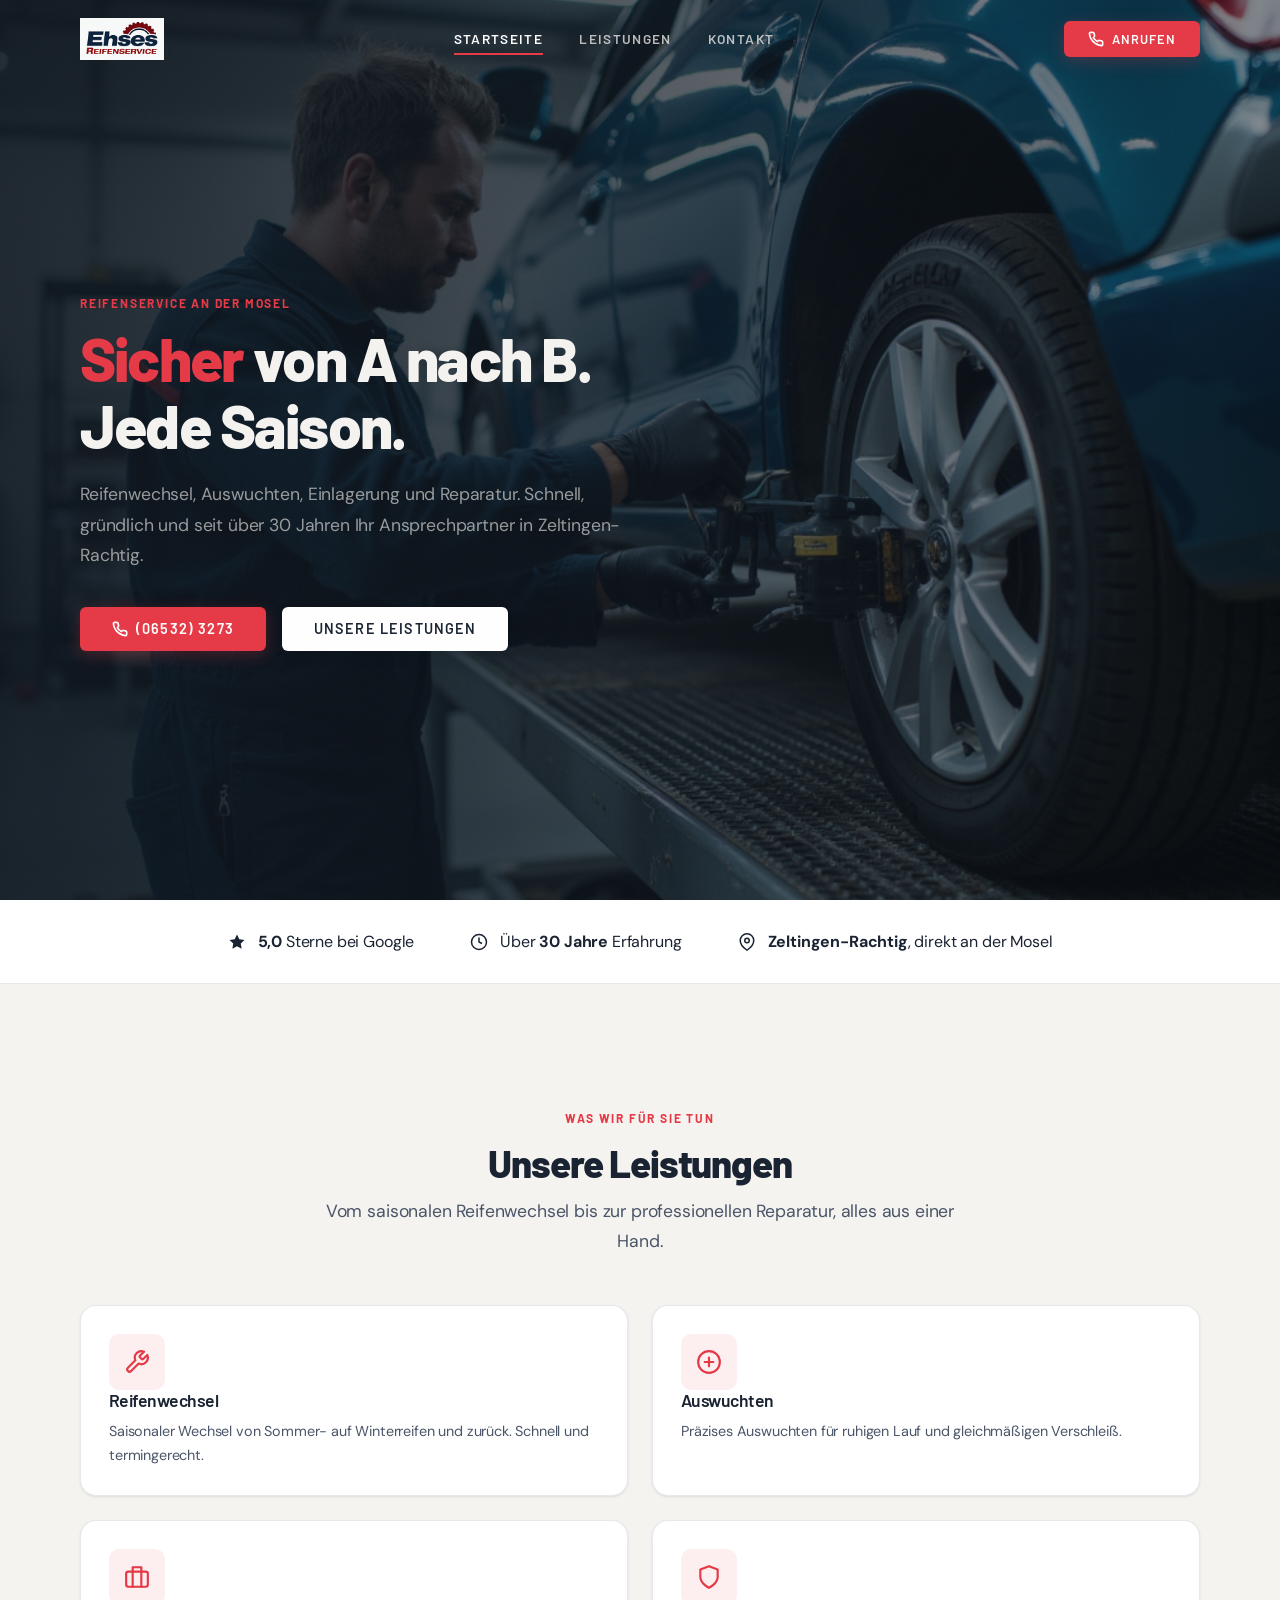
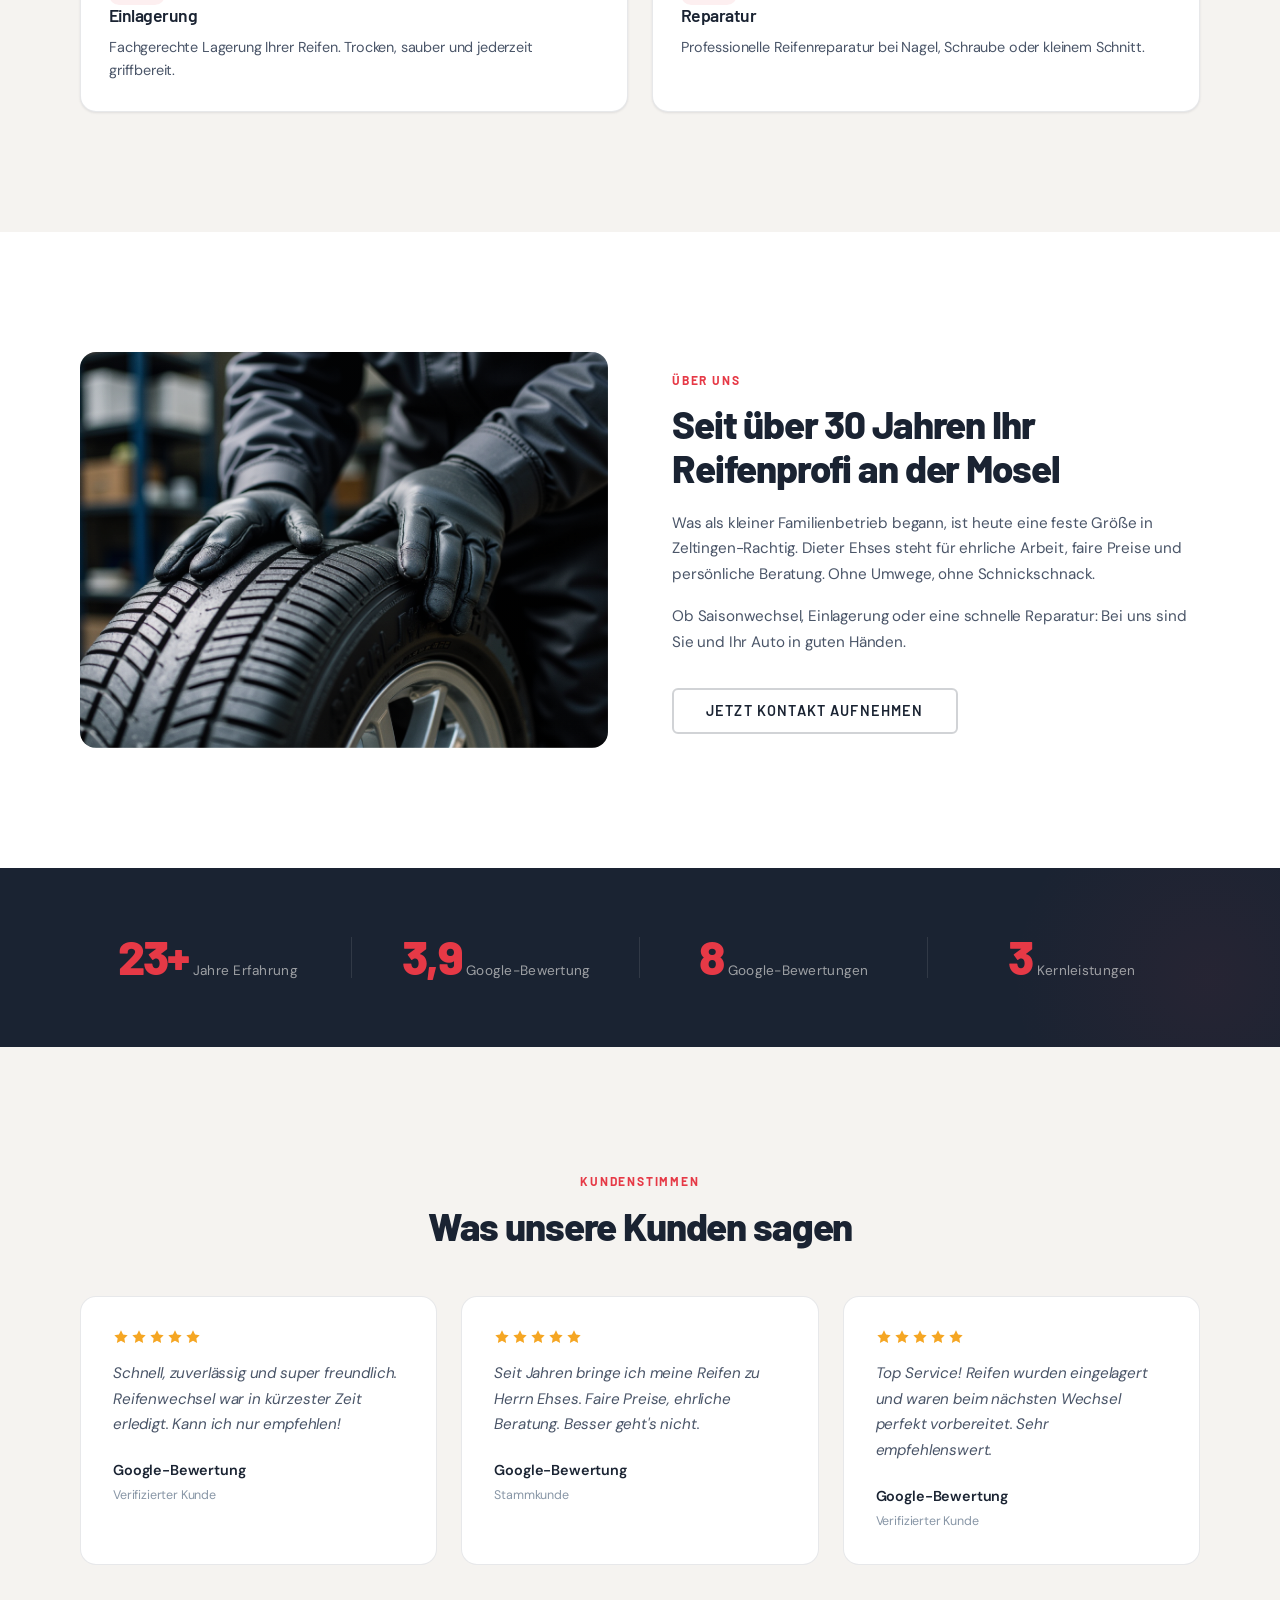
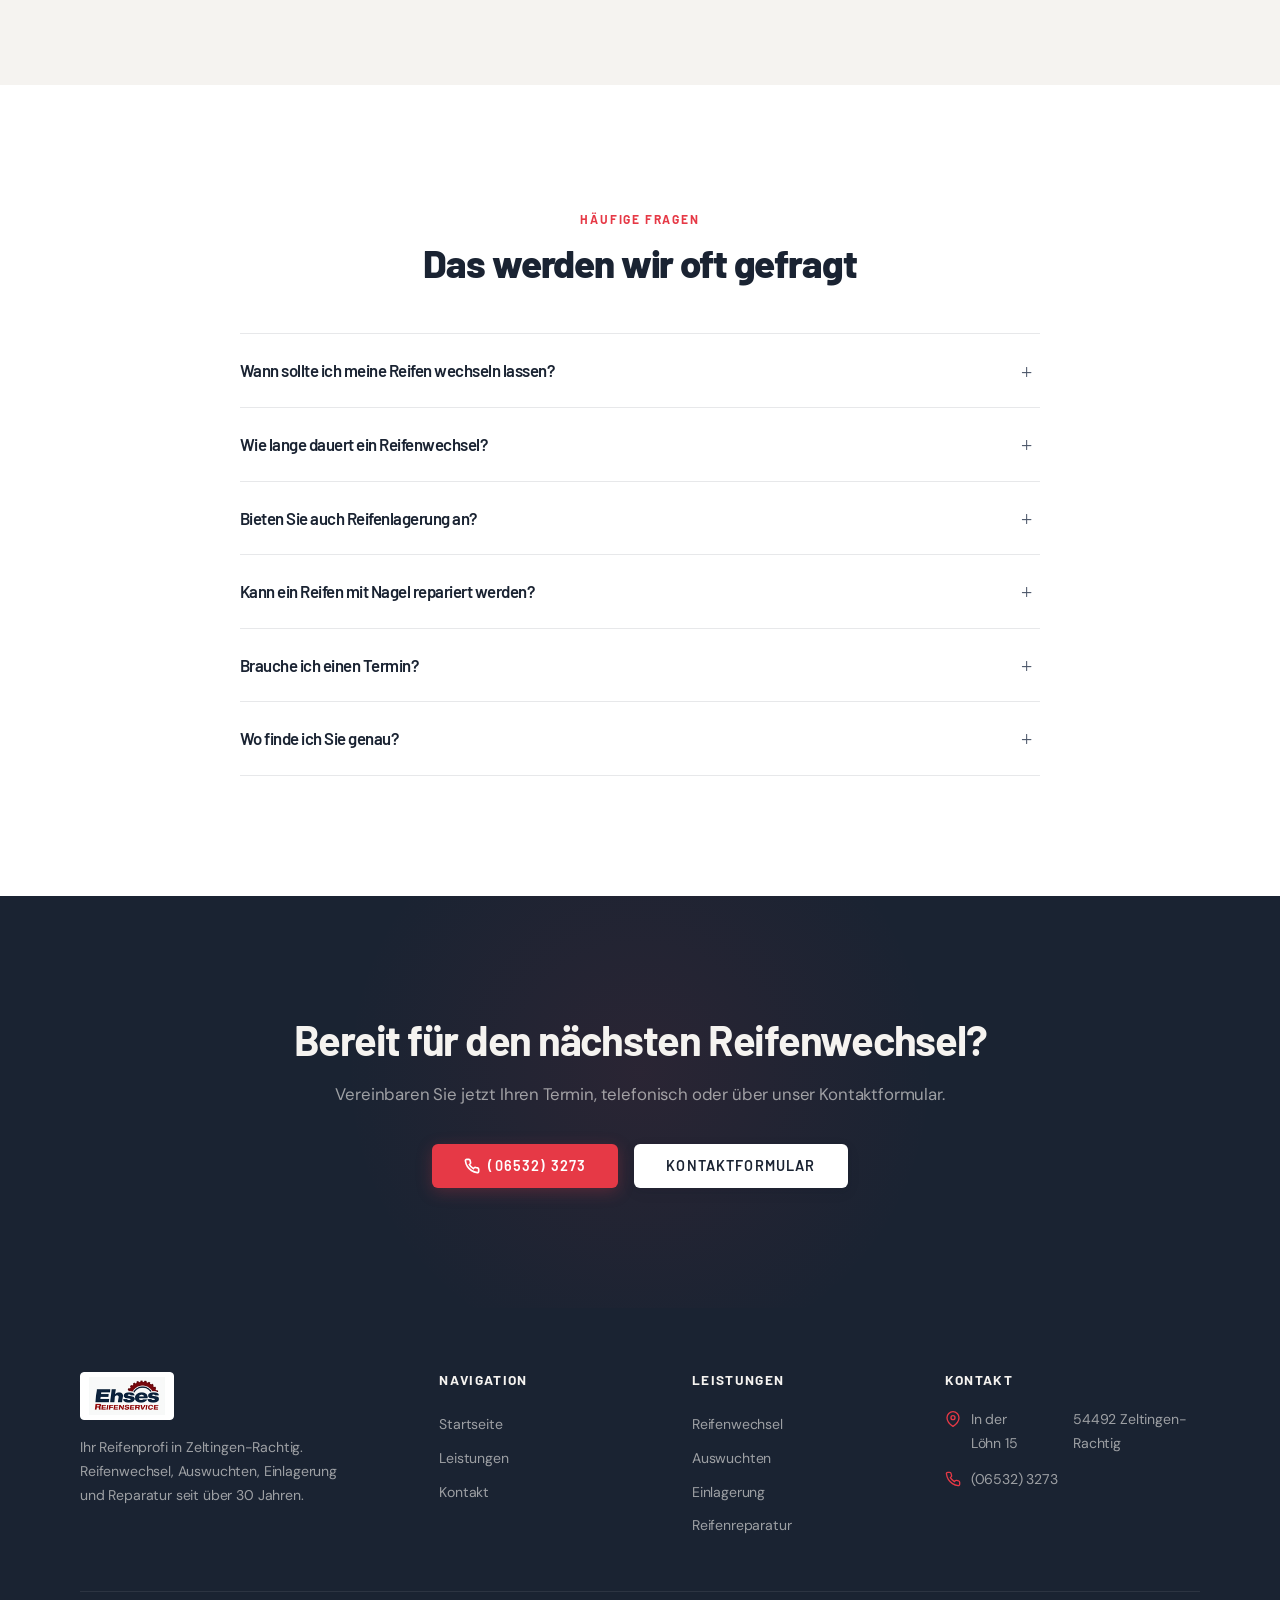
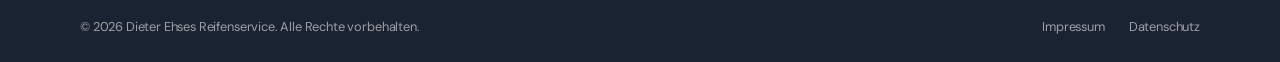
<file: index.html>
<!DOCTYPE html>
<html lang="de">
<head>
    <meta charset="UTF-8">
    <meta name="viewport" content="width=device-width, initial-scale=1.0">
    <title>Ehses Reifenservice | Ihr Reifenprofi in Zeltingen-Rachtig</title>
    <meta name="description" content="Reifenwechsel, Auswuchten, Einlagerung und Reparatur seit über 30 Jahren. Ehses Reifenservice in Zeltingen-Rachtig an der Mosel. 5,0 Sterne bei Google.">
    <link rel="canonical" href="https://ehses-reifenservice.vercel.app/">
    <meta name="robots" content="index, follow">

    <!-- Open Graph -->
    <meta property="og:title" content="Ehses Reifenservice | Ihr Reifenprofi in Zeltingen-Rachtig">
    <meta property="og:description" content="Professioneller Reifenservice an der Mosel: Wechsel, Auswuchten, Einlagerung, Reparatur. Über 30 Jahre Erfahrung. 5,0 Sterne bei Google.">
    <meta property="og:type" content="website">
    <meta property="og:locale" content="de_DE">
    <meta property="og:url" content="https://ehses-reifenservice.vercel.app/">
    <meta property="og:site_name" content="Ehses Reifenservice">
    <meta property="og:image" content="https://ehses-reifenservice.vercel.app/images/ehses-reifenservice-werkstatt-hero.png">
    <meta property="og:image:width" content="1200">
    <meta property="og:image:height" content="630">

    <!-- Twitter Card -->
    <meta name="twitter:card" content="summary_large_image">
    <meta name="twitter:title" content="Ehses Reifenservice | Ihr Reifenprofi in Zeltingen-Rachtig">
    <meta name="twitter:description" content="Professioneller Reifenservice an der Mosel: Wechsel, Auswuchten, Einlagerung, Reparatur. 5,0 Sterne bei Google.">
    <meta name="twitter:image" content="https://ehses-reifenservice.vercel.app/images/ehses-reifenservice-werkstatt-hero.png">

    <!-- Favicon -->
    <link rel="icon" type="image/png" sizes="32x32" href="images/ehses-reifenservice-favicon.png">
    <link rel="apple-touch-icon" sizes="180x180" href="images/ehses-reifenservice-favicon.png">

    <!-- Fonts -->
    <link rel="preconnect" href="https://fonts.googleapis.com">
    <link rel="preconnect" href="https://fonts.gstatic.com" crossorigin>
    <link href="https://fonts.googleapis.com/css2?family=Barlow:wght@600;700;800&family=DM+Sans:ital,opsz,wght@0,9..40,300;0,9..40,400;0,9..40,500;0,9..40,600;0,9..40,700;1,9..40,400&display=swap" rel="stylesheet">
    <link rel="stylesheet" href="styles.css">

    <!-- Schema: @graph (WebSite + AutoRepair + WebPage + FAQPage) -->
    <script type="application/ld+json">
    {
        "@context": "https://schema.org",
        "@graph": [
            {
                "@type": "WebSite",
                "@id": "https://ehses-reifenservice.vercel.app/#website",
                "url": "https://ehses-reifenservice.vercel.app/",
                "name": "Ehses Reifenservice",
                "description": "Professioneller Reifenservice in Zeltingen-Rachtig an der Mosel",
                "inLanguage": "de-DE"
            },
            {
                "@type": "AutoRepair",
                "@id": "https://ehses-reifenservice.vercel.app/#business",
                "name": "Ehses Reifenservice",
                "alternateName": "Dieter Ehses Reifenservice",
                "url": "https://ehses-reifenservice.vercel.app/",
                "logo": "https://ehses-reifenservice.vercel.app/images/ehses-reifenservice-logo.png",
                "image": "https://ehses-reifenservice.vercel.app/images/ehses-reifenservice-werkstatt-hero.png",
                "telephone": "+4965323273",
                "address": {
                    "@type": "PostalAddress",
                    "streetAddress": "In der Löhn 15",
                    "addressLocality": "Zeltingen-Rachtig",
                    "postalCode": "54492",
                    "addressCountry": "DE"
                },
                "geo": {
                    "@type": "GeoCoordinates",
                    "latitude": 49.9532,
                    "longitude": 7.0172
                },
                "areaServed": {
                    "@type": "GeoCircle",
                    "geoMidpoint": {
                        "@type": "GeoCoordinates",
                        "latitude": 49.9532,
                        "longitude": 7.0172
                    },
                    "geoRadius": "30000"
                },
                "priceRange": "$$",
                "aggregateRating": {
                    "@type": "AggregateRating",
                    "ratingValue": "5.0",
                    "reviewCount": "11",
                    "bestRating": "5"
                },
                "hasOfferCatalog": {
                    "@type": "OfferCatalog",
                    "name": "Reifenservice-Leistungen",
                    "itemListElement": [
                        {"@type": "Offer", "itemOffered": {"@type": "Service", "name": "Reifenwechsel & Montage", "description": "Saisonaler Wechsel von Sommer- auf Winterreifen inkl. Zustandsprüfung und Drehmoment-kontrollierter Montage."}},
                        {"@type": "Offer", "itemOffered": {"@type": "Service", "name": "Auswuchten", "description": "Präzises Auswuchten auf moderner Wuchtmaschine für ruhigen Lauf und weniger Verschleiß."}},
                        {"@type": "Offer", "itemOffered": {"@type": "Service", "name": "Reifeneinlagerung", "description": "Fachgerechte, trockene Lagerung Ihrer Reifen mit individueller Beschriftung."}},
                        {"@type": "Offer", "itemOffered": {"@type": "Service", "name": "Reifenreparatur", "description": "Professionelle Vulkanisierung und Flicken bei Nagel- oder Schraubenschäden."}}
                    ]
                }
            },
            {
                "@type": "WebPage",
                "@id": "https://ehses-reifenservice.vercel.app/#webpage",
                "url": "https://ehses-reifenservice.vercel.app/",
                "name": "Ehses Reifenservice | Ihr Reifenprofi in Zeltingen-Rachtig",
                "isPartOf": {"@id": "https://ehses-reifenservice.vercel.app/#website"},
                "about": {"@id": "https://ehses-reifenservice.vercel.app/#business"},
                "inLanguage": "de-DE"
            },
            {
                "@type": "FAQPage",
                "mainEntity": [
                    {
                        "@type": "Question",
                        "name": "Wann sollte ich meine Reifen wechseln lassen?",
                        "acceptedAnswer": {"@type": "Answer", "text": "Die Faustregel lautet: Von O bis O, also von Oktober bis Ostern fahren Sie mit Winterreifen. Sobald die Temperaturen dauerhaft unter 7 Grad fallen, wird es Zeit. Rufen Sie uns an unter (06532) 3273, wir finden schnell einen Termin."}
                    },
                    {
                        "@type": "Question",
                        "name": "Wie lange dauert ein Reifenwechsel?",
                        "acceptedAnswer": {"@type": "Answer", "text": "Ein kompletter Reifenwechsel (alle vier Räder) dauert bei Ehses Reifenservice in der Regel 20 bis 30 Minuten. Wenn Ihre Reifen bei uns eingelagert sind, geht es noch schneller."}
                    },
                    {
                        "@type": "Question",
                        "name": "Bieten Sie auch Reifenlagerung an?",
                        "acceptedAnswer": {"@type": "Answer", "text": "Ja, wir lagern Ihre Reifen fachgerecht ein. Trocken, sauber und jederzeit griffbereit für den nächsten Saisonwechsel. So sparen Sie sich den Platz in der Garage und den Transport."}
                    },
                    {
                        "@type": "Question",
                        "name": "Kann ein Reifen mit Nagel repariert werden?",
                        "acceptedAnswer": {"@type": "Answer", "text": "In vielen Fällen ja. Wenn der Nagel oder die Schraube in der Lauffläche steckt und der Schaden nicht zu groß ist, können wir den Reifen professionell reparieren. Kommen Sie vorbei, wir schauen es uns an."}
                    },
                    {
                        "@type": "Question",
                        "name": "Brauche ich einen Termin?",
                        "acceptedAnswer": {"@type": "Answer", "text": "Einen Termin zu vereinbaren ist empfehlenswert, damit wir uns ausreichend Zeit für Sie nehmen können. Rufen Sie uns an unter (06532) 3273."}
                    },
                    {
                        "@type": "Question",
                        "name": "Wo finde ich Ehses Reifenservice?",
                        "acceptedAnswer": {"@type": "Answer", "text": "In der Löhn 15, 54492 Zeltingen-Rachtig. Direkt an der Mosel, gut erreichbar aus dem gesamten Umkreis."}
                    }
                ]
            }
        ]
    }
    </script>
</head>
<body>

<!-- Grain Overlay -->
<div class="grain"></div>

<!-- Scroll Progress -->
<div class="scroll-progress"></div>

<!-- Header -->
<header class="header" id="header">
    <div class="container">
        <a href="index.html" class="header-logo">
            <img src="images/ehses-reifenservice-logo.png" alt="Ehses Reifenservice" class="header-logo-img">
        </a>
        <nav class="nav" id="nav">
            <a href="index.html" class="nav-link active">Startseite</a>
            <a href="leistungen.html" class="nav-link">Leistungen</a>
            <a href="kontakt.html" class="nav-link">Kontakt</a>
        </nav>
        <a href="tel:065323273" class="header-cta btn btn-accent">
            <svg xmlns="http://www.w3.org/2000/svg" width="16" height="16" viewBox="0 0 24 24" fill="none" stroke="currentColor" stroke-width="2.5" stroke-linecap="round" stroke-linejoin="round"><path d="M22 16.92v3a2 2 0 0 1-2.18 2 19.79 19.79 0 0 1-8.63-3.07 19.5 19.5 0 0 1-6-6 19.79 19.79 0 0 1-3.07-8.67A2 2 0 0 1 4.11 2h3a2 2 0 0 1 2 1.72c.127.96.361 1.903.7 2.81a2 2 0 0 1-.45 2.11L8.09 9.91a16 16 0 0 0 6 6l1.27-1.27a2 2 0 0 1 2.11-.45c.907.339 1.85.573 2.81.7A2 2 0 0 1 22 16.92z"/></svg>
            Anrufen
        </a>
        <button class="hamburger" id="hamburger" aria-label="Menü öffnen">
            <span></span><span></span><span></span>
        </button>
    </div>
</header>

<!-- Hero -->
<section class="hero">
    <div class="hero-bg" style="background-image: url('images/ehses-reifenservice-werkstatt-hero.png');"></div>
    <div class="container">
        <div class="hero-content hero-stagger">
            <span class="section-label">Reifenservice an der Mosel</span>
            <h1><em>Sicher</em> von A nach B. Jede Saison.</h1>
            <p class="hero-text">Reifenwechsel, Auswuchten, Einlagerung und Reparatur. Schnell, gründlich und seit über 30 Jahren Ihr Ansprechpartner in Zeltingen-Rachtig.</p>
            <div class="hero-actions">
                <a href="tel:065323273" class="btn btn-accent">
                    <svg xmlns="http://www.w3.org/2000/svg" width="18" height="18" viewBox="0 0 24 24" fill="none" stroke="currentColor" stroke-width="2.5" stroke-linecap="round" stroke-linejoin="round"><path d="M22 16.92v3a2 2 0 0 1-2.18 2 19.79 19.79 0 0 1-8.63-3.07 19.5 19.5 0 0 1-6-6 19.79 19.79 0 0 1-3.07-8.67A2 2 0 0 1 4.11 2h3a2 2 0 0 1 2 1.72c.127.96.361 1.903.7 2.81a2 2 0 0 1-.45 2.11L8.09 9.91a16 16 0 0 0 6 6l1.27-1.27a2 2 0 0 1 2.11-.45c.907.339 1.85.573 2.81.7A2 2 0 0 1 22 16.92z"/></svg>
                    (06532) 3273
                </a>
                <a href="leistungen.html" class="btn btn-white">Unsere Leistungen</a>
            </div>
        </div>
    </div>
</section>

<!-- Trust Bar -->
<section class="trust-bar">
    <div class="container">
        <div class="trust-item">
            <svg xmlns="http://www.w3.org/2000/svg" width="18" height="18" viewBox="0 0 24 24" fill="currentColor"><path d="M12 2l3.09 6.26L22 9.27l-5 4.87 1.18 6.88L12 17.77l-6.18 3.25L7 14.14 2 9.27l6.91-1.01L12 2z"/></svg>
            <span><strong>5,0</strong> Sterne bei Google</span>
        </div>
        <div class="trust-item">
            <svg xmlns="http://www.w3.org/2000/svg" width="18" height="18" viewBox="0 0 24 24" fill="none" stroke="currentColor" stroke-width="2"><circle cx="12" cy="12" r="10"/><polyline points="12 6 12 12 16 14"/></svg>
            <span>Über <strong>30 Jahre</strong> Erfahrung</span>
        </div>
        <div class="trust-item">
            <svg xmlns="http://www.w3.org/2000/svg" width="18" height="18" viewBox="0 0 24 24" fill="none" stroke="currentColor" stroke-width="2"><path d="M21 10c0 7-9 13-9 13s-9-6-9-13a9 9 0 0 1 18 0z"/><circle cx="12" cy="10" r="3"/></svg>
            <span><strong>Zeltingen-Rachtig</strong>, direkt an der Mosel</span>
        </div>
    </div>
</section>

<!-- Services Overview -->
<section class="section-padding">
    <div class="container">
        <div class="section-header reveal">
            <span class="section-label">Was wir für Sie tun</span>
            <h2 class="section-title">Unsere Leistungen</h2>
            <p class="section-subtitle">Vom saisonalen Reifenwechsel bis zur professionellen Reparatur, alles aus einer Hand.</p>
        </div>
        <div class="services-grid stagger-children">
            <a href="leistungen.html#reifenwechsel" class="service-card">
                <div class="service-icon">
                    <svg xmlns="http://www.w3.org/2000/svg" width="26" height="26" viewBox="0 0 24 24" fill="none" stroke="currentColor" stroke-width="2" stroke-linecap="round" stroke-linejoin="round"><path d="M14.7 6.3a1 1 0 0 0 0 1.4l1.6 1.6a1 1 0 0 0 1.4 0l3.77-3.77a6 6 0 0 1-7.94 7.94l-6.91 6.91a2.12 2.12 0 0 1-3-3l6.91-6.91a6 6 0 0 1 7.94-7.94l-3.76 3.76z"/></svg>
                </div>
                <h3>Reifenwechsel</h3>
                <p>Saisonaler Wechsel von Sommer- auf Winterreifen und zurück. Schnell und termingerecht.</p>
            </a>
            <a href="leistungen.html#auswuchten" class="service-card">
                <div class="service-icon">
                    <svg xmlns="http://www.w3.org/2000/svg" width="26" height="26" viewBox="0 0 24 24" fill="none" stroke="currentColor" stroke-width="2" stroke-linecap="round" stroke-linejoin="round"><circle cx="12" cy="12" r="10"/><line x1="12" y1="8" x2="12" y2="16"/><line x1="8" y1="12" x2="16" y2="12"/></svg>
                </div>
                <h3>Auswuchten</h3>
                <p>Präzises Auswuchten für ruhigen Lauf und gleichmäßigen Verschleiß.</p>
            </a>
            <a href="leistungen.html#einlagerung" class="service-card">
                <div class="service-icon">
                    <svg xmlns="http://www.w3.org/2000/svg" width="26" height="26" viewBox="0 0 24 24" fill="none" stroke="currentColor" stroke-width="2" stroke-linecap="round" stroke-linejoin="round"><rect x="2" y="7" width="20" height="14" rx="2" ry="2"/><polyline points="16 21 16 3 8 3 8 21"/></svg>
                </div>
                <h3>Einlagerung</h3>
                <p>Fachgerechte Lagerung Ihrer Reifen. Trocken, sauber und jederzeit griffbereit.</p>
            </a>
            <a href="leistungen.html#reparatur" class="service-card">
                <div class="service-icon">
                    <svg xmlns="http://www.w3.org/2000/svg" width="26" height="26" viewBox="0 0 24 24" fill="none" stroke="currentColor" stroke-width="2" stroke-linecap="round" stroke-linejoin="round"><path d="M12 22s8-4 8-10V5l-8-3-8 3v7c0 6 8 10 8 10z"/></svg>
                </div>
                <h3>Reparatur</h3>
                <p>Professionelle Reifenreparatur bei Nagel, Schraube oder kleinem Schnitt.</p>
            </a>
        </div>
    </div>
</section>

<!-- About Teaser -->
<section class="section-padding" style="background: var(--bg-surface);">
    <div class="container">
        <div class="about-grid">
            <div class="about-image reveal-left">
                <img src="images/reifenwechsel-montage-ehses.png" alt="Reifenwechsel und Montage bei Ehses Reifenservice in Zeltingen-Rachtig" loading="lazy">
            </div>
            <div class="about-text reveal-right">
                <span class="section-label">Über uns</span>
                <h2 class="section-title">Seit über 30 Jahren Ihr Reifenprofi an der Mosel</h2>
                <p>Was als kleiner Familienbetrieb begann, ist heute eine feste Größe in Zeltingen-Rachtig. Dieter Ehses steht für ehrliche Arbeit, faire Preise und persönliche Beratung. Ohne Umwege, ohne Schnickschnack.</p>
                <p>Ob Saisonwechsel, Einlagerung oder eine schnelle Reparatur: Bei uns sind Sie und Ihr Auto in guten Händen.</p>
                <a href="kontakt.html" class="btn btn-outline">Jetzt Kontakt aufnehmen</a>
            </div>
        </div>
    </div>
</section>

<!-- Stats -->
<section class="stats">
    <div class="container">
        <div class="stats-grid stagger-children">
            <div class="stat-item">
                <span class="stat-number" data-target="30" data-suffix="+">30+</span>
                <span class="stat-label">Jahre Erfahrung</span>
            </div>
            <div class="stat-item">
                <span class="stat-number" data-target="5.0" data-suffix="" data-decimal="true">5,0</span>
                <span class="stat-label">Google-Bewertung</span>
            </div>
            <div class="stat-item">
                <span class="stat-number" data-target="11" data-suffix="">11</span>
                <span class="stat-label">Google-Bewertungen</span>
            </div>
            <div class="stat-item">
                <span class="stat-number" data-target="4" data-suffix="">4</span>
                <span class="stat-label">Kernleistungen</span>
            </div>
        </div>
    </div>
</section>

<!-- Testimonials -->
<section class="section-padding">
    <div class="container">
        <div class="section-header reveal">
            <span class="section-label">Kundenstimmen</span>
            <h2 class="section-title">Was unsere Kunden sagen</h2>
        </div>
        <div class="testimonial-grid stagger-children">
            <div class="testimonial-card">
                <div class="testimonial-stars">
                    <svg xmlns="http://www.w3.org/2000/svg" width="16" height="16" viewBox="0 0 24 24" fill="currentColor"><path d="M12 2l3.09 6.26L22 9.27l-5 4.87 1.18 6.88L12 17.77l-6.18 3.25L7 14.14 2 9.27l6.91-1.01L12 2z"/></svg>
                    <svg xmlns="http://www.w3.org/2000/svg" width="16" height="16" viewBox="0 0 24 24" fill="currentColor"><path d="M12 2l3.09 6.26L22 9.27l-5 4.87 1.18 6.88L12 17.77l-6.18 3.25L7 14.14 2 9.27l6.91-1.01L12 2z"/></svg>
                    <svg xmlns="http://www.w3.org/2000/svg" width="16" height="16" viewBox="0 0 24 24" fill="currentColor"><path d="M12 2l3.09 6.26L22 9.27l-5 4.87 1.18 6.88L12 17.77l-6.18 3.25L7 14.14 2 9.27l6.91-1.01L12 2z"/></svg>
                    <svg xmlns="http://www.w3.org/2000/svg" width="16" height="16" viewBox="0 0 24 24" fill="currentColor"><path d="M12 2l3.09 6.26L22 9.27l-5 4.87 1.18 6.88L12 17.77l-6.18 3.25L7 14.14 2 9.27l6.91-1.01L12 2z"/></svg>
                    <svg xmlns="http://www.w3.org/2000/svg" width="16" height="16" viewBox="0 0 24 24" fill="currentColor"><path d="M12 2l3.09 6.26L22 9.27l-5 4.87 1.18 6.88L12 17.77l-6.18 3.25L7 14.14 2 9.27l6.91-1.01L12 2z"/></svg>
                </div>
                <p class="testimonial-quote">Schnell, zuverlässig und super freundlich. Reifenwechsel war in kürzester Zeit erledigt. Kann ich nur empfehlen!</p>
                <div class="testimonial-author">
                    <div class="testimonial-author-info">
                        <span class="testimonial-name">Google-Bewertung</span>
                        <span class="testimonial-source">Verifizierter Kunde</span>
                    </div>
                </div>
            </div>
            <div class="testimonial-card">
                <div class="testimonial-stars">
                    <svg xmlns="http://www.w3.org/2000/svg" width="16" height="16" viewBox="0 0 24 24" fill="currentColor"><path d="M12 2l3.09 6.26L22 9.27l-5 4.87 1.18 6.88L12 17.77l-6.18 3.25L7 14.14 2 9.27l6.91-1.01L12 2z"/></svg>
                    <svg xmlns="http://www.w3.org/2000/svg" width="16" height="16" viewBox="0 0 24 24" fill="currentColor"><path d="M12 2l3.09 6.26L22 9.27l-5 4.87 1.18 6.88L12 17.77l-6.18 3.25L7 14.14 2 9.27l6.91-1.01L12 2z"/></svg>
                    <svg xmlns="http://www.w3.org/2000/svg" width="16" height="16" viewBox="0 0 24 24" fill="currentColor"><path d="M12 2l3.09 6.26L22 9.27l-5 4.87 1.18 6.88L12 17.77l-6.18 3.25L7 14.14 2 9.27l6.91-1.01L12 2z"/></svg>
                    <svg xmlns="http://www.w3.org/2000/svg" width="16" height="16" viewBox="0 0 24 24" fill="currentColor"><path d="M12 2l3.09 6.26L22 9.27l-5 4.87 1.18 6.88L12 17.77l-6.18 3.25L7 14.14 2 9.27l6.91-1.01L12 2z"/></svg>
                    <svg xmlns="http://www.w3.org/2000/svg" width="16" height="16" viewBox="0 0 24 24" fill="currentColor"><path d="M12 2l3.09 6.26L22 9.27l-5 4.87 1.18 6.88L12 17.77l-6.18 3.25L7 14.14 2 9.27l6.91-1.01L12 2z"/></svg>
                </div>
                <p class="testimonial-quote">Seit Jahren bringe ich meine Reifen zu Herrn Ehses. Faire Preise, ehrliche Beratung. Besser geht's nicht.</p>
                <div class="testimonial-author">
                    <div class="testimonial-author-info">
                        <span class="testimonial-name">Google-Bewertung</span>
                        <span class="testimonial-source">Stammkunde</span>
                    </div>
                </div>
            </div>
            <div class="testimonial-card">
                <div class="testimonial-stars">
                    <svg xmlns="http://www.w3.org/2000/svg" width="16" height="16" viewBox="0 0 24 24" fill="currentColor"><path d="M12 2l3.09 6.26L22 9.27l-5 4.87 1.18 6.88L12 17.77l-6.18 3.25L7 14.14 2 9.27l6.91-1.01L12 2z"/></svg>
                    <svg xmlns="http://www.w3.org/2000/svg" width="16" height="16" viewBox="0 0 24 24" fill="currentColor"><path d="M12 2l3.09 6.26L22 9.27l-5 4.87 1.18 6.88L12 17.77l-6.18 3.25L7 14.14 2 9.27l6.91-1.01L12 2z"/></svg>
                    <svg xmlns="http://www.w3.org/2000/svg" width="16" height="16" viewBox="0 0 24 24" fill="currentColor"><path d="M12 2l3.09 6.26L22 9.27l-5 4.87 1.18 6.88L12 17.77l-6.18 3.25L7 14.14 2 9.27l6.91-1.01L12 2z"/></svg>
                    <svg xmlns="http://www.w3.org/2000/svg" width="16" height="16" viewBox="0 0 24 24" fill="currentColor"><path d="M12 2l3.09 6.26L22 9.27l-5 4.87 1.18 6.88L12 17.77l-6.18 3.25L7 14.14 2 9.27l6.91-1.01L12 2z"/></svg>
                    <svg xmlns="http://www.w3.org/2000/svg" width="16" height="16" viewBox="0 0 24 24" fill="currentColor"><path d="M12 2l3.09 6.26L22 9.27l-5 4.87 1.18 6.88L12 17.77l-6.18 3.25L7 14.14 2 9.27l6.91-1.01L12 2z"/></svg>
                </div>
                <p class="testimonial-quote">Top Service! Reifen wurden eingelagert und waren beim nächsten Wechsel perfekt vorbereitet. Sehr empfehlenswert.</p>
                <div class="testimonial-author">
                    <div class="testimonial-author-info">
                        <span class="testimonial-name">Google-Bewertung</span>
                        <span class="testimonial-source">Verifizierter Kunde</span>
                    </div>
                </div>
            </div>
        </div>
    </div>
</section>

<!-- FAQ -->
<section class="section-padding" style="background: var(--bg-surface);">
    <div class="container">
        <div class="section-header reveal">
            <span class="section-label">Häufige Fragen</span>
            <h2 class="section-title">Das werden wir oft gefragt</h2>
        </div>
        <div class="faq-list stagger-children">
            <details class="faq-item">
                <summary class="faq-question">Wann sollte ich meine Reifen wechseln lassen?</summary>
                <div class="faq-answer"><div class="faq-answer-inner">
                    <p>Die Faustregel lautet: Von O bis O, also von Oktober bis Ostern fahren Sie mit Winterreifen. Den genauen Zeitpunkt bestimmt das Wetter. Sobald die Temperaturen dauerhaft unter 7 Grad fallen, wird es Zeit für Winterreifen. Im Frühling gilt das Gleiche umgekehrt. Rufen Sie uns einfach an, wir finden schnell einen Termin.</p>
                </div></div>
            </details>
            <details class="faq-item">
                <summary class="faq-question">Wie lange dauert ein Reifenwechsel?</summary>
                <div class="faq-answer"><div class="faq-answer-inner">
                    <p>Ein kompletter Reifenwechsel (alle vier Räder) dauert bei uns in der Regel 20 bis 30 Minuten. Wenn Ihre Reifen bei uns eingelagert sind, geht es noch schneller, weil wir alles vorbereiten können.</p>
                </div></div>
            </details>
            <details class="faq-item">
                <summary class="faq-question">Bieten Sie auch Reifenlagerung an?</summary>
                <div class="faq-answer"><div class="faq-answer-inner">
                    <p>Ja, wir lagern Ihre Reifen fachgerecht bei uns ein. Trocken, sauber und jederzeit griffbereit für den nächsten Saisonwechsel. So sparen Sie sich den Platz in der Garage und den Transport.</p>
                </div></div>
            </details>
            <details class="faq-item">
                <summary class="faq-question">Kann ein Reifen mit Nagel repariert werden?</summary>
                <div class="faq-answer"><div class="faq-answer-inner">
                    <p>In vielen Fällen ja. Wenn der Nagel oder die Schraube in der Lauffläche steckt und der Schaden nicht zu groß ist, können wir den Reifen professionell reparieren. Das spart Ihnen den Kauf eines neuen Reifens. Kommen Sie vorbei, wir schauen es uns an.</p>
                </div></div>
            </details>
            <details class="faq-item">
                <summary class="faq-question">Brauche ich einen Termin?</summary>
                <div class="faq-answer"><div class="faq-answer-inner">
                    <p>Einen Termin zu vereinbaren ist empfehlenswert, damit wir uns ausreichend Zeit für Sie nehmen können. Rufen Sie uns einfach an unter <a href="tel:065323273">(06532) 3273</a>, und wir finden gemeinsam einen passenden Termin.</p>
                </div></div>
            </details>
            <details class="faq-item">
                <summary class="faq-question">Wo finde ich Sie genau?</summary>
                <div class="faq-answer"><div class="faq-answer-inner">
                    <p>Sie finden uns in der Löhn 15, 54492 Zeltingen-Rachtig. Direkt an der Mosel, gut erreichbar aus dem gesamten Umkreis. Auf unserer <a href="kontakt.html">Kontaktseite</a> finden Sie auch eine Karte mit Wegbeschreibung.</p>
                </div></div>
            </details>
        </div>
    </div>
</section>

<!-- CTA -->
<section class="cta-section">
    <div class="container reveal">
        <h2>Bereit für den nächsten Reifenwechsel?</h2>
        <p>Vereinbaren Sie jetzt Ihren Termin, telefonisch oder über unser Kontaktformular.</p>
        <div class="hero-actions" style="justify-content: center;">
            <a href="tel:065323273" class="btn btn-accent">
                <svg xmlns="http://www.w3.org/2000/svg" width="18" height="18" viewBox="0 0 24 24" fill="none" stroke="currentColor" stroke-width="2.5"><path d="M22 16.92v3a2 2 0 0 1-2.18 2 19.79 19.79 0 0 1-8.63-3.07 19.5 19.5 0 0 1-6-6 19.79 19.79 0 0 1-3.07-8.67A2 2 0 0 1 4.11 2h3a2 2 0 0 1 2 1.72c.127.96.361 1.903.7 2.81a2 2 0 0 1-.45 2.11L8.09 9.91a16 16 0 0 0 6 6l1.27-1.27a2 2 0 0 1 2.11-.45c.907.339 1.85.573 2.81.7A2 2 0 0 1 22 16.92z"/></svg>
                (06532) 3273
            </a>
            <a href="kontakt.html" class="btn btn-white">Kontaktformular</a>
        </div>
    </div>
</section>

<!-- Footer -->
<footer class="footer">
    <div class="container">
        <div class="footer-grid">
            <div class="footer-col">
                <img src="images/ehses-reifenservice-logo.png" alt="Ehses Reifenservice" class="footer-logo-img">
                <p class="footer-about">Ihr Reifenprofi in Zeltingen-Rachtig. Reifenwechsel, Auswuchten, Einlagerung und Reparatur seit über 30 Jahren.</p>
            </div>
            <div class="footer-col">
                <h4>Navigation</h4>
                <a href="index.html">Startseite</a>
                <a href="leistungen.html">Leistungen</a>
                <a href="kontakt.html">Kontakt</a>
            </div>
            <div class="footer-col">
                <h4>Leistungen</h4>
                <a href="leistungen.html#reifenwechsel">Reifenwechsel</a>
                <a href="leistungen.html#auswuchten">Auswuchten</a>
                <a href="leistungen.html#einlagerung">Einlagerung</a>
                <a href="leistungen.html#reparatur">Reifenreparatur</a>
            </div>
            <div class="footer-col footer-contact">
                <h4>Kontakt</h4>
                <p>
                    <svg xmlns="http://www.w3.org/2000/svg" width="16" height="16" viewBox="0 0 24 24" fill="none" stroke="currentColor" stroke-width="2"><path d="M21 10c0 7-9 13-9 13s-9-6-9-13a9 9 0 0 1 18 0z"/><circle cx="12" cy="10" r="3"/></svg>
                    In der Löhn 15<br><span style="margin-left: 24px;">54492 Zeltingen-Rachtig</span>
                </p>
                <p>
                    <svg xmlns="http://www.w3.org/2000/svg" width="16" height="16" viewBox="0 0 24 24" fill="none" stroke="currentColor" stroke-width="2"><path d="M22 16.92v3a2 2 0 0 1-2.18 2 19.79 19.79 0 0 1-8.63-3.07 19.5 19.5 0 0 1-6-6 19.79 19.79 0 0 1-3.07-8.67A2 2 0 0 1 4.11 2h3a2 2 0 0 1 2 1.72c.127.96.361 1.903.7 2.81a2 2 0 0 1-.45 2.11L8.09 9.91a16 16 0 0 0 6 6l1.27-1.27a2 2 0 0 1 2.11-.45c.907.339 1.85.573 2.81.7A2 2 0 0 1 22 16.92z"/></svg>
                    <a href="tel:065323273">(06532) 3273</a>
                </p>
            </div>
        </div>
        <div class="footer-bottom">
            <p>&copy; 2026 Dieter Ehses Reifenservice. Alle Rechte vorbehalten.</p>
            <div class="footer-legal">
                <a href="impressum.html">Impressum</a>
                <a href="datenschutz.html">Datenschutz</a>
            </div>
        </div>
    </div>
</footer>

<!-- Back to Top -->
<button class="back-to-top" id="backToTop" aria-label="Nach oben scrollen">
    <svg xmlns="http://www.w3.org/2000/svg" width="20" height="20" viewBox="0 0 24 24" fill="none" stroke="currentColor" stroke-width="2.5" stroke-linecap="round" stroke-linejoin="round"><polyline points="18 15 12 9 6 15"/></svg>
</button>

<!-- Mobile Sticky CTA -->
<div class="mobile-sticky-cta" id="mobileCta">
    <a href="tel:065323273" class="btn btn-accent" style="flex: 1; text-align: center;">
        <svg xmlns="http://www.w3.org/2000/svg" width="16" height="16" viewBox="0 0 24 24" fill="none" stroke="currentColor" stroke-width="2.5"><path d="M22 16.92v3a2 2 0 0 1-2.18 2 19.79 19.79 0 0 1-8.63-3.07 19.5 19.5 0 0 1-6-6 19.79 19.79 0 0 1-3.07-8.67A2 2 0 0 1 4.11 2h3a2 2 0 0 1 2 1.72c.127.96.361 1.903.7 2.81a2 2 0 0 1-.45 2.11L8.09 9.91a16 16 0 0 0 6 6l1.27-1.27a2 2 0 0 1 2.11-.45c.907.339 1.85.573 2.81.7A2 2 0 0 1 22 16.92z"/></svg>
        Jetzt anrufen
    </a>
    <a href="kontakt.html" class="btn btn-outline" style="flex: 1; text-align: center; border-color: rgba(255,255,255,0.2); color: #fff;">Kontakt</a>
</div>

<script src="script.js"></script>
</body>
</html>
</file>
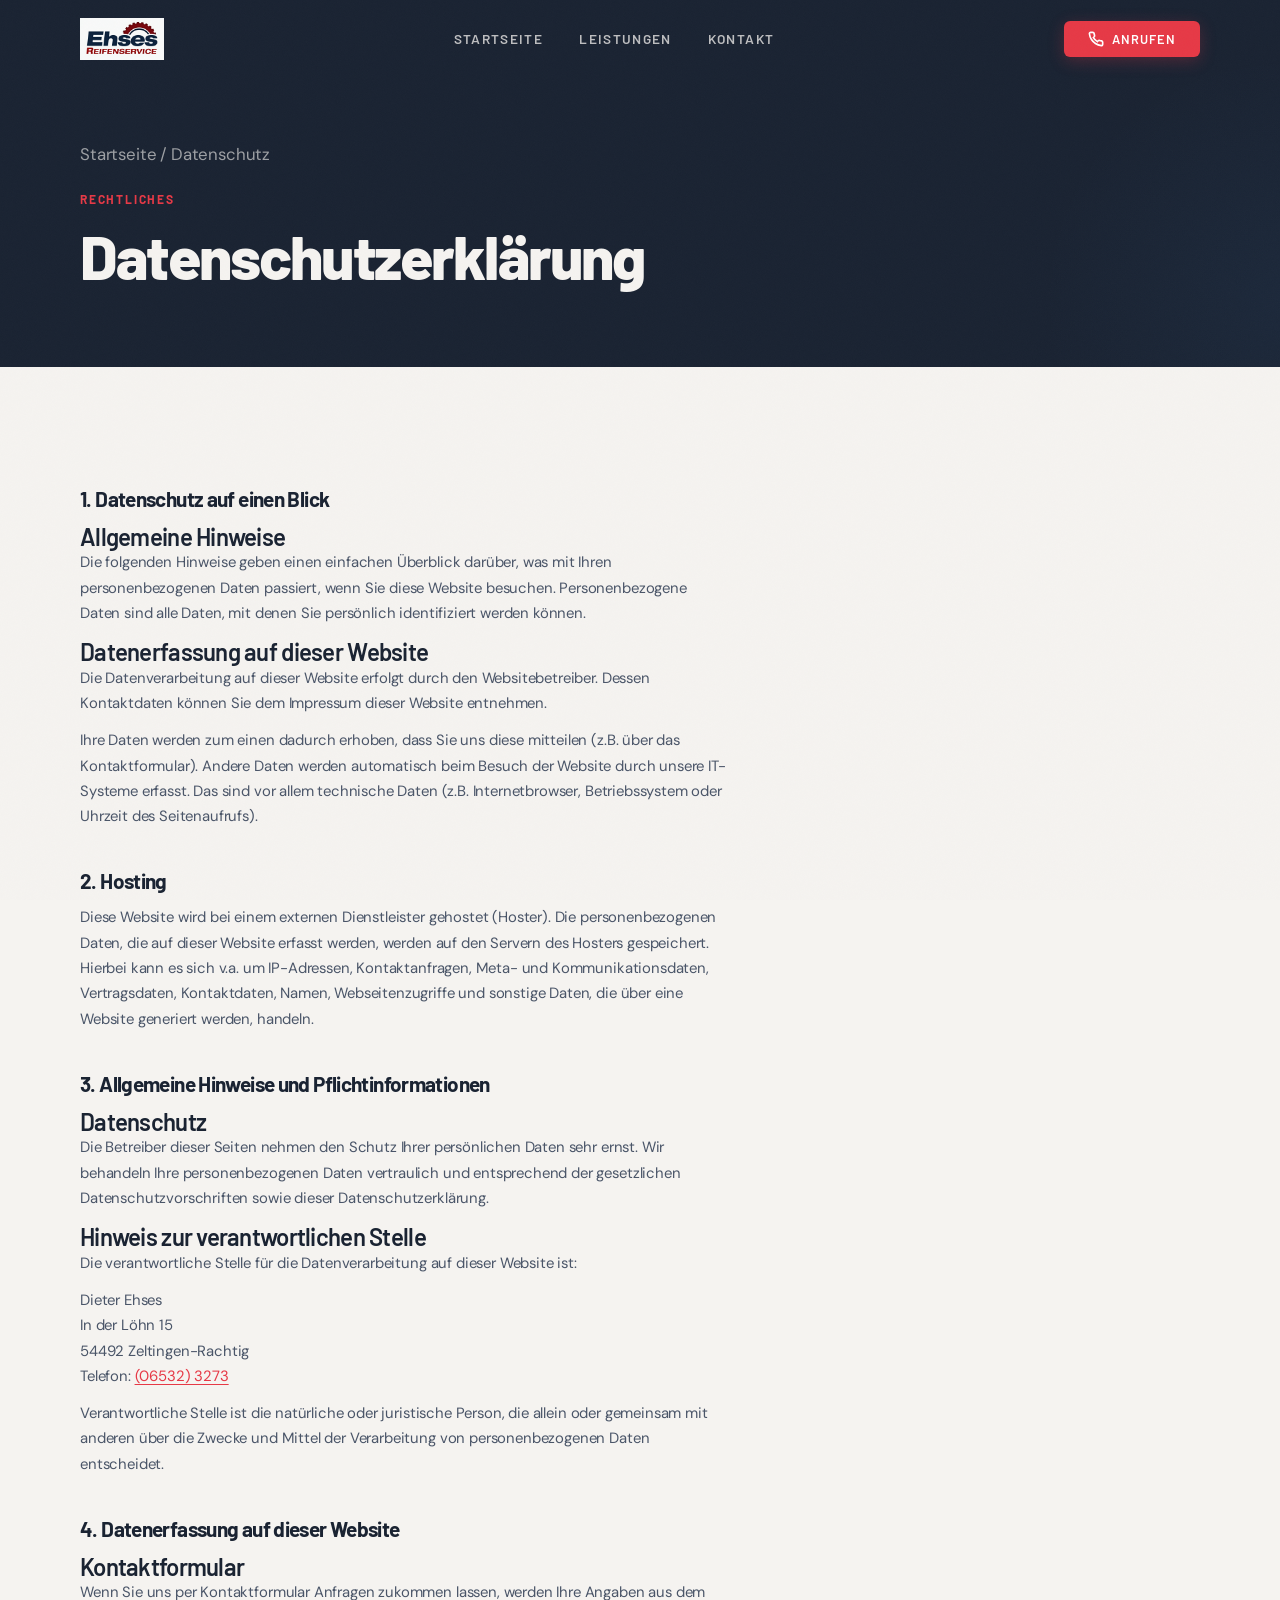
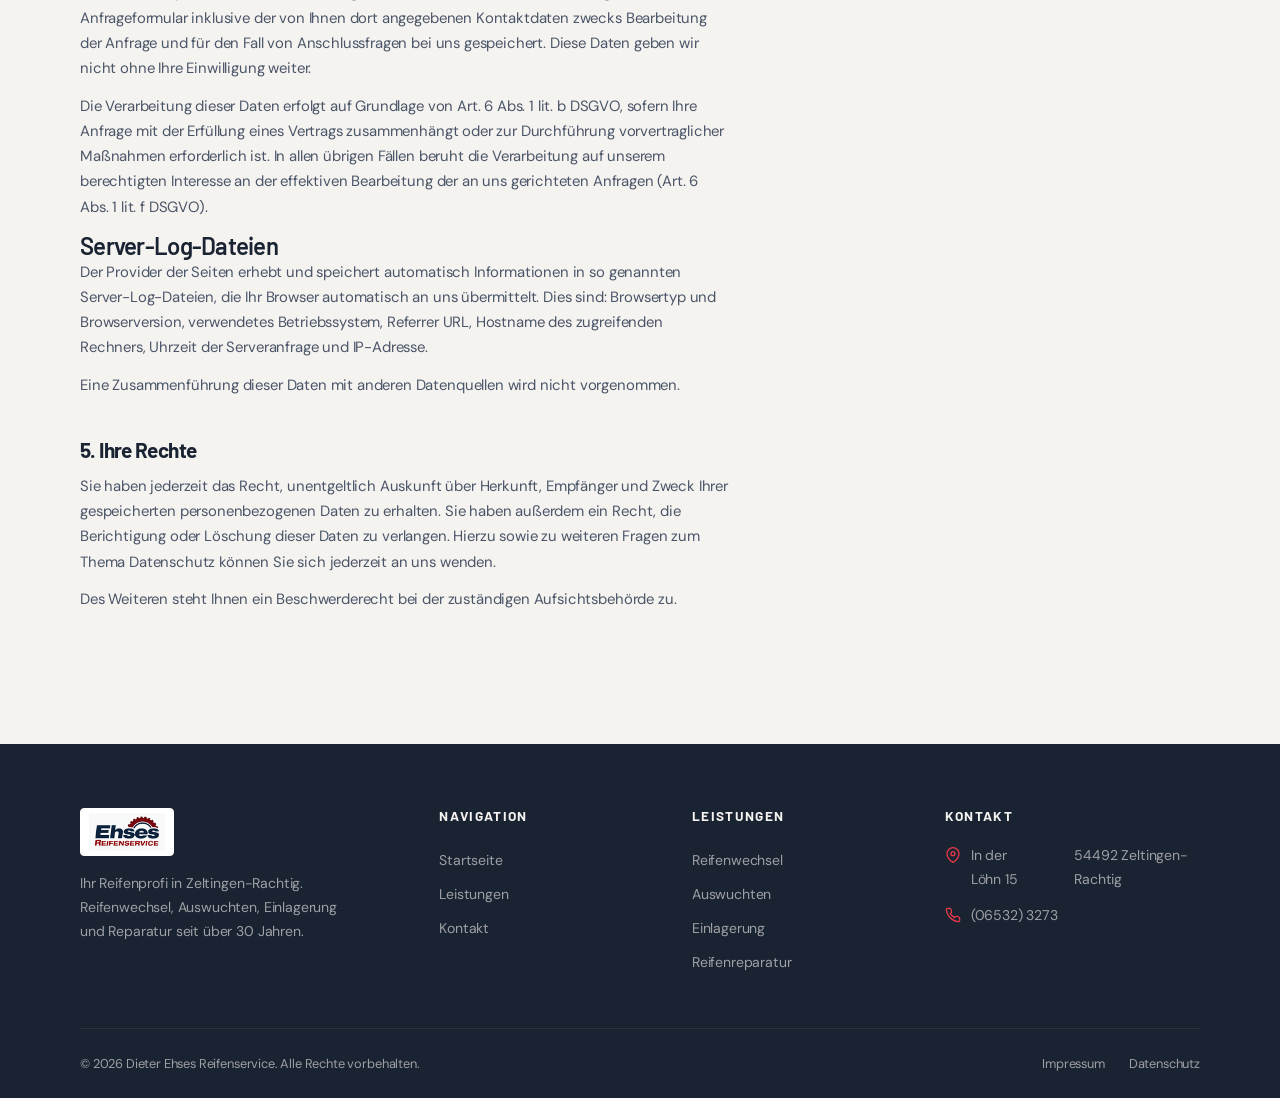
<file: datenschutz.html>
<!DOCTYPE html>
<html lang="de">
<head>
    <meta charset="UTF-8">
    <meta name="viewport" content="width=device-width, initial-scale=1.0">
    <title>Datenschutz | Ehses Reifenservice</title>
    <meta name="description" content="Datenschutzerklärung von Ehses Reifenservice in Zeltingen-Rachtig.">
    <meta name="robots" content="noindex, follow">
    <link rel="canonical" href="https://ehses-reifenservice.vercel.app/datenschutz.html">

    <meta property="og:title" content="Datenschutz | Ehses Reifenservice">
    <meta property="og:description" content="Datenschutzerklärung von Ehses Reifenservice.">
    <meta property="og:type" content="website">
    <meta property="og:locale" content="de_DE">
    <meta property="og:url" content="https://ehses-reifenservice.vercel.app/datenschutz.html">
    <meta property="og:site_name" content="Ehses Reifenservice">
    <meta name="twitter:card" content="summary">
    <meta name="twitter:title" content="Datenschutz | Ehses Reifenservice">

    <link rel="icon" type="image/png" href="images/ehses-reifenservice-favicon.png">
    <link rel="apple-touch-icon" href="images/ehses-reifenservice-favicon.png">
    <link rel="preconnect" href="https://fonts.googleapis.com">
    <link rel="preconnect" href="https://fonts.gstatic.com" crossorigin>
    <link href="https://fonts.googleapis.com/css2?family=Barlow:wght@600;700;800&family=DM+Sans:ital,opsz,wght@0,9..40,300;0,9..40,400;0,9..40,500;0,9..40,600;0,9..40,700;1,9..40,400&display=swap" rel="stylesheet">
    <link rel="stylesheet" href="styles.css">
</head>
<body>
<div class="grain"></div>
<div class="scroll-progress"></div>

<!-- Header -->
<header class="header" id="header">
    <div class="container">
        <a href="index.html" class="header-logo">
            <img src="images/ehses-reifenservice-logo.png" alt="Ehses Reifenservice" class="header-logo-img">
        </a>
        <nav class="nav" id="nav">
            <a href="index.html" class="nav-link">Startseite</a>
            <a href="leistungen.html" class="nav-link">Leistungen</a>
            <a href="kontakt.html" class="nav-link">Kontakt</a>
        </nav>
        <a href="tel:065323273" class="header-cta btn btn-accent">
            <svg xmlns="http://www.w3.org/2000/svg" width="16" height="16" viewBox="0 0 24 24" fill="none" stroke="currentColor" stroke-width="2.5"><path d="M22 16.92v3a2 2 0 0 1-2.18 2 19.79 19.79 0 0 1-8.63-3.07 19.5 19.5 0 0 1-6-6 19.79 19.79 0 0 1-3.07-8.67A2 2 0 0 1 4.11 2h3a2 2 0 0 1 2 1.72c.127.96.361 1.903.7 2.81a2 2 0 0 1-.45 2.11L8.09 9.91a16 16 0 0 0 6 6l1.27-1.27a2 2 0 0 1 2.11-.45c.907.339 1.85.573 2.81.7A2 2 0 0 1 22 16.92z"/></svg>
            Anrufen
        </a>
        <button class="hamburger" id="hamburger" aria-label="Menü">
            <span></span><span></span><span></span>
        </button>
    </div>
</header>

<!-- Page Hero -->
<section class="page-hero">
    <div class="container">
        <p class="breadcrumb"><a href="index.html">Startseite</a> / Datenschutz</p>
        <span class="section-label">Rechtliches</span>
        <h1>Datenschutzerklärung</h1>
    </div>
</section>

<!-- Datenschutz Content -->
<section style="padding: var(--section-padding) 0;">
    <div class="container">
        <div class="legal-content reveal">

            <h2>1. Datenschutz auf einen Blick</h2>
            <h3>Allgemeine Hinweise</h3>
            <p>Die folgenden Hinweise geben einen einfachen Überblick darüber, was mit Ihren personenbezogenen Daten passiert, wenn Sie diese Website besuchen. Personenbezogene Daten sind alle Daten, mit denen Sie persönlich identifiziert werden können.</p>
            <h3>Datenerfassung auf dieser Website</h3>
            <p>Die Datenverarbeitung auf dieser Website erfolgt durch den Websitebetreiber. Dessen Kontaktdaten können Sie dem Impressum dieser Website entnehmen.</p>
            <p>Ihre Daten werden zum einen dadurch erhoben, dass Sie uns diese mitteilen (z.B. über das Kontaktformular). Andere Daten werden automatisch beim Besuch der Website durch unsere IT-Systeme erfasst. Das sind vor allem technische Daten (z.B. Internetbrowser, Betriebssystem oder Uhrzeit des Seitenaufrufs).</p>

            <h2>2. Hosting</h2>
            <p>Diese Website wird bei einem externen Dienstleister gehostet (Hoster). Die personenbezogenen Daten, die auf dieser Website erfasst werden, werden auf den Servern des Hosters gespeichert. Hierbei kann es sich v.a. um IP-Adressen, Kontaktanfragen, Meta- und Kommunikationsdaten, Vertragsdaten, Kontaktdaten, Namen, Webseitenzugriffe und sonstige Daten, die über eine Website generiert werden, handeln.</p>

            <h2>3. Allgemeine Hinweise und Pflichtinformationen</h2>
            <h3>Datenschutz</h3>
            <p>Die Betreiber dieser Seiten nehmen den Schutz Ihrer persönlichen Daten sehr ernst. Wir behandeln Ihre personenbezogenen Daten vertraulich und entsprechend der gesetzlichen Datenschutzvorschriften sowie dieser Datenschutzerklärung.</p>
            <h3>Hinweis zur verantwortlichen Stelle</h3>
            <p>Die verantwortliche Stelle für die Datenverarbeitung auf dieser Website ist:</p>
            <p>
                Dieter Ehses<br>
                In der Löhn 15<br>
                54492 Zeltingen-Rachtig<br>
                Telefon: <a href="tel:065323273">(06532) 3273</a>
            </p>
            <p>Verantwortliche Stelle ist die natürliche oder juristische Person, die allein oder gemeinsam mit anderen über die Zwecke und Mittel der Verarbeitung von personenbezogenen Daten entscheidet.</p>

            <h2>4. Datenerfassung auf dieser Website</h2>
            <h3>Kontaktformular</h3>
            <p>Wenn Sie uns per Kontaktformular Anfragen zukommen lassen, werden Ihre Angaben aus dem Anfrageformular inklusive der von Ihnen dort angegebenen Kontaktdaten zwecks Bearbeitung der Anfrage und für den Fall von Anschlussfragen bei uns gespeichert. Diese Daten geben wir nicht ohne Ihre Einwilligung weiter.</p>
            <p>Die Verarbeitung dieser Daten erfolgt auf Grundlage von Art. 6 Abs. 1 lit. b DSGVO, sofern Ihre Anfrage mit der Erfüllung eines Vertrags zusammenhängt oder zur Durchführung vorvertraglicher Maßnahmen erforderlich ist. In allen übrigen Fällen beruht die Verarbeitung auf unserem berechtigten Interesse an der effektiven Bearbeitung der an uns gerichteten Anfragen (Art. 6 Abs. 1 lit. f DSGVO).</p>
            <h3>Server-Log-Dateien</h3>
            <p>Der Provider der Seiten erhebt und speichert automatisch Informationen in so genannten Server-Log-Dateien, die Ihr Browser automatisch an uns übermittelt. Dies sind: Browsertyp und Browserversion, verwendetes Betriebssystem, Referrer URL, Hostname des zugreifenden Rechners, Uhrzeit der Serveranfrage und IP-Adresse.</p>
            <p>Eine Zusammenführung dieser Daten mit anderen Datenquellen wird nicht vorgenommen.</p>

            <h2>5. Ihre Rechte</h2>
            <p>Sie haben jederzeit das Recht, unentgeltlich Auskunft über Herkunft, Empfänger und Zweck Ihrer gespeicherten personenbezogenen Daten zu erhalten. Sie haben außerdem ein Recht, die Berichtigung oder Löschung dieser Daten zu verlangen. Hierzu sowie zu weiteren Fragen zum Thema Datenschutz können Sie sich jederzeit an uns wenden.</p>
            <p>Des Weiteren steht Ihnen ein Beschwerderecht bei der zuständigen Aufsichtsbehörde zu.</p>

        </div>
    </div>
</section>

<!-- Footer -->
<footer class="footer">
    <div class="container">
        <div class="footer-grid">
            <div class="footer-col">
                <img src="images/ehses-reifenservice-logo.png" alt="Ehses Reifenservice" class="footer-logo-img">
                <p class="footer-about">Ihr Reifenprofi in Zeltingen-Rachtig. Reifenwechsel, Auswuchten, Einlagerung und Reparatur seit über 30 Jahren.</p>
            </div>
            <div class="footer-col">
                <h4>Navigation</h4>
                <a href="index.html">Startseite</a>
                <a href="leistungen.html">Leistungen</a>
                <a href="kontakt.html">Kontakt</a>
            </div>
            <div class="footer-col">
                <h4>Leistungen</h4>
                <a href="leistungen.html#reifenwechsel">Reifenwechsel</a>
                <a href="leistungen.html#auswuchten">Auswuchten</a>
                <a href="leistungen.html#einlagerung">Einlagerung</a>
                <a href="leistungen.html#reparatur">Reifenreparatur</a>
            </div>
            <div class="footer-col footer-contact">
                <h4>Kontakt</h4>
                <p>
                    <svg xmlns="http://www.w3.org/2000/svg" width="16" height="16" viewBox="0 0 24 24" fill="none" stroke="currentColor" stroke-width="2"><path d="M21 10c0 7-9 13-9 13s-9-6-9-13a9 9 0 0 1 18 0z"/><circle cx="12" cy="10" r="3"/></svg>
                    In der Löhn 15<br><span style="margin-left:26px;">54492 Zeltingen-Rachtig</span>
                </p>
                <p>
                    <svg xmlns="http://www.w3.org/2000/svg" width="16" height="16" viewBox="0 0 24 24" fill="none" stroke="currentColor" stroke-width="2"><path d="M22 16.92v3a2 2 0 0 1-2.18 2 19.79 19.79 0 0 1-8.63-3.07 19.5 19.5 0 0 1-6-6 19.79 19.79 0 0 1-3.07-8.67A2 2 0 0 1 4.11 2h3a2 2 0 0 1 2 1.72 12.84 12.84 0 0 0 .7 2.81 2 2 0 0 1-.45 2.11L8.09 9.91a16 16 0 0 0 6 6l1.27-1.27a2 2 0 0 1 2.11-.45 12.84 12.84 0 0 0 2.81.7A2 2 0 0 1 22 16.92z"/></svg>
                    <a href="tel:065323273">(06532) 3273</a>
                </p>
            </div>
        </div>
        <div class="footer-bottom">
            <p>&copy; 2026 Dieter Ehses Reifenservice. Alle Rechte vorbehalten.</p>
            <div class="footer-legal">
                <a href="impressum.html">Impressum</a>
                <a href="datenschutz.html">Datenschutz</a>
            </div>
        </div>
    </div>
</footer>

<button class="back-to-top" id="backToTop" aria-label="Nach oben scrollen">
    <svg xmlns="http://www.w3.org/2000/svg" width="20" height="20" viewBox="0 0 24 24" fill="none" stroke="currentColor" stroke-width="2.5" stroke-linecap="round" stroke-linejoin="round"><polyline points="18 15 12 9 6 15"/></svg>
</button>

<script src="script.js"></script>
</body>
</html>
</file>
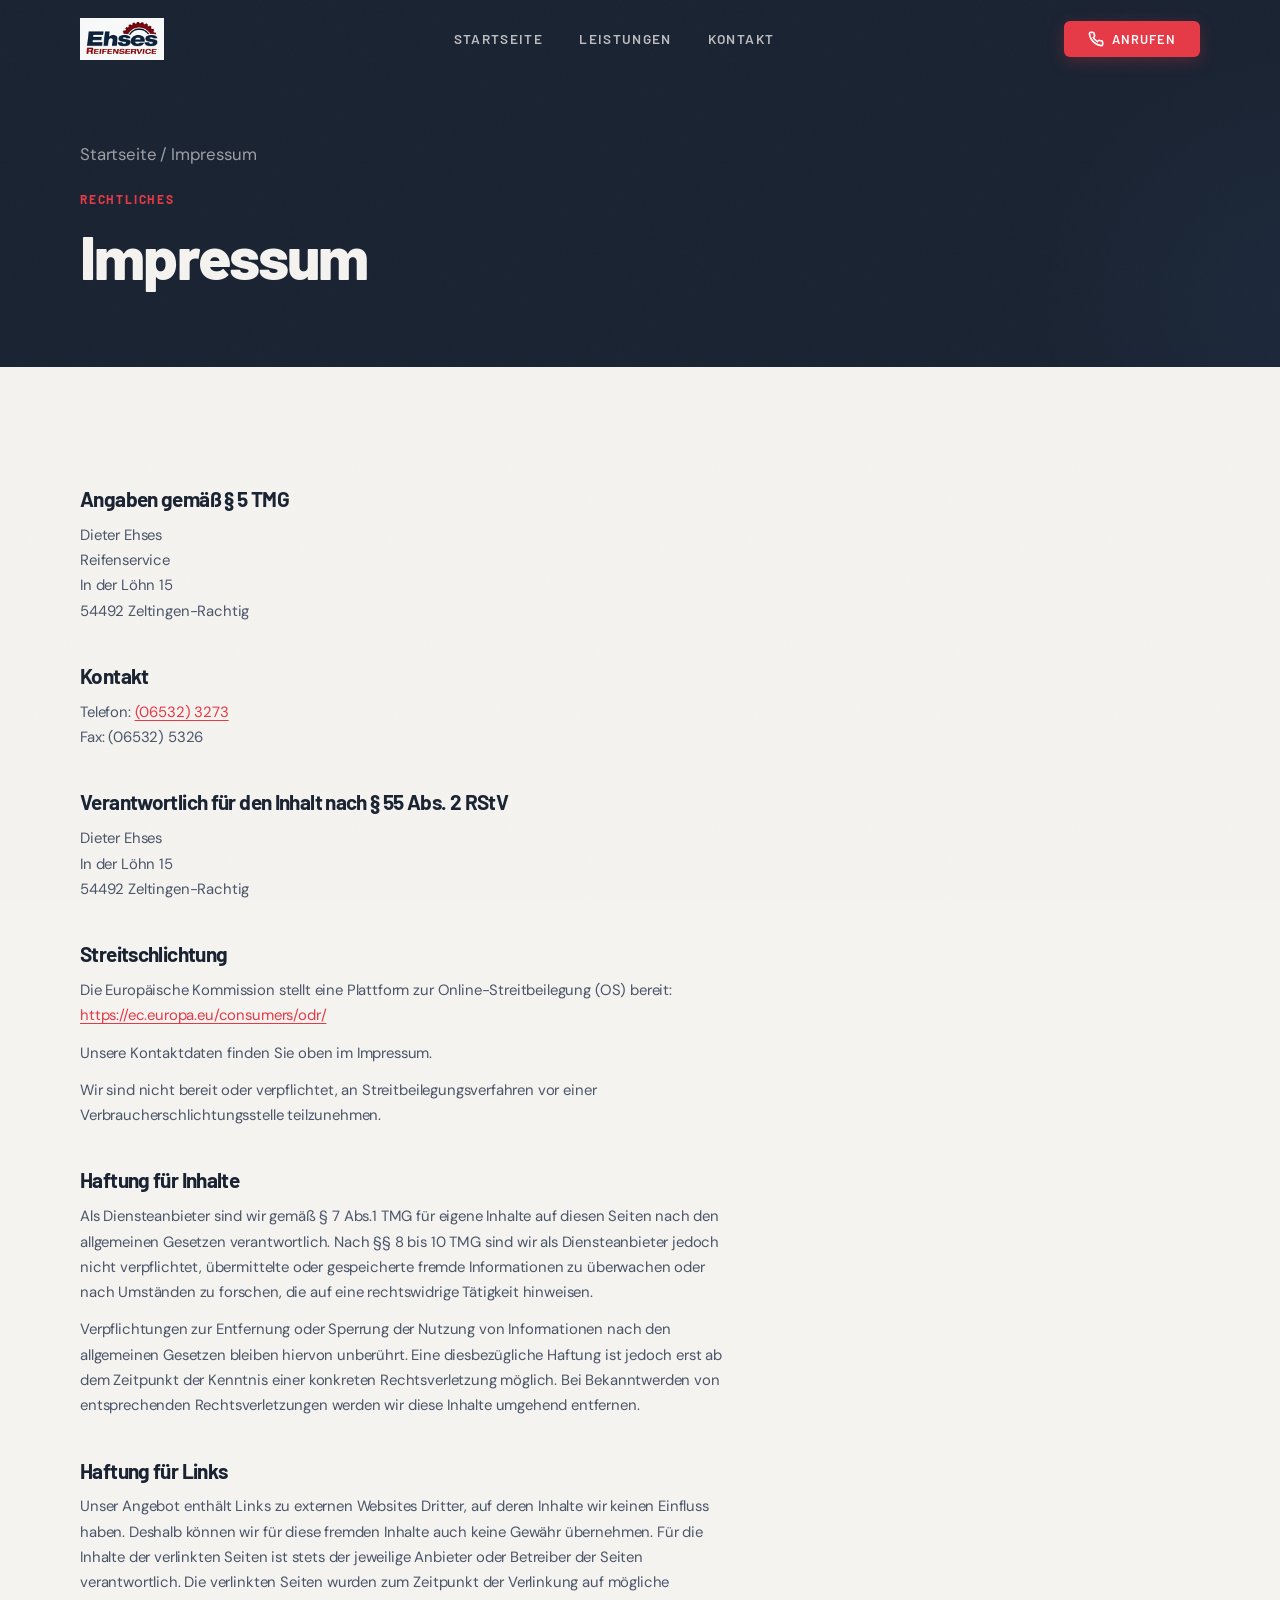
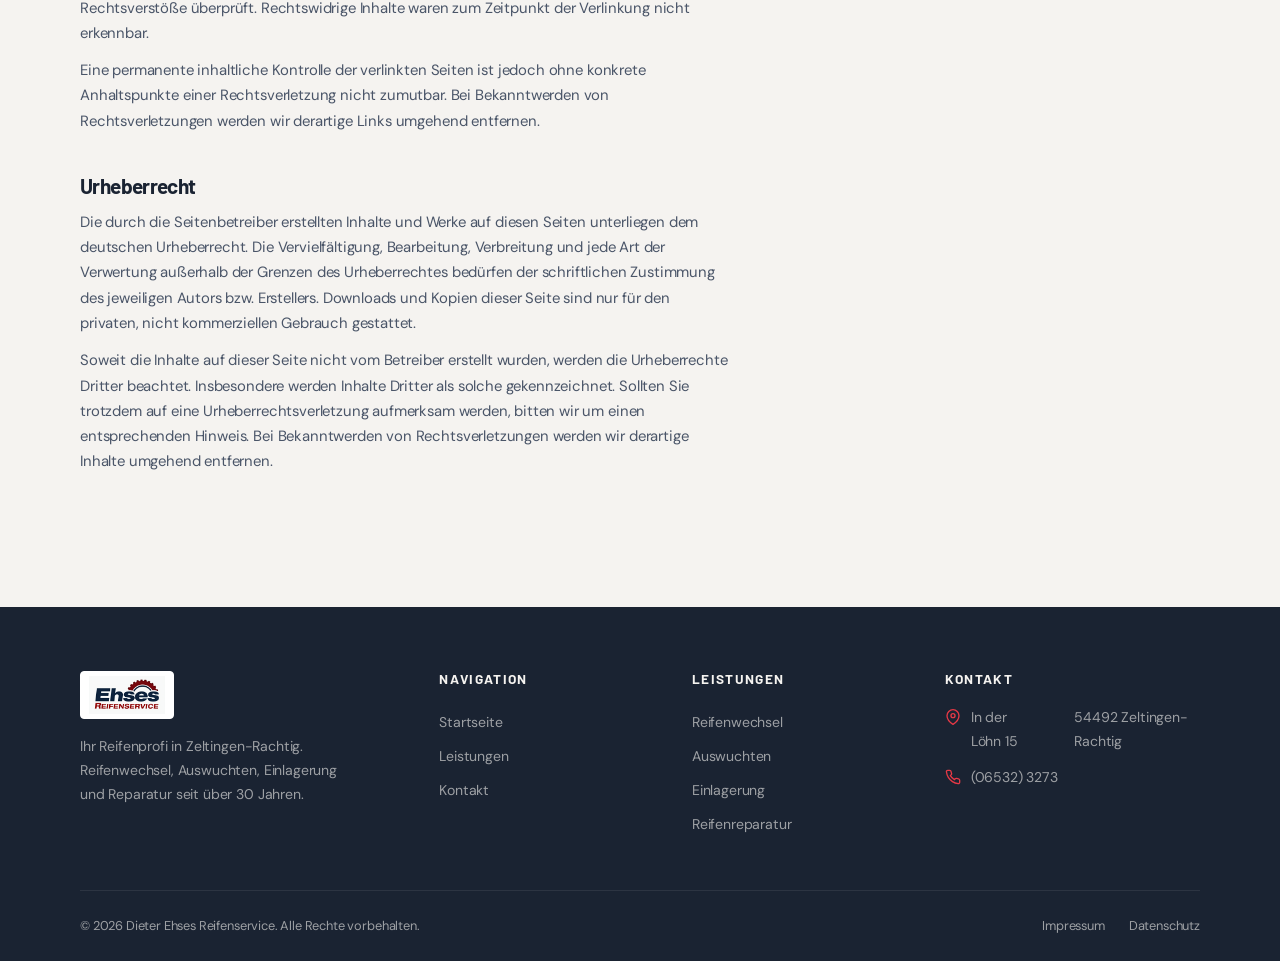
<file: impressum.html>
<!DOCTYPE html>
<html lang="de">
<head>
    <meta charset="UTF-8">
    <meta name="viewport" content="width=device-width, initial-scale=1.0">
    <title>Impressum | Ehses Reifenservice</title>
    <meta name="description" content="Impressum und rechtliche Angaben zu Ehses Reifenservice in Zeltingen-Rachtig.">
    <meta name="robots" content="noindex, follow">
    <link rel="canonical" href="https://ehses-reifenservice.vercel.app/impressum.html">

    <meta property="og:title" content="Impressum | Ehses Reifenservice">
    <meta property="og:description" content="Impressum und rechtliche Angaben zu Ehses Reifenservice.">
    <meta property="og:type" content="website">
    <meta property="og:locale" content="de_DE">
    <meta property="og:url" content="https://ehses-reifenservice.vercel.app/impressum.html">
    <meta property="og:site_name" content="Ehses Reifenservice">
    <meta name="twitter:card" content="summary">
    <meta name="twitter:title" content="Impressum | Ehses Reifenservice">

    <link rel="icon" type="image/png" href="images/ehses-reifenservice-favicon.png">
    <link rel="apple-touch-icon" href="images/ehses-reifenservice-favicon.png">
    <link rel="preconnect" href="https://fonts.googleapis.com">
    <link rel="preconnect" href="https://fonts.gstatic.com" crossorigin>
    <link href="https://fonts.googleapis.com/css2?family=Barlow:wght@600;700;800&family=DM+Sans:ital,opsz,wght@0,9..40,300;0,9..40,400;0,9..40,500;0,9..40,600;0,9..40,700;1,9..40,400&display=swap" rel="stylesheet">
    <link rel="stylesheet" href="styles.css">
</head>
<body>
<div class="grain"></div>
<div class="scroll-progress"></div>

<!-- Header -->
<header class="header" id="header">
    <div class="container">
        <a href="index.html" class="header-logo">
            <img src="images/ehses-reifenservice-logo.png" alt="Ehses Reifenservice" class="header-logo-img">
        </a>
        <nav class="nav" id="nav">
            <a href="index.html" class="nav-link">Startseite</a>
            <a href="leistungen.html" class="nav-link">Leistungen</a>
            <a href="kontakt.html" class="nav-link">Kontakt</a>
        </nav>
        <a href="tel:065323273" class="header-cta btn btn-accent">
            <svg xmlns="http://www.w3.org/2000/svg" width="16" height="16" viewBox="0 0 24 24" fill="none" stroke="currentColor" stroke-width="2.5"><path d="M22 16.92v3a2 2 0 0 1-2.18 2 19.79 19.79 0 0 1-8.63-3.07 19.5 19.5 0 0 1-6-6 19.79 19.79 0 0 1-3.07-8.67A2 2 0 0 1 4.11 2h3a2 2 0 0 1 2 1.72c.127.96.361 1.903.7 2.81a2 2 0 0 1-.45 2.11L8.09 9.91a16 16 0 0 0 6 6l1.27-1.27a2 2 0 0 1 2.11-.45c.907.339 1.85.573 2.81.7A2 2 0 0 1 22 16.92z"/></svg>
            Anrufen
        </a>
        <button class="hamburger" id="hamburger" aria-label="Menü">
            <span></span><span></span><span></span>
        </button>
    </div>
</header>

<!-- Page Hero -->
<section class="page-hero">
    <div class="container">
        <p class="breadcrumb"><a href="index.html">Startseite</a> / Impressum</p>
        <span class="section-label">Rechtliches</span>
        <h1>Impressum</h1>
    </div>
</section>

<!-- Impressum Content -->
<section style="padding: var(--section-padding) 0;">
    <div class="container">
        <div class="legal-content reveal">

            <h2>Angaben gemäß &sect; 5 TMG</h2>
            <p>
                Dieter Ehses<br>
                Reifenservice<br>
                In der Löhn 15<br>
                54492 Zeltingen-Rachtig
            </p>

            <h2>Kontakt</h2>
            <p>
                Telefon: <a href="tel:065323273">(06532) 3273</a><br>
                Fax: (06532) 5326
            </p>

            <h2>Verantwortlich für den Inhalt nach &sect; 55 Abs. 2 RStV</h2>
            <p>
                Dieter Ehses<br>
                In der Löhn 15<br>
                54492 Zeltingen-Rachtig
            </p>

            <h2>Streitschlichtung</h2>
            <p>Die Europäische Kommission stellt eine Plattform zur Online-Streitbeilegung (OS) bereit: <a href="https://ec.europa.eu/consumers/odr/" target="_blank" rel="noopener">https://ec.europa.eu/consumers/odr/</a></p>
            <p>Unsere Kontaktdaten finden Sie oben im Impressum.</p>
            <p>Wir sind nicht bereit oder verpflichtet, an Streitbeilegungsverfahren vor einer Verbraucherschlichtungsstelle teilzunehmen.</p>

            <h2>Haftung für Inhalte</h2>
            <p>Als Diensteanbieter sind wir gemäß &sect; 7 Abs.1 TMG für eigene Inhalte auf diesen Seiten nach den allgemeinen Gesetzen verantwortlich. Nach &sect;&sect; 8 bis 10 TMG sind wir als Diensteanbieter jedoch nicht verpflichtet, übermittelte oder gespeicherte fremde Informationen zu überwachen oder nach Umständen zu forschen, die auf eine rechtswidrige Tätigkeit hinweisen.</p>
            <p>Verpflichtungen zur Entfernung oder Sperrung der Nutzung von Informationen nach den allgemeinen Gesetzen bleiben hiervon unberührt. Eine diesbezügliche Haftung ist jedoch erst ab dem Zeitpunkt der Kenntnis einer konkreten Rechtsverletzung möglich. Bei Bekanntwerden von entsprechenden Rechtsverletzungen werden wir diese Inhalte umgehend entfernen.</p>

            <h2>Haftung für Links</h2>
            <p>Unser Angebot enthält Links zu externen Websites Dritter, auf deren Inhalte wir keinen Einfluss haben. Deshalb können wir für diese fremden Inhalte auch keine Gewähr übernehmen. Für die Inhalte der verlinkten Seiten ist stets der jeweilige Anbieter oder Betreiber der Seiten verantwortlich. Die verlinkten Seiten wurden zum Zeitpunkt der Verlinkung auf mögliche Rechtsverstöße überprüft. Rechtswidrige Inhalte waren zum Zeitpunkt der Verlinkung nicht erkennbar.</p>
            <p>Eine permanente inhaltliche Kontrolle der verlinkten Seiten ist jedoch ohne konkrete Anhaltspunkte einer Rechtsverletzung nicht zumutbar. Bei Bekanntwerden von Rechtsverletzungen werden wir derartige Links umgehend entfernen.</p>

            <h2>Urheberrecht</h2>
            <p>Die durch die Seitenbetreiber erstellten Inhalte und Werke auf diesen Seiten unterliegen dem deutschen Urheberrecht. Die Vervielfältigung, Bearbeitung, Verbreitung und jede Art der Verwertung außerhalb der Grenzen des Urheberrechtes bedürfen der schriftlichen Zustimmung des jeweiligen Autors bzw. Erstellers. Downloads und Kopien dieser Seite sind nur für den privaten, nicht kommerziellen Gebrauch gestattet.</p>
            <p>Soweit die Inhalte auf dieser Seite nicht vom Betreiber erstellt wurden, werden die Urheberrechte Dritter beachtet. Insbesondere werden Inhalte Dritter als solche gekennzeichnet. Sollten Sie trotzdem auf eine Urheberrechtsverletzung aufmerksam werden, bitten wir um einen entsprechenden Hinweis. Bei Bekanntwerden von Rechtsverletzungen werden wir derartige Inhalte umgehend entfernen.</p>

        </div>
    </div>
</section>

<!-- Footer -->
<footer class="footer">
    <div class="container">
        <div class="footer-grid">
            <div class="footer-col">
                <img src="images/ehses-reifenservice-logo.png" alt="Ehses Reifenservice" class="footer-logo-img">
                <p class="footer-about">Ihr Reifenprofi in Zeltingen-Rachtig. Reifenwechsel, Auswuchten, Einlagerung und Reparatur seit über 30 Jahren.</p>
            </div>
            <div class="footer-col">
                <h4>Navigation</h4>
                <a href="index.html">Startseite</a>
                <a href="leistungen.html">Leistungen</a>
                <a href="kontakt.html">Kontakt</a>
            </div>
            <div class="footer-col">
                <h4>Leistungen</h4>
                <a href="leistungen.html#reifenwechsel">Reifenwechsel</a>
                <a href="leistungen.html#auswuchten">Auswuchten</a>
                <a href="leistungen.html#einlagerung">Einlagerung</a>
                <a href="leistungen.html#reparatur">Reifenreparatur</a>
            </div>
            <div class="footer-col footer-contact">
                <h4>Kontakt</h4>
                <p>
                    <svg xmlns="http://www.w3.org/2000/svg" width="16" height="16" viewBox="0 0 24 24" fill="none" stroke="currentColor" stroke-width="2"><path d="M21 10c0 7-9 13-9 13s-9-6-9-13a9 9 0 0 1 18 0z"/><circle cx="12" cy="10" r="3"/></svg>
                    In der Löhn 15<br><span style="margin-left:26px;">54492 Zeltingen-Rachtig</span>
                </p>
                <p>
                    <svg xmlns="http://www.w3.org/2000/svg" width="16" height="16" viewBox="0 0 24 24" fill="none" stroke="currentColor" stroke-width="2"><path d="M22 16.92v3a2 2 0 0 1-2.18 2 19.79 19.79 0 0 1-8.63-3.07 19.5 19.5 0 0 1-6-6 19.79 19.79 0 0 1-3.07-8.67A2 2 0 0 1 4.11 2h3a2 2 0 0 1 2 1.72 12.84 12.84 0 0 0 .7 2.81 2 2 0 0 1-.45 2.11L8.09 9.91a16 16 0 0 0 6 6l1.27-1.27a2 2 0 0 1 2.11-.45 12.84 12.84 0 0 0 2.81.7A2 2 0 0 1 22 16.92z"/></svg>
                    <a href="tel:065323273">(06532) 3273</a>
                </p>
            </div>
        </div>
        <div class="footer-bottom">
            <p>&copy; 2026 Dieter Ehses Reifenservice. Alle Rechte vorbehalten.</p>
            <div class="footer-legal">
                <a href="impressum.html">Impressum</a>
                <a href="datenschutz.html">Datenschutz</a>
            </div>
        </div>
    </div>
</footer>

<button class="back-to-top" id="backToTop" aria-label="Nach oben scrollen">
    <svg xmlns="http://www.w3.org/2000/svg" width="20" height="20" viewBox="0 0 24 24" fill="none" stroke="currentColor" stroke-width="2.5" stroke-linecap="round" stroke-linejoin="round"><polyline points="18 15 12 9 6 15"/></svg>
</button>

<script src="script.js"></script>
</body>
</html>
</file>
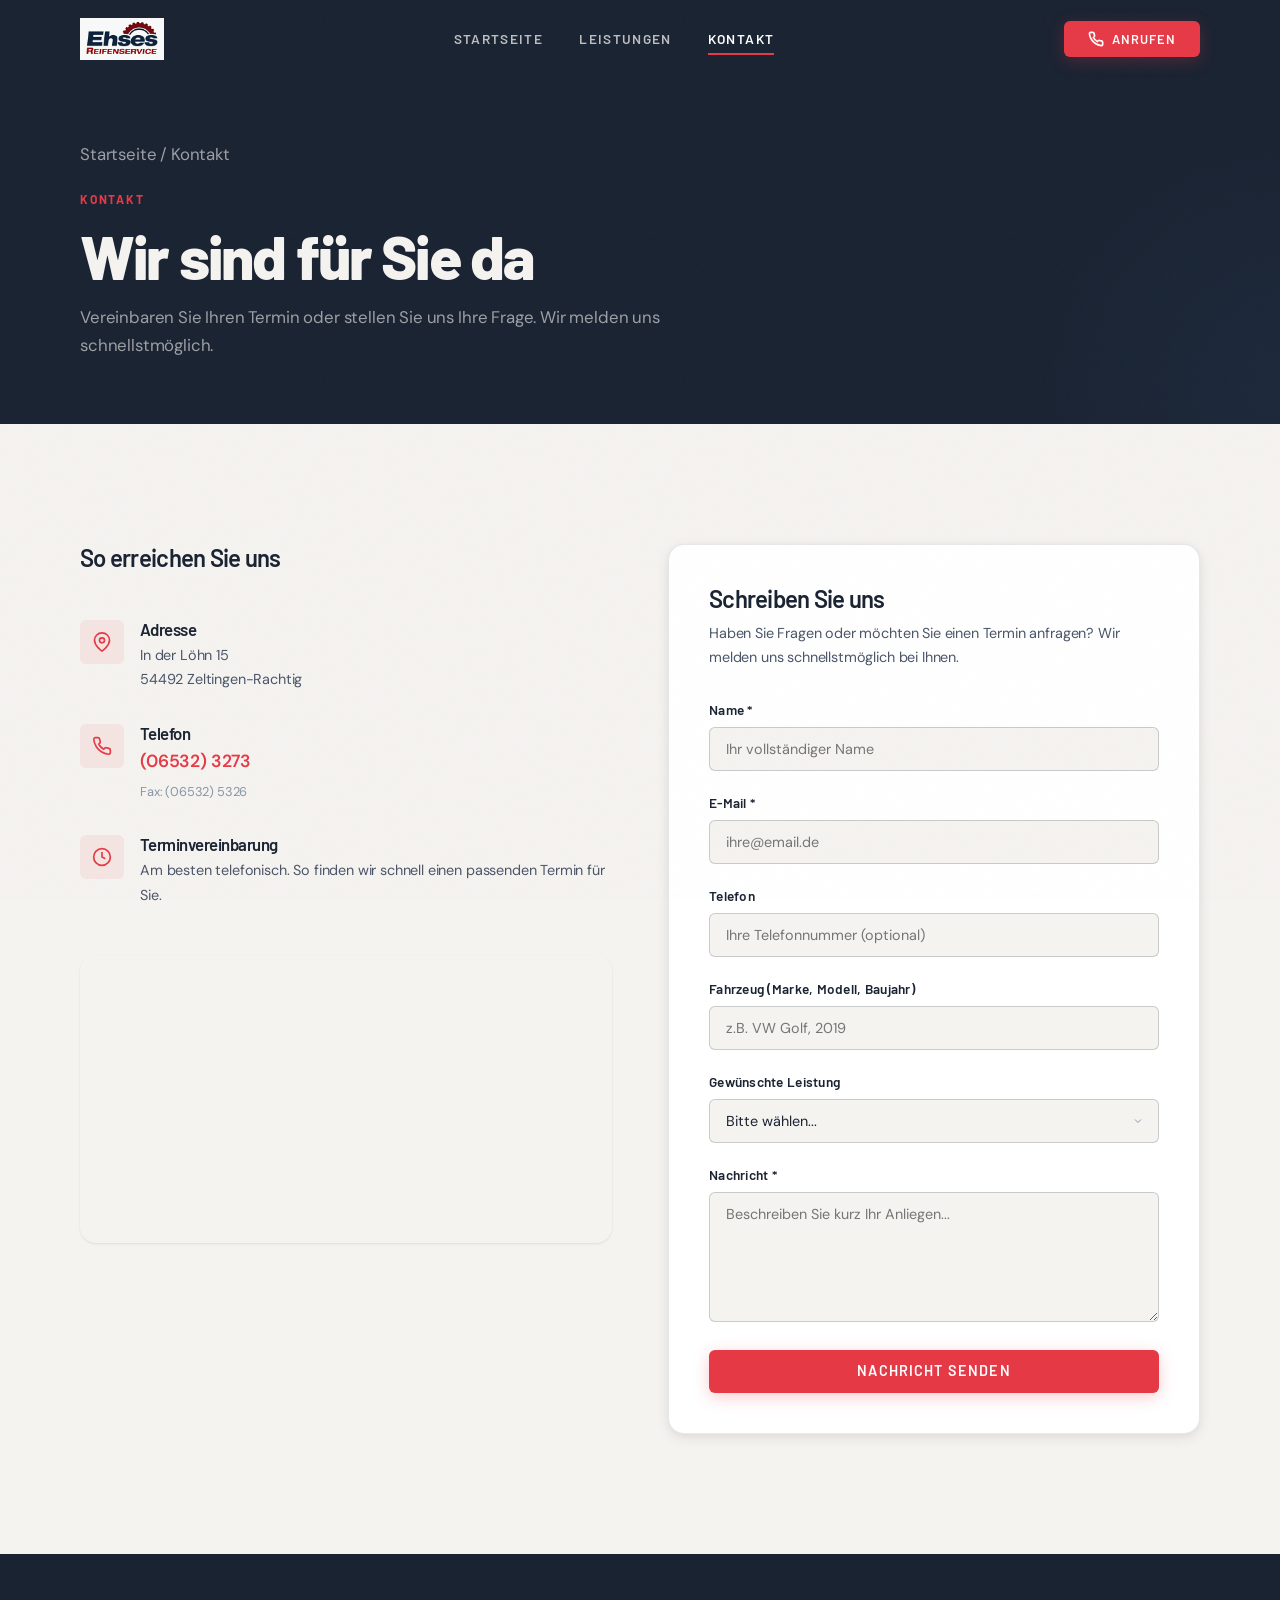
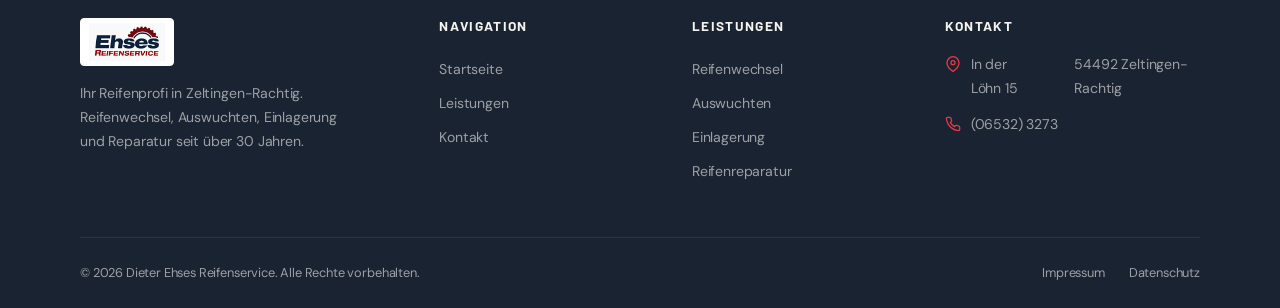
<file: kontakt.html>
<!DOCTYPE html>
<html lang="de">
<head>
    <meta charset="UTF-8">
    <meta name="viewport" content="width=device-width, initial-scale=1.0">
    <title>Kontakt | Ehses Reifenservice in Zeltingen-Rachtig</title>
    <meta name="description" content="Kontaktieren Sie Ehses Reifenservice: In der Löhn 15, Zeltingen-Rachtig. Termin vereinbaren unter (06532) 3273 oder über unser Kontaktformular.">
    <meta name="robots" content="index, follow">
    <link rel="canonical" href="https://ehses-reifenservice.vercel.app/kontakt.html">

    <!-- Open Graph -->
    <meta property="og:title" content="Kontakt | Ehses Reifenservice">
    <meta property="og:description" content="Vereinbaren Sie Ihren Termin: (06532) 3273 oder Kontaktformular. In der Löhn 15, Zeltingen-Rachtig.">
    <meta property="og:type" content="website">
    <meta property="og:locale" content="de_DE">
    <meta property="og:url" content="https://ehses-reifenservice.vercel.app/kontakt.html">
    <meta property="og:site_name" content="Ehses Reifenservice">
    <meta property="og:image" content="https://ehses-reifenservice.vercel.app/images/ehses-reifenservice-logo.png">
    <meta property="og:image:width" content="1200">
    <meta property="og:image:height" content="630">

    <!-- Twitter Card -->
    <meta name="twitter:card" content="summary">
    <meta name="twitter:title" content="Kontakt | Ehses Reifenservice">
    <meta name="twitter:description" content="Vereinbaren Sie Ihren Termin: (06532) 3273 oder Kontaktformular.">
    <meta name="twitter:image" content="https://ehses-reifenservice.vercel.app/images/ehses-reifenservice-logo.png">

    <!-- Favicon -->
    <link rel="icon" type="image/png" href="images/ehses-reifenservice-favicon.png">
    <link rel="apple-touch-icon" href="images/ehses-reifenservice-favicon.png">

    <!-- Fonts -->
    <link rel="preconnect" href="https://fonts.googleapis.com">
    <link rel="preconnect" href="https://fonts.gstatic.com" crossorigin>
    <link href="https://fonts.googleapis.com/css2?family=Barlow:wght@600;700;800&family=DM+Sans:ital,opsz,wght@0,9..40,300;0,9..40,400;0,9..40,500;0,9..40,600;0,9..40,700;1,9..40,400&display=swap" rel="stylesheet">

    <link rel="stylesheet" href="styles.css">

    <!-- Schema: BreadcrumbList + ContactPage -->
    <script type="application/ld+json">
    {
        "@context": "https://schema.org",
        "@graph": [
            {
                "@type": "BreadcrumbList",
                "itemListElement": [
                    {
                        "@type": "ListItem",
                        "position": 1,
                        "name": "Startseite",
                        "item": "https://ehses-reifenservice.vercel.app/"
                    },
                    {
                        "@type": "ListItem",
                        "position": 2,
                        "name": "Kontakt",
                        "item": "https://ehses-reifenservice.vercel.app/kontakt.html"
                    }
                ]
            },
            {
                "@type": "ContactPage",
                "name": "Kontakt | Ehses Reifenservice",
                "description": "Kontaktieren Sie Ehses Reifenservice in Zeltingen-Rachtig.",
                "url": "https://ehses-reifenservice.vercel.app/kontakt.html",
                "isPartOf": {
                    "@id": "https://ehses-reifenservice.vercel.app/#website"
                }
            }
        ]
    }
    </script>
</head>
<body>
<div class="grain"></div>
<div class="scroll-progress"></div>

<!-- Header -->
<header class="header" id="header">
    <div class="container">
        <a href="index.html" class="header-logo">
            <img src="images/ehses-reifenservice-logo.png" alt="Ehses Reifenservice" class="header-logo-img">
        </a>
        <nav class="nav" id="nav">
            <a href="index.html" class="nav-link">Startseite</a>
            <a href="leistungen.html" class="nav-link">Leistungen</a>
            <a href="kontakt.html" class="nav-link active">Kontakt</a>
        </nav>
        <a href="tel:065323273" class="header-cta btn btn-accent">
            <svg xmlns="http://www.w3.org/2000/svg" width="16" height="16" viewBox="0 0 24 24" fill="none" stroke="currentColor" stroke-width="2.5"><path d="M22 16.92v3a2 2 0 0 1-2.18 2 19.79 19.79 0 0 1-8.63-3.07 19.5 19.5 0 0 1-6-6 19.79 19.79 0 0 1-3.07-8.67A2 2 0 0 1 4.11 2h3a2 2 0 0 1 2 1.72c.127.96.361 1.903.7 2.81a2 2 0 0 1-.45 2.11L8.09 9.91a16 16 0 0 0 6 6l1.27-1.27a2 2 0 0 1 2.11-.45c.907.339 1.85.573 2.81.7A2 2 0 0 1 22 16.92z"/></svg>
            Anrufen
        </a>
        <button class="hamburger" id="hamburger" aria-label="Menü">
            <span></span><span></span><span></span>
        </button>
    </div>
</header>

<!-- Page Hero -->
<section class="page-hero">
    <div class="container">
        <p class="breadcrumb"><a href="index.html">Startseite</a> / Kontakt</p>
        <span class="section-label">Kontakt</span>
        <h1>Wir sind für Sie da</h1>
        <p>Vereinbaren Sie Ihren Termin oder stellen Sie uns Ihre Frage. Wir melden uns schnellstmöglich.</p>
    </div>
</section>

<!-- Contact Content -->
<section style="padding: var(--section-padding) 0;">
    <div class="container">
        <div class="contact-grid reveal">
            <!-- Contact Info -->
            <div class="contact-info">
                <h3 style="margin-bottom: 32px;">So erreichen Sie uns</h3>

                <div class="info-card">
                    <div class="icon">
                        <svg xmlns="http://www.w3.org/2000/svg" width="20" height="20" viewBox="0 0 24 24" fill="none" stroke="currentColor" stroke-width="2"><path d="M21 10c0 7-9 13-9 13s-9-6-9-13a9 9 0 0 1 18 0z"/><circle cx="12" cy="10" r="3"/></svg>
                    </div>
                    <div>
                        <h4>Adresse</h4>
                        <p style="margin:0;font-size:0.9rem;">In der Löhn 15<br>54492 Zeltingen-Rachtig</p>
                    </div>
                </div>

                <div class="info-card">
                    <div class="icon">
                        <svg xmlns="http://www.w3.org/2000/svg" width="20" height="20" viewBox="0 0 24 24" fill="none" stroke="currentColor" stroke-width="2"><path d="M22 16.92v3a2 2 0 0 1-2.18 2 19.79 19.79 0 0 1-8.63-3.07 19.5 19.5 0 0 1-6-6 19.79 19.79 0 0 1-3.07-8.67A2 2 0 0 1 4.11 2h3a2 2 0 0 1 2 1.72 12.84 12.84 0 0 0 .7 2.81 2 2 0 0 1-.45 2.11L8.09 9.91a16 16 0 0 0 6 6l1.27-1.27a2 2 0 0 1 2.11-.45 12.84 12.84 0 0 0 2.81.7A2 2 0 0 1 22 16.92z"/></svg>
                    </div>
                    <div>
                        <h4>Telefon</h4>
                        <p style="margin:0;"><a href="tel:065323273" style="color:var(--accent);font-weight:600;font-size:1.1rem;">(06532) 3273</a></p>
                        <p style="margin:4px 0 0;font-size:0.8rem;color:var(--text-muted);">Fax: (06532) 5326</p>
                    </div>
                </div>

                <div class="info-card" style="margin-bottom: 32px;">
                    <div class="icon">
                        <svg xmlns="http://www.w3.org/2000/svg" width="20" height="20" viewBox="0 0 24 24" fill="none" stroke="currentColor" stroke-width="2"><circle cx="12" cy="12" r="10"/><polyline points="12 6 12 12 16 14"/></svg>
                    </div>
                    <div>
                        <h4>Terminvereinbarung</h4>
                        <p style="margin:0;font-size:0.9rem;">Am besten telefonisch. So finden wir schnell einen passenden Termin für Sie.</p>
                    </div>
                </div>

                <!-- Map -->
                <div style="border-radius: var(--radius-lg); overflow: hidden; box-shadow: var(--shadow-sm);">
                    <iframe
                        src="https://www.google.com/maps/embed?pb=!1m18!1m12!1m3!1d2551.0!2d7.0172!3d49.9532!2m3!1f0!2f0!3f0!3m2!1i1024!2i768!4f13.1!3m3!1m2!1s0x0%3A0x0!2sIn%20der%20L%C3%B6hn%2015%2C%2054492%20Zeltingen-Rachtig!5e0!3m2!1sde!2sde!4v1"
                        width="100%"
                        height="280"
                        style="border:0;"
                        allowfullscreen=""
                        loading="lazy"
                        referrerpolicy="no-referrer-when-downgrade"
                        title="Standort Ehses Reifenservice">
                    </iframe>
                </div>
            </div>

            <!-- Contact Form -->
            <div class="contact-form">
                <h3 style="margin-bottom: 8px;">Schreiben Sie uns</h3>
                <p style="font-size:0.9rem;margin-bottom:28px;color:var(--text-light);">Haben Sie Fragen oder möchten Sie einen Termin anfragen? Wir melden uns schnellstmöglich bei Ihnen.</p>
                <form action="#" method="POST">
                    <div class="form-group">
                        <label for="name">Name *</label>
                        <input type="text" id="name" name="name" required placeholder="Ihr vollständiger Name">
                    </div>
                    <div class="form-group">
                        <label for="email">E-Mail *</label>
                        <input type="email" id="email" name="email" required placeholder="ihre@email.de">
                    </div>
                    <div class="form-group">
                        <label for="phone">Telefon</label>
                        <input type="tel" id="phone" name="phone" placeholder="Ihre Telefonnummer (optional)">
                    </div>
                    <div class="form-group">
                        <label for="vehicle">Fahrzeug (Marke, Modell, Baujahr)</label>
                        <input type="text" id="vehicle" name="vehicle" placeholder="z.B. VW Golf, 2019">
                    </div>
                    <div class="form-group">
                        <label for="service">Gewünschte Leistung</label>
                        <select id="service" name="service">
                            <option value="">Bitte wählen...</option>
                            <option value="reifenwechsel">Reifenwechsel</option>
                            <option value="auswuchten">Auswuchten</option>
                            <option value="einlagerung">Einlagerung</option>
                            <option value="reparatur">Reifenreparatur</option>
                            <option value="rdks">RDKS-Service</option>
                            <option value="entsorgung">Altreifenentsorgung</option>
                            <option value="beratung">Beratung / Reifenkauf</option>
                            <option value="sonstiges">Sonstiges</option>
                        </select>
                    </div>
                    <div class="form-group">
                        <label for="message">Nachricht *</label>
                        <textarea id="message" name="message" required placeholder="Beschreiben Sie kurz Ihr Anliegen..."></textarea>
                    </div>
                    <button type="submit" class="btn btn-accent" style="width:100%;">Nachricht senden</button>
                </form>
            </div>
        </div>
    </div>
</section>

<!-- Footer -->
<footer class="footer">
    <div class="container">
        <div class="footer-grid">
            <div class="footer-col">
                <img src="images/ehses-reifenservice-logo.png" alt="Ehses Reifenservice" class="footer-logo-img">
                <p class="footer-about">Ihr Reifenprofi in Zeltingen-Rachtig. Reifenwechsel, Auswuchten, Einlagerung und Reparatur seit über 30 Jahren.</p>
            </div>
            <div class="footer-col">
                <h4>Navigation</h4>
                <a href="index.html">Startseite</a>
                <a href="leistungen.html">Leistungen</a>
                <a href="kontakt.html">Kontakt</a>
            </div>
            <div class="footer-col">
                <h4>Leistungen</h4>
                <a href="leistungen.html#reifenwechsel">Reifenwechsel</a>
                <a href="leistungen.html#auswuchten">Auswuchten</a>
                <a href="leistungen.html#einlagerung">Einlagerung</a>
                <a href="leistungen.html#reparatur">Reifenreparatur</a>
            </div>
            <div class="footer-col footer-contact">
                <h4>Kontakt</h4>
                <p>
                    <svg xmlns="http://www.w3.org/2000/svg" width="16" height="16" viewBox="0 0 24 24" fill="none" stroke="currentColor" stroke-width="2"><path d="M21 10c0 7-9 13-9 13s-9-6-9-13a9 9 0 0 1 18 0z"/><circle cx="12" cy="10" r="3"/></svg>
                    In der Löhn 15<br><span style="margin-left:26px;">54492 Zeltingen-Rachtig</span>
                </p>
                <p>
                    <svg xmlns="http://www.w3.org/2000/svg" width="16" height="16" viewBox="0 0 24 24" fill="none" stroke="currentColor" stroke-width="2"><path d="M22 16.92v3a2 2 0 0 1-2.18 2 19.79 19.79 0 0 1-8.63-3.07 19.5 19.5 0 0 1-6-6 19.79 19.79 0 0 1-3.07-8.67A2 2 0 0 1 4.11 2h3a2 2 0 0 1 2 1.72 12.84 12.84 0 0 0 .7 2.81 2 2 0 0 1-.45 2.11L8.09 9.91a16 16 0 0 0 6 6l1.27-1.27a2 2 0 0 1 2.11-.45 12.84 12.84 0 0 0 2.81.7A2 2 0 0 1 22 16.92z"/></svg>
                    <a href="tel:065323273">(06532) 3273</a>
                </p>
            </div>
        </div>
        <div class="footer-bottom">
            <p>&copy; 2026 Dieter Ehses Reifenservice. Alle Rechte vorbehalten.</p>
            <div class="footer-legal">
                <a href="impressum.html">Impressum</a>
                <a href="datenschutz.html">Datenschutz</a>
            </div>
        </div>
    </div>
</footer>

<!-- Back to Top -->
<button class="back-to-top" id="backToTop" aria-label="Nach oben scrollen">
    <svg xmlns="http://www.w3.org/2000/svg" width="20" height="20" viewBox="0 0 24 24" fill="none" stroke="currentColor" stroke-width="2.5" stroke-linecap="round" stroke-linejoin="round"><polyline points="18 15 12 9 6 15"/></svg>
</button>

<!-- Mobile Sticky CTA -->
<div class="mobile-sticky-cta">
    <a href="tel:065323273" class="btn btn-accent" style="width: 100%; justify-content: center;">
        <svg xmlns="http://www.w3.org/2000/svg" width="18" height="18" viewBox="0 0 24 24" fill="none" stroke="currentColor" stroke-width="2.5"><path d="M22 16.92v3a2 2 0 0 1-2.18 2 19.79 19.79 0 0 1-8.63-3.07 19.5 19.5 0 0 1-6-6 19.79 19.79 0 0 1-3.07-8.67A2 2 0 0 1 4.11 2h3a2 2 0 0 1 2 1.72c.127.96.361 1.903.7 2.81a2 2 0 0 1-.45 2.11L8.09 9.91a16 16 0 0 0 6 6l1.27-1.27a2 2 0 0 1 2.11-.45c.907.339 1.85.573 2.81.7A2 2 0 0 1 22 16.92z"/></svg>
        Jetzt anrufen: (06532) 3273
    </a>
</div>

<script src="script.js"></script>
</body>
</html>
</file>
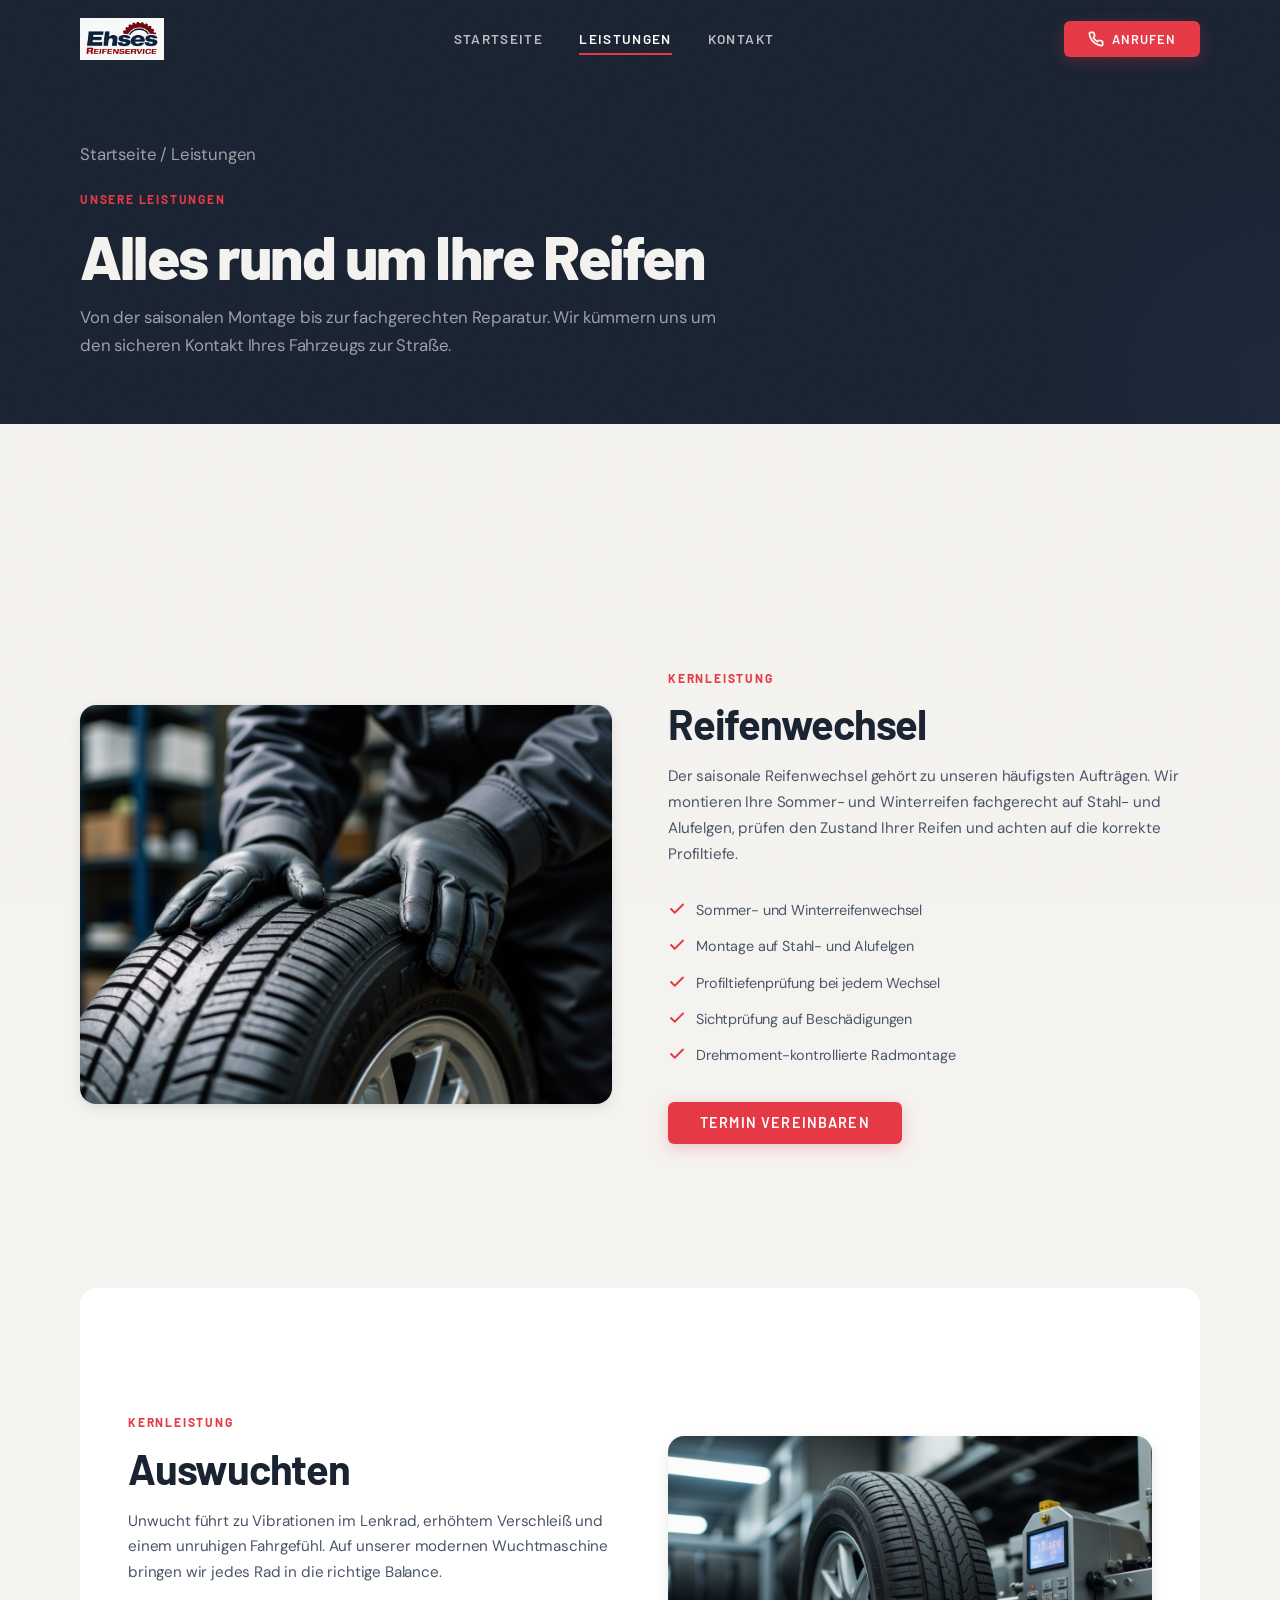
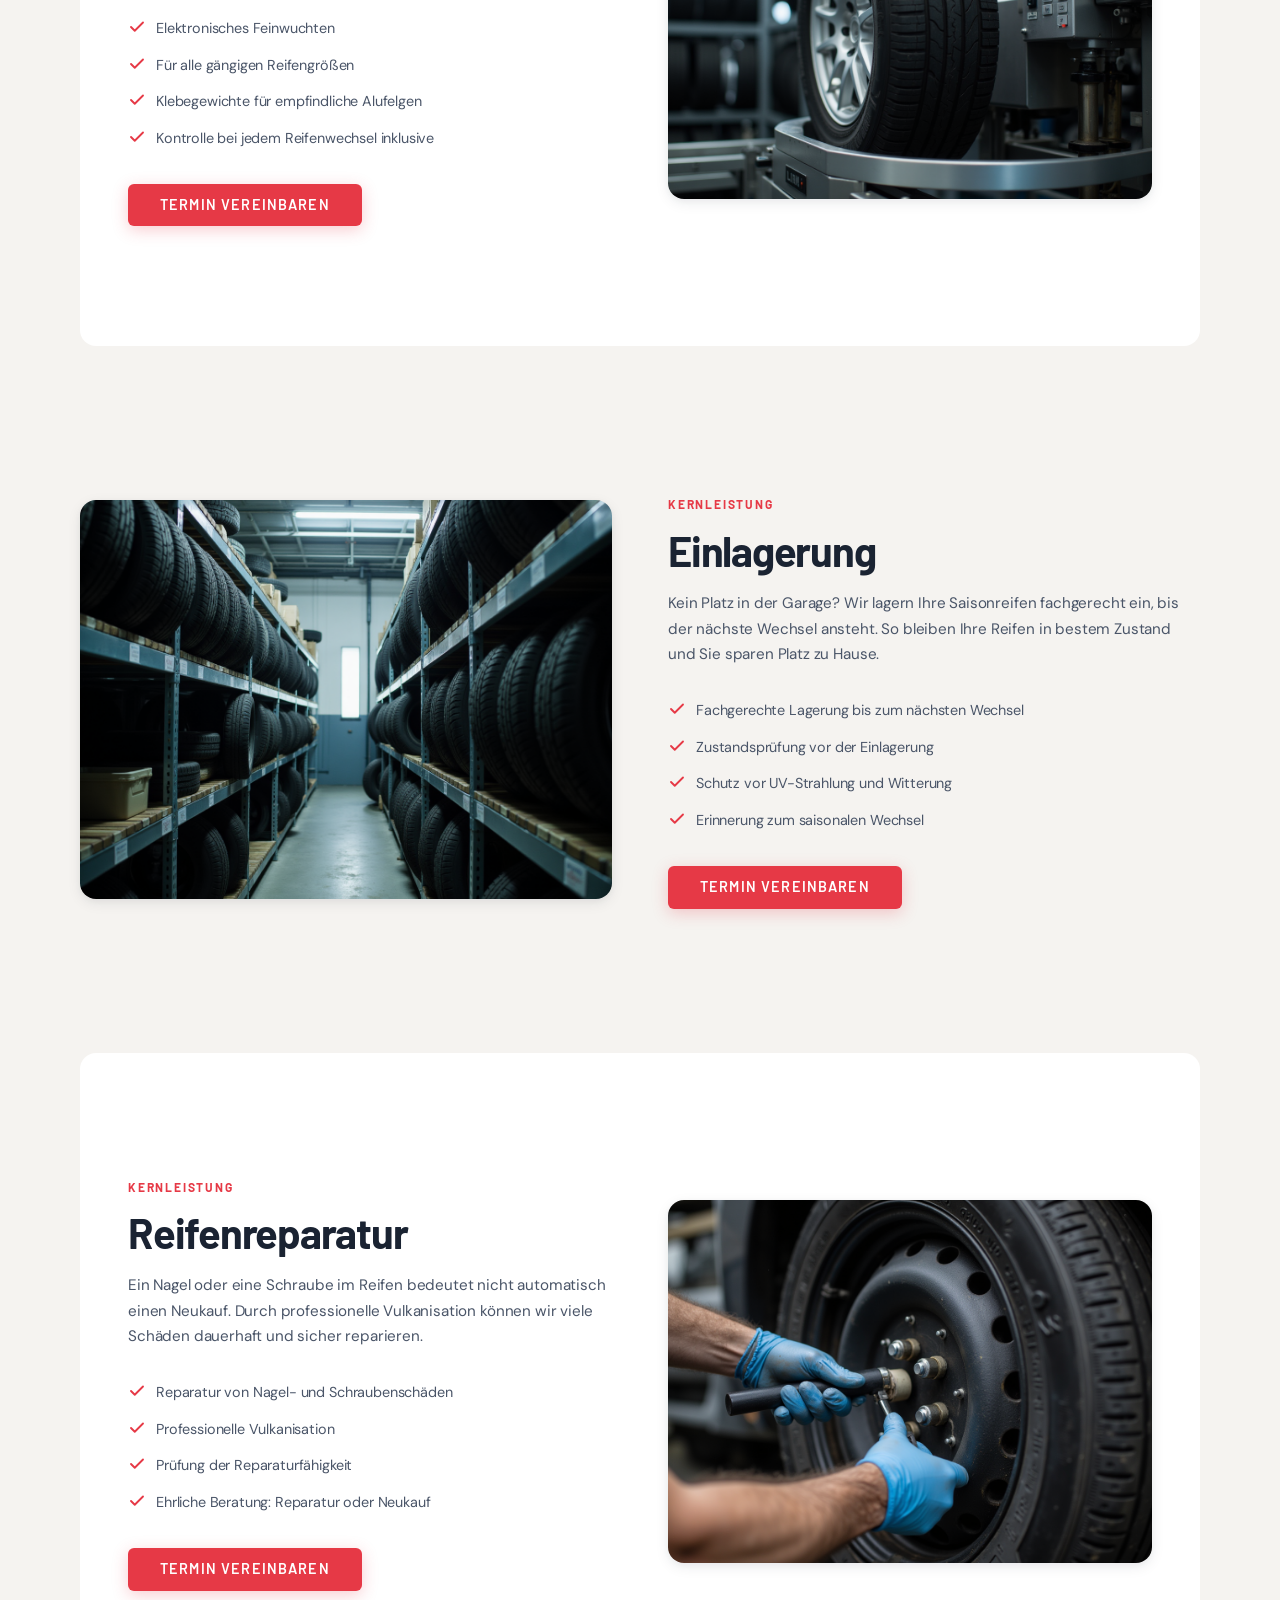
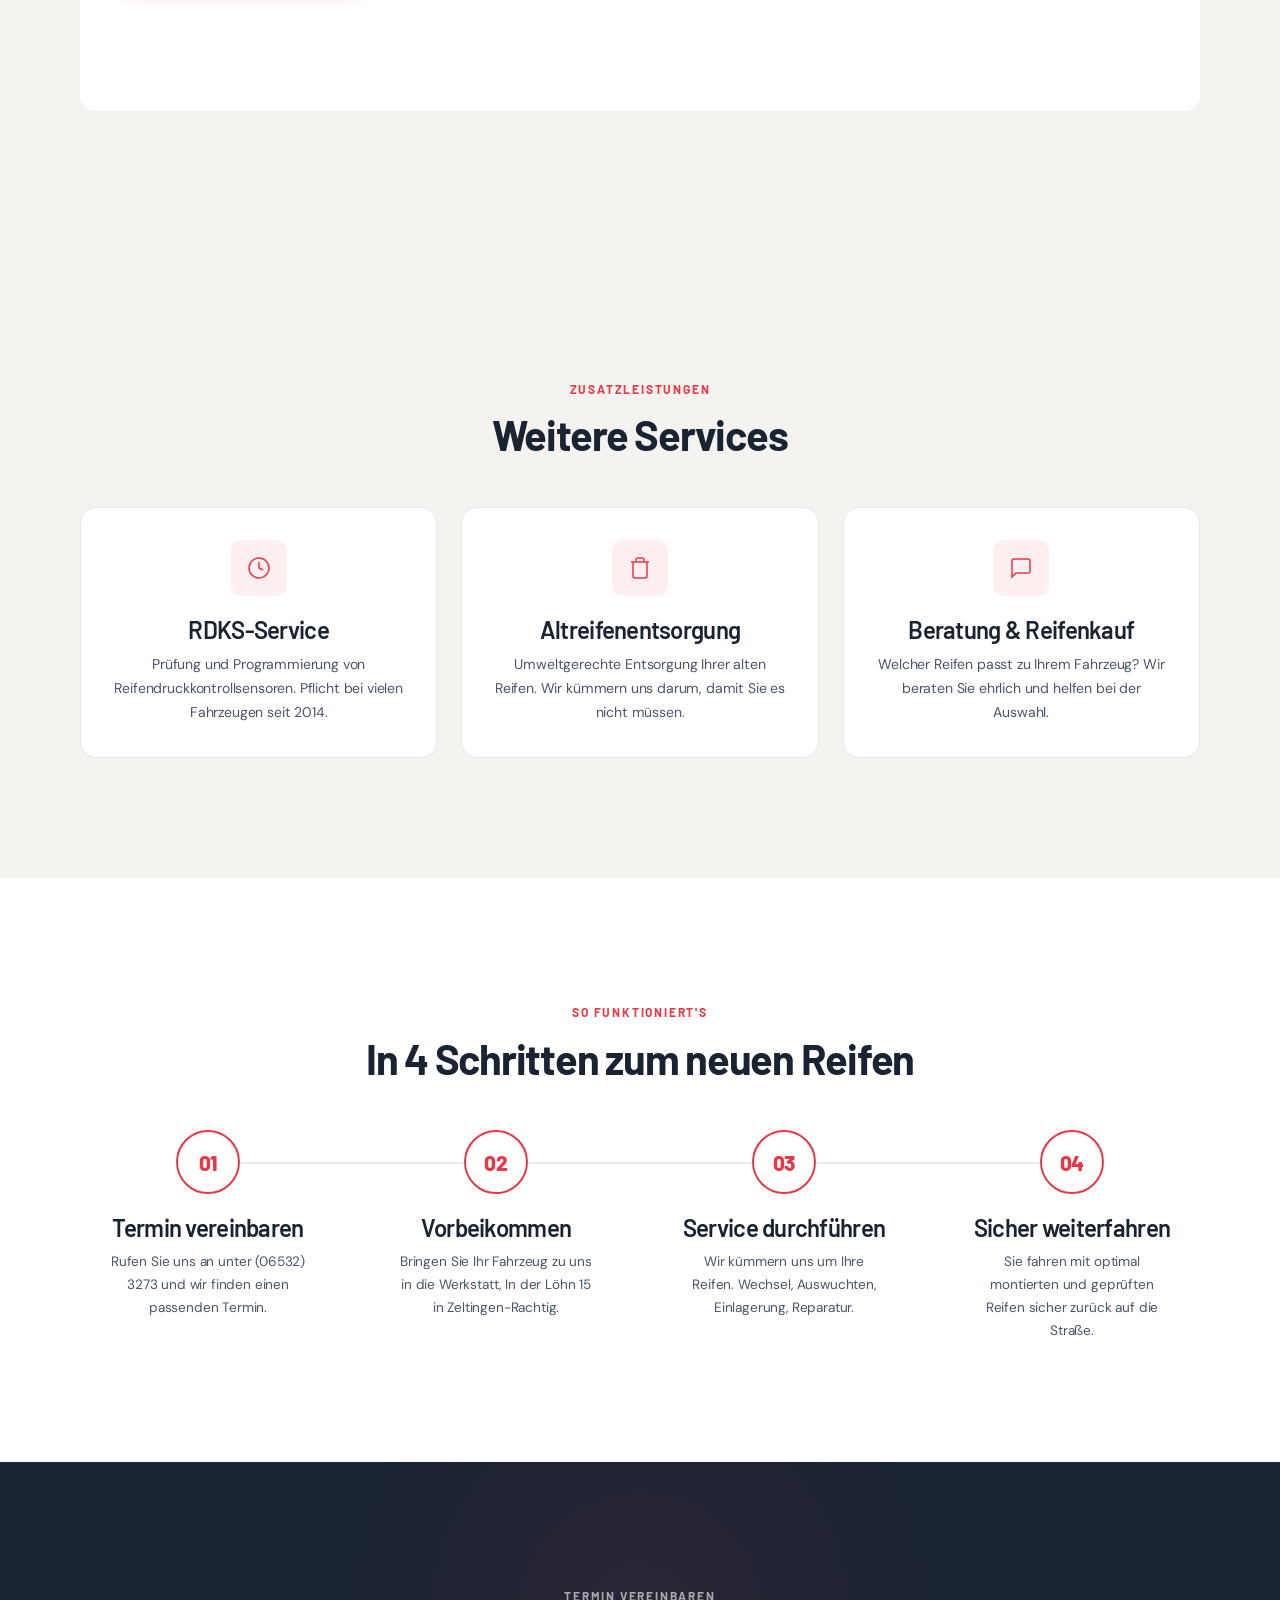
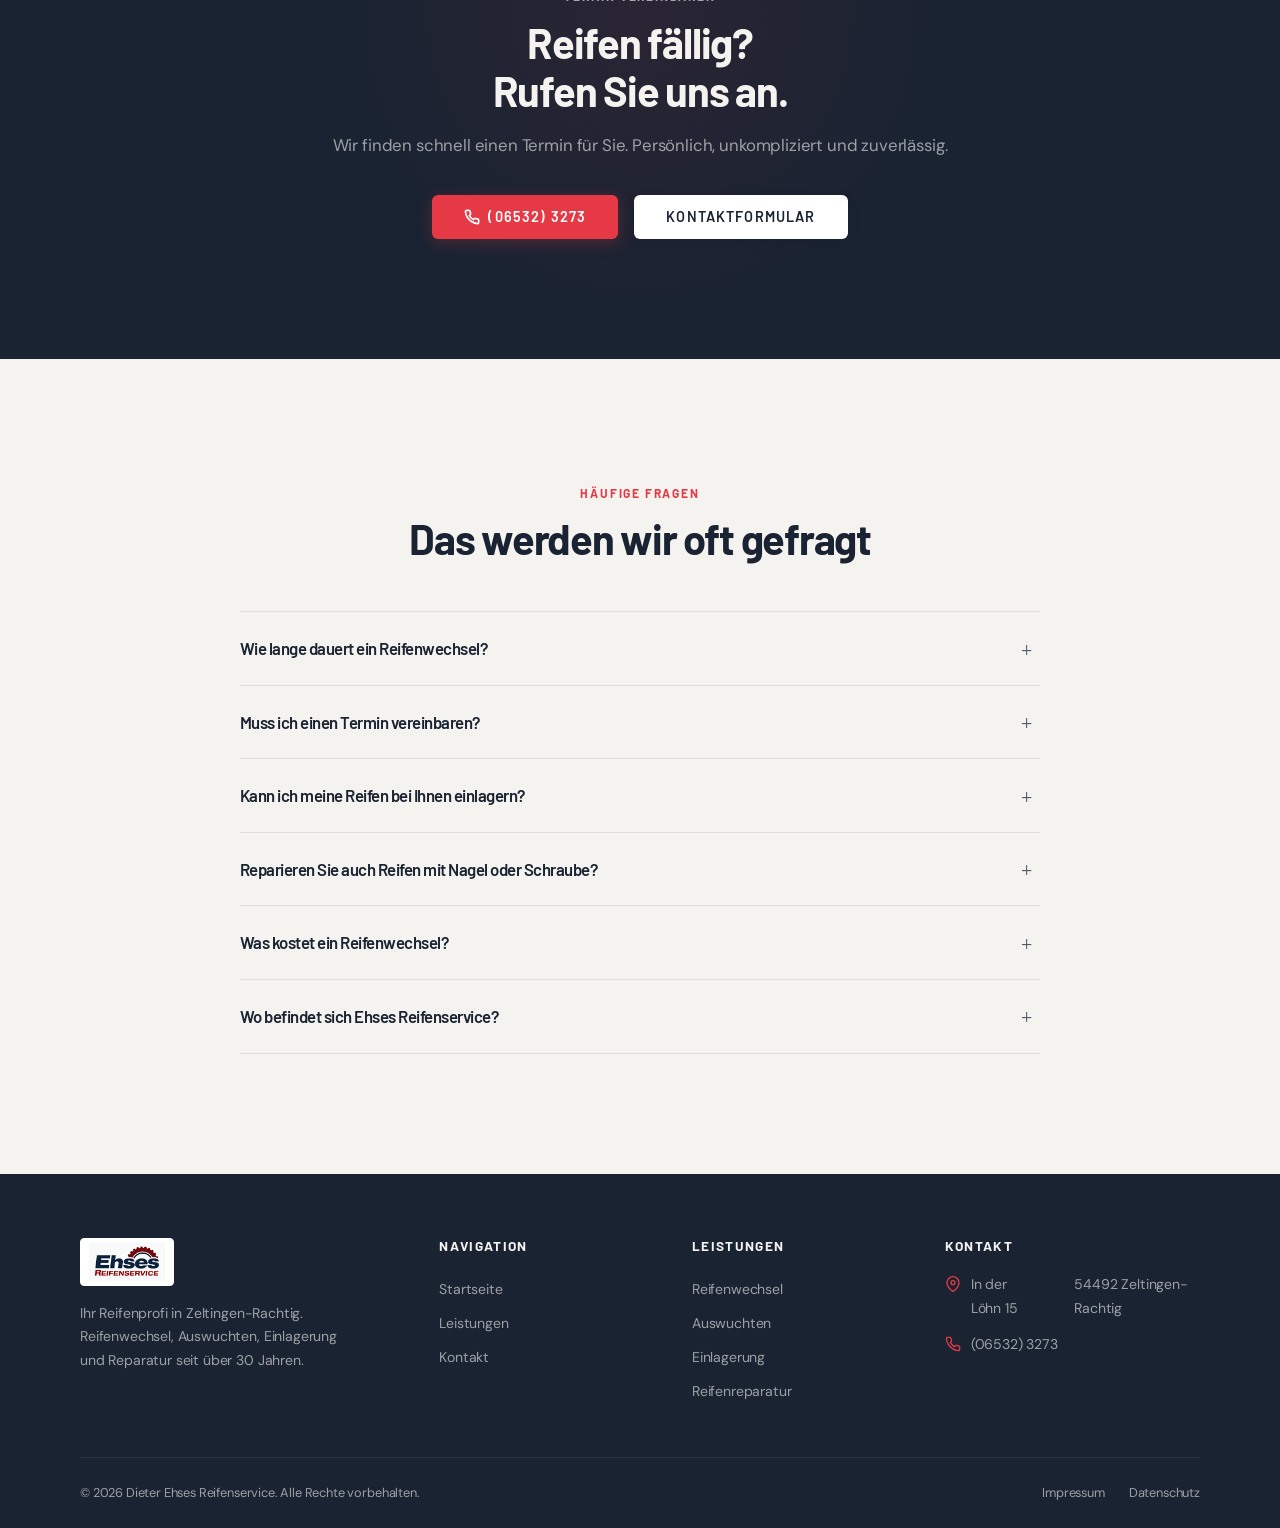
<file: leistungen.html>
<!DOCTYPE html>
<html lang="de">
<head>
    <meta charset="UTF-8">
    <meta name="viewport" content="width=device-width, initial-scale=1.0">
    <title>Leistungen | Ehses Reifenservice Zeltingen-Rachtig</title>
    <meta name="description" content="Reifenwechsel, Auswuchten, Einlagerung und Reparatur bei Ehses Reifenservice in Zeltingen-Rachtig. Professioneller Service seit über 30 Jahren.">
    <meta name="robots" content="index, follow">
    <link rel="canonical" href="https://ehses-reifenservice.vercel.app/leistungen.html">

    <!-- Open Graph -->
    <meta property="og:title" content="Leistungen | Ehses Reifenservice">
    <meta property="og:description" content="Reifenwechsel, Auswuchten, Einlagerung und Reparatur. Professioneller Reifenservice seit über 30 Jahren in Zeltingen-Rachtig.">
    <meta property="og:type" content="website">
    <meta property="og:locale" content="de_DE">
    <meta property="og:url" content="https://ehses-reifenservice.vercel.app/leistungen.html">
    <meta property="og:site_name" content="Ehses Reifenservice">
    <meta property="og:image" content="https://ehses-reifenservice.vercel.app/images/reifenwechsel-montage-ehses.png">
    <meta property="og:image:width" content="1200">
    <meta property="og:image:height" content="630">

    <!-- Twitter Card -->
    <meta name="twitter:card" content="summary_large_image">
    <meta name="twitter:title" content="Leistungen | Ehses Reifenservice">
    <meta name="twitter:description" content="Reifenwechsel, Auswuchten, Einlagerung und Reparatur. Professioneller Reifenservice seit über 30 Jahren.">
    <meta name="twitter:image" content="https://ehses-reifenservice.vercel.app/images/reifenwechsel-montage-ehses.png">

    <!-- Favicon -->
    <link rel="icon" type="image/png" href="images/ehses-reifenservice-favicon.png">
    <link rel="apple-touch-icon" href="images/ehses-reifenservice-favicon.png">

    <!-- Fonts -->
    <link rel="preconnect" href="https://fonts.googleapis.com">
    <link rel="preconnect" href="https://fonts.gstatic.com" crossorigin>
    <link href="https://fonts.googleapis.com/css2?family=Barlow:wght@600;700;800&family=DM+Sans:ital,opsz,wght@0,9..40,300;0,9..40,400;0,9..40,500;0,9..40,600;0,9..40,700;1,9..40,400&display=swap" rel="stylesheet">

    <link rel="stylesheet" href="styles.css">

    <!-- Schema: BreadcrumbList + ItemList -->
    <script type="application/ld+json">
    {
        "@context": "https://schema.org",
        "@graph": [
            {
                "@type": "BreadcrumbList",
                "itemListElement": [
                    {
                        "@type": "ListItem",
                        "position": 1,
                        "name": "Startseite",
                        "item": "https://ehses-reifenservice.vercel.app/"
                    },
                    {
                        "@type": "ListItem",
                        "position": 2,
                        "name": "Leistungen",
                        "item": "https://ehses-reifenservice.vercel.app/leistungen.html"
                    }
                ]
            },
            {
                "@type": "ItemList",
                "name": "Leistungen von Ehses Reifenservice",
                "itemListElement": [
                    {
                        "@type": "Service",
                        "position": 1,
                        "name": "Reifenwechsel",
                        "description": "Professioneller Wechsel von Sommer- und Winterreifen mit fachgerechter Montage auf Stahl- und Alufelgen.",
                        "provider": {
                            "@id": "https://ehses-reifenservice.vercel.app/#business"
                        },
                        "image": "https://ehses-reifenservice.vercel.app/images/reifenwechsel-montage-ehses.png"
                    },
                    {
                        "@type": "Service",
                        "position": 2,
                        "name": "Auswuchten",
                        "description": "Präzises Auswuchten aller Reifengrößen für ein ruhiges Fahrgefühl und gleichmäßigen Reifenverschleiß.",
                        "provider": {
                            "@id": "https://ehses-reifenservice.vercel.app/#business"
                        },
                        "image": "https://ehses-reifenservice.vercel.app/images/reifen-auswuchten-wuchtmaschine.png"
                    },
                    {
                        "@type": "Service",
                        "position": 3,
                        "name": "Reifeneinlagerung",
                        "description": "Fachgerechte Einlagerung Ihrer Saisonreifen in klimatisiertem Lager bis zum nächsten Wechsel.",
                        "provider": {
                            "@id": "https://ehses-reifenservice.vercel.app/#business"
                        },
                        "image": "https://ehses-reifenservice.vercel.app/images/reifeneinlagerung-lager-ehses.png"
                    },
                    {
                        "@type": "Service",
                        "position": 4,
                        "name": "Reifenreparatur",
                        "description": "Professionelle Reifenreparatur durch Vulkanisation bei Nagel- oder Schraubenschäden.",
                        "provider": {
                            "@id": "https://ehses-reifenservice.vercel.app/#business"
                        },
                        "image": "https://ehses-reifenservice.vercel.app/images/reifenreparatur-flicken-vulkanisierung.png"
                    }
                ]
            },
            {
                "@type": "WebPage",
                "name": "Leistungen | Ehses Reifenservice",
                "description": "Reifenwechsel, Auswuchten, Einlagerung und Reparatur bei Ehses Reifenservice in Zeltingen-Rachtig.",
                "url": "https://ehses-reifenservice.vercel.app/leistungen.html",
                "isPartOf": {
                    "@id": "https://ehses-reifenservice.vercel.app/#website"
                }
            }
        ]
    }
    </script>
</head>
<body>
<div class="grain"></div>
<div class="scroll-progress"></div>

<!-- Header -->
<header class="header" id="header">
    <div class="container">
        <a href="index.html" class="header-logo">
            <img src="images/ehses-reifenservice-logo.png" alt="Ehses Reifenservice" class="header-logo-img">
        </a>
        <nav class="nav" id="nav">
            <a href="index.html" class="nav-link">Startseite</a>
            <a href="leistungen.html" class="nav-link active">Leistungen</a>
            <a href="kontakt.html" class="nav-link">Kontakt</a>
        </nav>
        <a href="tel:065323273" class="header-cta btn btn-accent">
            <svg xmlns="http://www.w3.org/2000/svg" width="16" height="16" viewBox="0 0 24 24" fill="none" stroke="currentColor" stroke-width="2.5"><path d="M22 16.92v3a2 2 0 0 1-2.18 2 19.79 19.79 0 0 1-8.63-3.07 19.5 19.5 0 0 1-6-6 19.79 19.79 0 0 1-3.07-8.67A2 2 0 0 1 4.11 2h3a2 2 0 0 1 2 1.72c.127.96.361 1.903.7 2.81a2 2 0 0 1-.45 2.11L8.09 9.91a16 16 0 0 0 6 6l1.27-1.27a2 2 0 0 1 2.11-.45c.907.339 1.85.573 2.81.7A2 2 0 0 1 22 16.92z"/></svg>
            Anrufen
        </a>
        <button class="hamburger" id="hamburger" aria-label="Menü">
            <span></span><span></span><span></span>
        </button>
    </div>
</header>

<!-- Page Hero -->
<section class="page-hero">
    <div class="container">
        <p class="breadcrumb"><a href="index.html">Startseite</a> / Leistungen</p>
        <span class="section-label">Unsere Leistungen</span>
        <h1>Alles rund um Ihre Reifen</h1>
        <p>Von der saisonalen Montage bis zur fachgerechten Reparatur. Wir kümmern uns um den sicheren Kontakt Ihres Fahrzeugs zur Straße.</p>
    </div>
</section>

<!-- Service Details -->
<section class="service-details" style="padding: var(--section-padding) 0;">
    <div class="container">

        <!-- Reifenwechsel -->
        <div class="service-detail reveal" id="reifenwechsel">
            <div class="service-detail-image">
                <img src="images/reifenwechsel-montage-ehses.png" alt="Reifenwechsel und Montage bei Ehses Reifenservice" loading="lazy">
            </div>
            <div class="service-detail-text">
                <span class="section-label">Kernleistung</span>
                <h2>Reifenwechsel</h2>
                <p>Der saisonale Reifenwechsel gehört zu unseren häufigsten Aufträgen. Wir montieren Ihre Sommer- und Winterreifen fachgerecht auf Stahl- und Alufelgen, prüfen den Zustand Ihrer Reifen und achten auf die korrekte Profiltiefe.</p>
                <ul class="check-list">
                    <li><svg xmlns="http://www.w3.org/2000/svg" width="18" height="18" viewBox="0 0 24 24" fill="none" stroke="currentColor" stroke-width="2.5" stroke-linecap="round" stroke-linejoin="round"><polyline points="20 6 9 17 4 12"/></svg> Sommer- und Winterreifenwechsel</li>
                    <li><svg xmlns="http://www.w3.org/2000/svg" width="18" height="18" viewBox="0 0 24 24" fill="none" stroke="currentColor" stroke-width="2.5" stroke-linecap="round" stroke-linejoin="round"><polyline points="20 6 9 17 4 12"/></svg> Montage auf Stahl- und Alufelgen</li>
                    <li><svg xmlns="http://www.w3.org/2000/svg" width="18" height="18" viewBox="0 0 24 24" fill="none" stroke="currentColor" stroke-width="2.5" stroke-linecap="round" stroke-linejoin="round"><polyline points="20 6 9 17 4 12"/></svg> Profiltiefenprüfung bei jedem Wechsel</li>
                    <li><svg xmlns="http://www.w3.org/2000/svg" width="18" height="18" viewBox="0 0 24 24" fill="none" stroke="currentColor" stroke-width="2.5" stroke-linecap="round" stroke-linejoin="round"><polyline points="20 6 9 17 4 12"/></svg> Sichtprüfung auf Beschädigungen</li>
                    <li><svg xmlns="http://www.w3.org/2000/svg" width="18" height="18" viewBox="0 0 24 24" fill="none" stroke="currentColor" stroke-width="2.5" stroke-linecap="round" stroke-linejoin="round"><polyline points="20 6 9 17 4 12"/></svg> Drehmoment-kontrollierte Radmontage</li>
                </ul>
                <a href="kontakt.html" class="btn btn-accent">Termin vereinbaren</a>
            </div>
        </div>

        <!-- Auswuchten -->
        <div class="service-detail service-detail--reversed reveal" id="auswuchten">
            <div class="service-detail-image">
                <img src="images/reifen-auswuchten-wuchtmaschine.png" alt="Reifen auswuchten an der Wuchtmaschine" loading="lazy">
            </div>
            <div class="service-detail-text">
                <span class="section-label">Kernleistung</span>
                <h2>Auswuchten</h2>
                <p>Unwucht führt zu Vibrationen im Lenkrad, erhöhtem Verschleiß und einem unruhigen Fahrgefühl. Auf unserer modernen Wuchtmaschine bringen wir jedes Rad in die richtige Balance.</p>
                <ul class="check-list">
                    <li><svg xmlns="http://www.w3.org/2000/svg" width="18" height="18" viewBox="0 0 24 24" fill="none" stroke="currentColor" stroke-width="2.5" stroke-linecap="round" stroke-linejoin="round"><polyline points="20 6 9 17 4 12"/></svg> Elektronisches Feinwuchten</li>
                    <li><svg xmlns="http://www.w3.org/2000/svg" width="18" height="18" viewBox="0 0 24 24" fill="none" stroke="currentColor" stroke-width="2.5" stroke-linecap="round" stroke-linejoin="round"><polyline points="20 6 9 17 4 12"/></svg> Für alle gängigen Reifengrößen</li>
                    <li><svg xmlns="http://www.w3.org/2000/svg" width="18" height="18" viewBox="0 0 24 24" fill="none" stroke="currentColor" stroke-width="2.5" stroke-linecap="round" stroke-linejoin="round"><polyline points="20 6 9 17 4 12"/></svg> Klebegewichte für empfindliche Alufelgen</li>
                    <li><svg xmlns="http://www.w3.org/2000/svg" width="18" height="18" viewBox="0 0 24 24" fill="none" stroke="currentColor" stroke-width="2.5" stroke-linecap="round" stroke-linejoin="round"><polyline points="20 6 9 17 4 12"/></svg> Kontrolle bei jedem Reifenwechsel inklusive</li>
                </ul>
                <a href="kontakt.html" class="btn btn-accent">Termin vereinbaren</a>
            </div>
        </div>

        <!-- Einlagerung -->
        <div class="service-detail reveal" id="einlagerung">
            <div class="service-detail-image">
                <img src="images/reifeneinlagerung-lager-ehses.png" alt="Reifeneinlagerung im Lager von Ehses Reifenservice" loading="lazy">
            </div>
            <div class="service-detail-text">
                <span class="section-label">Kernleistung</span>
                <h2>Einlagerung</h2>
                <p>Kein Platz in der Garage? Wir lagern Ihre Saisonreifen fachgerecht ein, bis der nächste Wechsel ansteht. So bleiben Ihre Reifen in bestem Zustand und Sie sparen Platz zu Hause.</p>
                <ul class="check-list">
                    <li><svg xmlns="http://www.w3.org/2000/svg" width="18" height="18" viewBox="0 0 24 24" fill="none" stroke="currentColor" stroke-width="2.5" stroke-linecap="round" stroke-linejoin="round"><polyline points="20 6 9 17 4 12"/></svg> Fachgerechte Lagerung bis zum nächsten Wechsel</li>
                    <li><svg xmlns="http://www.w3.org/2000/svg" width="18" height="18" viewBox="0 0 24 24" fill="none" stroke="currentColor" stroke-width="2.5" stroke-linecap="round" stroke-linejoin="round"><polyline points="20 6 9 17 4 12"/></svg> Zustandsprüfung vor der Einlagerung</li>
                    <li><svg xmlns="http://www.w3.org/2000/svg" width="18" height="18" viewBox="0 0 24 24" fill="none" stroke="currentColor" stroke-width="2.5" stroke-linecap="round" stroke-linejoin="round"><polyline points="20 6 9 17 4 12"/></svg> Schutz vor UV-Strahlung und Witterung</li>
                    <li><svg xmlns="http://www.w3.org/2000/svg" width="18" height="18" viewBox="0 0 24 24" fill="none" stroke="currentColor" stroke-width="2.5" stroke-linecap="round" stroke-linejoin="round"><polyline points="20 6 9 17 4 12"/></svg> Erinnerung zum saisonalen Wechsel</li>
                </ul>
                <a href="kontakt.html" class="btn btn-accent">Termin vereinbaren</a>
            </div>
        </div>

        <!-- Reparatur -->
        <div class="service-detail service-detail--reversed reveal" id="reparatur">
            <div class="service-detail-image">
                <img src="images/reifenreparatur-flicken-vulkanisierung.png" alt="Reifenreparatur durch Vulkanisierung" loading="lazy">
            </div>
            <div class="service-detail-text">
                <span class="section-label">Kernleistung</span>
                <h2>Reifenreparatur</h2>
                <p>Ein Nagel oder eine Schraube im Reifen bedeutet nicht automatisch einen Neukauf. Durch professionelle Vulkanisation können wir viele Schäden dauerhaft und sicher reparieren.</p>
                <ul class="check-list">
                    <li><svg xmlns="http://www.w3.org/2000/svg" width="18" height="18" viewBox="0 0 24 24" fill="none" stroke="currentColor" stroke-width="2.5" stroke-linecap="round" stroke-linejoin="round"><polyline points="20 6 9 17 4 12"/></svg> Reparatur von Nagel- und Schraubenschäden</li>
                    <li><svg xmlns="http://www.w3.org/2000/svg" width="18" height="18" viewBox="0 0 24 24" fill="none" stroke="currentColor" stroke-width="2.5" stroke-linecap="round" stroke-linejoin="round"><polyline points="20 6 9 17 4 12"/></svg> Professionelle Vulkanisation</li>
                    <li><svg xmlns="http://www.w3.org/2000/svg" width="18" height="18" viewBox="0 0 24 24" fill="none" stroke="currentColor" stroke-width="2.5" stroke-linecap="round" stroke-linejoin="round"><polyline points="20 6 9 17 4 12"/></svg> Prüfung der Reparaturfähigkeit</li>
                    <li><svg xmlns="http://www.w3.org/2000/svg" width="18" height="18" viewBox="0 0 24 24" fill="none" stroke="currentColor" stroke-width="2.5" stroke-linecap="round" stroke-linejoin="round"><polyline points="20 6 9 17 4 12"/></svg> Ehrliche Beratung: Reparatur oder Neukauf</li>
                </ul>
                <a href="kontakt.html" class="btn btn-accent">Termin vereinbaren</a>
            </div>
        </div>

    </div>
</section>

<!-- Additional Services -->
<section style="padding: var(--section-padding) 0;">
    <div class="container">
        <div class="section-heading reveal" style="text-align: center; margin-bottom: 48px;">
            <span class="section-label">Zusatzleistungen</span>
            <h2>Weitere Services</h2>
        </div>
        <div class="additional-services stagger-children">
            <div class="additional-card">
                <div class="icon">
                    <svg xmlns="http://www.w3.org/2000/svg" width="28" height="28" viewBox="0 0 24 24" fill="none" stroke="currentColor" stroke-width="1.5"><circle cx="12" cy="12" r="10"/><path d="M12 6v6l4 2"/></svg>
                </div>
                <h3>RDKS-Service</h3>
                <p>Prüfung und Programmierung von Reifendruckkontrollsensoren. Pflicht bei vielen Fahrzeugen seit 2014.</p>
            </div>
            <div class="additional-card">
                <div class="icon">
                    <svg xmlns="http://www.w3.org/2000/svg" width="28" height="28" viewBox="0 0 24 24" fill="none" stroke="currentColor" stroke-width="1.5"><path d="M3 6h18"/><path d="M19 6v14c0 1-1 2-2 2H7c-1 0-2-1-2-2V6"/><path d="M8 6V4c0-1 1-2 2-2h4c1 0 2 1 2 2v2"/></svg>
                </div>
                <h3>Altreifenentsorgung</h3>
                <p>Umweltgerechte Entsorgung Ihrer alten Reifen. Wir kümmern uns darum, damit Sie es nicht müssen.</p>
            </div>
            <div class="additional-card">
                <div class="icon">
                    <svg xmlns="http://www.w3.org/2000/svg" width="28" height="28" viewBox="0 0 24 24" fill="none" stroke="currentColor" stroke-width="1.5"><path d="M21 15a2 2 0 0 1-2 2H7l-4 4V5a2 2 0 0 1 2-2h14a2 2 0 0 1 2 2z"/></svg>
                </div>
                <h3>Beratung &amp; Reifenkauf</h3>
                <p>Welcher Reifen passt zu Ihrem Fahrzeug? Wir beraten Sie ehrlich und helfen bei der Auswahl.</p>
            </div>
        </div>
    </div>
</section>

<!-- Process -->
<section class="process-section" style="padding: var(--section-padding) 0; background: var(--bg-surface);">
    <div class="container">
        <div class="section-heading reveal" style="text-align: center; margin-bottom: 48px;">
            <span class="section-label">So funktioniert's</span>
            <h2>In 4 Schritten zum neuen Reifen</h2>
        </div>
        <div class="process-steps stagger-children">
            <div class="process-step">
                <div class="process-number">01</div>
                <h3>Termin vereinbaren</h3>
                <p>Rufen Sie uns an unter <a href="tel:065323273">(06532) 3273</a> und wir finden einen passenden Termin.</p>
            </div>
            <div class="process-step">
                <div class="process-number">02</div>
                <h3>Vorbeikommen</h3>
                <p>Bringen Sie Ihr Fahrzeug zu uns in die Werkstatt, In der Löhn 15 in Zeltingen-Rachtig.</p>
            </div>
            <div class="process-step">
                <div class="process-number">03</div>
                <h3>Service durchführen</h3>
                <p>Wir kümmern uns um Ihre Reifen. Wechsel, Auswuchten, Einlagerung, Reparatur.</p>
            </div>
            <div class="process-step">
                <div class="process-number">04</div>
                <h3>Sicher weiterfahren</h3>
                <p>Sie fahren mit optimal montierten und geprüften Reifen sicher zurück auf die Straße.</p>
            </div>
        </div>
    </div>
</section>

<!-- CTA -->
<section class="cta-section" style="padding: var(--section-padding) 0;">
    <div class="container">
        <div class="cta-card reveal">
            <span class="section-label" style="color: rgba(255,255,255,0.6);">Termin vereinbaren</span>
            <h2>Reifen fällig?<br>Rufen Sie uns an.</h2>
            <p>Wir finden schnell einen Termin für Sie. Persönlich, unkompliziert und zuverlässig.</p>
            <div class="cta-buttons">
                <a href="tel:065323273" class="btn btn-accent">
                    <svg xmlns="http://www.w3.org/2000/svg" width="18" height="18" viewBox="0 0 24 24" fill="none" stroke="currentColor" stroke-width="2.5"><path d="M22 16.92v3a2 2 0 0 1-2.18 2 19.79 19.79 0 0 1-8.63-3.07 19.5 19.5 0 0 1-6-6 19.79 19.79 0 0 1-3.07-8.67A2 2 0 0 1 4.11 2h3a2 2 0 0 1 2 1.72c.127.96.361 1.903.7 2.81a2 2 0 0 1-.45 2.11L8.09 9.91a16 16 0 0 0 6 6l1.27-1.27a2 2 0 0 1 2.11-.45c.907.339 1.85.573 2.81.7A2 2 0 0 1 22 16.92z"/></svg>
                    (06532) 3273
                </a>
                <a href="kontakt.html" class="btn btn-white">Kontaktformular</a>
            </div>
        </div>
    </div>
</section>

<!-- FAQ -->
<section style="padding: var(--section-gap) 0;">
    <div class="container">
        <div class="section-heading reveal" style="text-align: center; margin-bottom: 48px;">
            <span class="section-label">Häufige Fragen</span>
            <h2>Das werden wir oft gefragt</h2>
        </div>
        <div class="faq-list stagger-children">
            <details class="faq-item">
                <summary class="faq-question">Wie lange dauert ein Reifenwechsel?</summary>
                <div class="faq-answer">
                    <p>Ein Reifenwechsel dauert in der Regel 20 bis 30 Minuten. Wenn Sie zusätzlich Auswuchten oder eine Prüfung benötigen, planen Sie etwa 45 Minuten ein.</p>
                </div>
            </details>
            <details class="faq-item">
                <summary class="faq-question">Muss ich einen Termin vereinbaren?</summary>
                <div class="faq-answer">
                    <p>Ja, am besten telefonisch unter <a href="tel:065323273">(06532) 3273</a>. So können wir sicherstellen, dass genügend Zeit für Ihren Service eingeplant ist.</p>
                </div>
            </details>
            <details class="faq-item">
                <summary class="faq-question">Kann ich meine Reifen bei Ihnen einlagern?</summary>
                <div class="faq-answer">
                    <p>Ja, wir bieten fachgerechte Einlagerung Ihrer Saisonreifen an. Die Reifen werden vor der Einlagerung geprüft und sicher aufbewahrt, bis der nächste Wechsel ansteht.</p>
                </div>
            </details>
            <details class="faq-item">
                <summary class="faq-question">Reparieren Sie auch Reifen mit Nagel oder Schraube?</summary>
                <div class="faq-answer">
                    <p>Ja, wenn der Schaden im reparierbaren Bereich liegt, können wir ihn durch professionelle Vulkanisation beheben. Wir prüfen jeden Reifen ehrlich und sagen Ihnen, ob eine Reparatur möglich und sicher ist.</p>
                </div>
            </details>
            <details class="faq-item">
                <summary class="faq-question">Was kostet ein Reifenwechsel?</summary>
                <div class="faq-answer">
                    <p>Die Preise hängen vom Fahrzeugtyp und dem gewünschten Service ab. Rufen Sie uns an unter <a href="tel:065323273">(06532) 3273</a>, wir nennen Ihnen gerne den genauen Preis.</p>
                </div>
            </details>
            <details class="faq-item">
                <summary class="faq-question">Wo befindet sich Ehses Reifenservice?</summary>
                <div class="faq-answer">
                    <p>Sie finden uns in der Löhn 15, 54492 Zeltingen-Rachtig. Direkt an der Mosel gelegen, gut erreichbar aus Bernkastel-Kues, Traben-Trarbach und Umgebung.</p>
                </div>
            </details>
        </div>
    </div>
</section>

<!-- Footer -->
<footer class="footer">
    <div class="container">
        <div class="footer-grid">
            <div class="footer-col">
                <img src="images/ehses-reifenservice-logo.png" alt="Ehses Reifenservice" class="footer-logo-img">
                <p class="footer-about">Ihr Reifenprofi in Zeltingen-Rachtig. Reifenwechsel, Auswuchten, Einlagerung und Reparatur seit über 30 Jahren.</p>
            </div>
            <div class="footer-col">
                <h4>Navigation</h4>
                <a href="index.html">Startseite</a>
                <a href="leistungen.html">Leistungen</a>
                <a href="kontakt.html">Kontakt</a>
            </div>
            <div class="footer-col">
                <h4>Leistungen</h4>
                <a href="leistungen.html#reifenwechsel">Reifenwechsel</a>
                <a href="leistungen.html#auswuchten">Auswuchten</a>
                <a href="leistungen.html#einlagerung">Einlagerung</a>
                <a href="leistungen.html#reparatur">Reifenreparatur</a>
            </div>
            <div class="footer-col footer-contact">
                <h4>Kontakt</h4>
                <p>
                    <svg xmlns="http://www.w3.org/2000/svg" width="16" height="16" viewBox="0 0 24 24" fill="none" stroke="currentColor" stroke-width="2"><path d="M21 10c0 7-9 13-9 13s-9-6-9-13a9 9 0 0 1 18 0z"/><circle cx="12" cy="10" r="3"/></svg>
                    In der Löhn 15<br><span style="margin-left:26px;">54492 Zeltingen-Rachtig</span>
                </p>
                <p>
                    <svg xmlns="http://www.w3.org/2000/svg" width="16" height="16" viewBox="0 0 24 24" fill="none" stroke="currentColor" stroke-width="2"><path d="M22 16.92v3a2 2 0 0 1-2.18 2 19.79 19.79 0 0 1-8.63-3.07 19.5 19.5 0 0 1-6-6 19.79 19.79 0 0 1-3.07-8.67A2 2 0 0 1 4.11 2h3a2 2 0 0 1 2 1.72 12.84 12.84 0 0 0 .7 2.81 2 2 0 0 1-.45 2.11L8.09 9.91a16 16 0 0 0 6 6l1.27-1.27a2 2 0 0 1 2.11-.45 12.84 12.84 0 0 0 2.81.7A2 2 0 0 1 22 16.92z"/></svg>
                    <a href="tel:065323273">(06532) 3273</a>
                </p>
            </div>
        </div>
        <div class="footer-bottom">
            <p>&copy; 2026 Dieter Ehses Reifenservice. Alle Rechte vorbehalten.</p>
            <div class="footer-legal">
                <a href="impressum.html">Impressum</a>
                <a href="datenschutz.html">Datenschutz</a>
            </div>
        </div>
    </div>
</footer>

<!-- Back to Top -->
<button class="back-to-top" id="backToTop" aria-label="Nach oben scrollen">
    <svg xmlns="http://www.w3.org/2000/svg" width="20" height="20" viewBox="0 0 24 24" fill="none" stroke="currentColor" stroke-width="2.5" stroke-linecap="round" stroke-linejoin="round"><polyline points="18 15 12 9 6 15"/></svg>
</button>

<!-- Mobile Sticky CTA -->
<div class="mobile-sticky-cta">
    <a href="tel:065323273" class="btn btn-accent" style="width: 100%; justify-content: center;">
        <svg xmlns="http://www.w3.org/2000/svg" width="18" height="18" viewBox="0 0 24 24" fill="none" stroke="currentColor" stroke-width="2.5"><path d="M22 16.92v3a2 2 0 0 1-2.18 2 19.79 19.79 0 0 1-8.63-3.07 19.5 19.5 0 0 1-6-6 19.79 19.79 0 0 1-3.07-8.67A2 2 0 0 1 4.11 2h3a2 2 0 0 1 2 1.72c.127.96.361 1.903.7 2.81a2 2 0 0 1-.45 2.11L8.09 9.91a16 16 0 0 0 6 6l1.27-1.27a2 2 0 0 1 2.11-.45c.907.339 1.85.573 2.81.7A2 2 0 0 1 22 16.92z"/></svg>
        Jetzt anrufen: (06532) 3273
    </a>
</div>

<script src="script.js"></script>
</body>
</html>
</file>
<file: styles.css>
/* =========================================================
   Ehses Reifenservice — Design System
   Professional Automotive / Clean Editorial
   ========================================================= */

/* --- Design Tokens --- */
:root {
    /* Brand Palette */
    --primary: #1a2332;
    --primary-dark: #0f1720;
    --primary-light: #2a3a52;
    --accent: #e63946;
    --accent-dark: #c42d39;
    --accent-light: #ff4d5a;
    --secondary: #4a90d9;
    --secondary-dark: #3570b0;

    /* Surfaces (layered depth) */
    --bg: #f5f3f0;
    --bg-surface: #ffffff;
    --bg-elevated: #ffffff;
    --bg-dark: #1a2332;
    --bg-dark-surface: #212d3f;
    --bg-dark-elevated: #2a3a52;

    /* Text */
    --text: #1a2332;
    --text-light: #4a5568;
    --text-muted: #8896a6;
    --text-on-dark: #f5f3f0;
    --text-on-dark-muted: rgba(245, 243, 240, 0.6);

    /* Borders */
    --border: rgba(26, 35, 50, 0.1);
    --border-strong: rgba(26, 35, 50, 0.2);

    /* Shadows (color-tinted, not gray) */
    --shadow-sm: 0 1px 3px rgba(26, 35, 50, 0.06), 0 1px 2px rgba(26, 35, 50, 0.04);
    --shadow-md: 0 4px 14px rgba(26, 35, 50, 0.08), 0 2px 6px rgba(26, 35, 50, 0.04);
    --shadow-lg: 0 12px 40px rgba(26, 35, 50, 0.12), 0 4px 12px rgba(26, 35, 50, 0.06);
    --shadow-xl: 0 20px 60px rgba(26, 35, 50, 0.16), 0 8px 20px rgba(26, 35, 50, 0.08);

    /* Typography */
    --font-heading: 'Barlow', sans-serif;
    --font-body: 'DM Sans', sans-serif;
    --tracking-tight: -0.03em;
    --tracking-normal: -0.01em;

    /* Spacing */
    --section-gap: clamp(80px, 10vw, 120px);
    --section-padding: clamp(80px, 10vw, 120px);
    --container-padding: clamp(20px, 4vw, 40px);

    /* Radius */
    --radius-sm: 6px;
    --radius-md: 10px;
    --radius-lg: 16px;
    --radius-xl: 24px;

    /* Easing */
    --ease-spring: cubic-bezier(0.16, 1, 0.3, 1);
    --ease-out: cubic-bezier(0.33, 1, 0.68, 1);
    --ease-in-out: cubic-bezier(0.65, 0, 0.35, 1);

    /* Transitions */
    --transition-fast: 200ms var(--ease-spring);
    --transition-base: 350ms var(--ease-spring);
    --transition-slow: 600ms var(--ease-spring);
}

/* --- Reset & Base --- */
*,
*::before,
*::after {
    margin: 0;
    padding: 0;
    box-sizing: border-box;
}

html {
    scroll-behavior: smooth;
    -webkit-font-smoothing: antialiased;
    -moz-osx-font-smoothing: grayscale;
}

body {
    font-family: var(--font-body);
    font-weight: 400;
    font-size: 16px;
    line-height: 1.7;
    color: var(--text);
    background-color: var(--bg);
    letter-spacing: var(--tracking-normal);
    overflow-x: hidden;
}

/* Grain Overlay */
body::before {
    content: '';
    position: fixed;
    inset: 0;
    z-index: 9999;
    pointer-events: none;
    opacity: 0.022;
    background-image: url("data:image/svg+xml,%3Csvg viewBox='0 0 256 256' xmlns='http://www.w3.org/2000/svg'%3E%3Cfilter id='n'%3E%3CfeTurbulence type='fractalNoise' baseFrequency='0.85' numOctaves='4' stitchTiles='stitch'/%3E%3C/filter%3E%3Crect width='100%25' height='100%25' filter='url(%23n)'/%3E%3C/svg%3E");
    background-repeat: repeat;
    background-size: 180px;
}

/* Scroll Progress */
.scroll-progress {
    position: fixed;
    top: 0;
    left: 0;
    height: 3px;
    width: 0%;
    background: var(--accent);
    z-index: 10001;
    transition: none;
}

/* --- Typography --- */
h1, h2, h3, h4, h5, h6 {
    font-family: var(--font-heading);
    font-weight: 700;
    letter-spacing: var(--tracking-tight);
    line-height: 1.15;
    color: var(--text);
}

h1 {
    font-size: clamp(2.4rem, 5vw, 3.8rem);
    font-weight: 800;
}

h2 {
    font-size: clamp(1.8rem, 3.5vw, 2.6rem);
}

h3 {
    font-size: clamp(1.2rem, 2vw, 1.5rem);
    font-weight: 600;
}

h4 {
    font-size: 1.05rem;
    font-weight: 600;
}

p {
    max-width: 65ch;
}

a {
    color: inherit;
    text-decoration: none;
    transition: color var(--transition-fast);
}

img {
    display: block;
    max-width: 100%;
    height: auto;
}

/* --- Layout --- */
.container {
    width: 100%;
    max-width: 1200px;
    margin: 0 auto;
    padding: 0 var(--container-padding);
}

.container--narrow {
    max-width: 800px;
}

section {
    padding: var(--section-gap) 0;
}

/* --- Section Label --- */
.section-label {
    display: inline-block;
    font-family: var(--font-heading);
    font-size: 0.75rem;
    font-weight: 700;
    text-transform: uppercase;
    letter-spacing: 0.15em;
    color: var(--accent);
    margin-bottom: 12px;
}

.section-subtitle {
    font-size: clamp(1rem, 1.5vw, 1.1rem);
    color: var(--text-light);
    max-width: 55ch;
    line-height: 1.7;
}

.section-padding {
    padding: var(--section-gap) 0;
}

.section-header {
    text-align: center;
    margin-bottom: 3rem;
}

.section-header .section-subtitle {
    margin: 0 auto;
}

.section-title {
    font-family: var(--font-heading);
    font-size: clamp(1.75rem, 3vw, 2.5rem);
    font-weight: 800;
    letter-spacing: -0.03em;
    line-height: 1.15;
    color: var(--text);
    margin-bottom: 16px;
}

.section-header .section-title {
    margin-bottom: 12px;
}

/* --- Buttons --- */
.btn {
    display: inline-flex;
    align-items: center;
    justify-content: center;
    gap: 8px;
    font-family: var(--font-heading);
    font-weight: 600;
    font-size: 0.9rem;
    text-transform: uppercase;
    letter-spacing: 0.08em;
    padding: 14px 32px;
    border-radius: var(--radius-sm);
    border: none;
    cursor: pointer;
    transition: all var(--transition-base);
    position: relative;
    overflow: hidden;
    text-decoration: none;
    line-height: 1;
}

.btn svg {
    width: 16px;
    height: 16px;
    transition: transform var(--transition-base);
}

.btn-accent {
    background: var(--accent);
    color: #fff;
    box-shadow: 0 4px 16px rgba(230, 57, 70, 0.25);
}

.btn-accent:hover {
    background: var(--accent-dark);
    box-shadow: 0 6px 24px rgba(230, 57, 70, 0.35);
    transform: translateY(-2px);
}

.btn-accent:hover svg {
    transform: translateX(3px);
}

.btn-outline {
    background: transparent;
    color: var(--primary);
    border: 2px solid var(--border-strong);
}

.btn-outline:hover {
    border-color: var(--primary);
    background: var(--primary);
    color: #fff;
    transform: translateY(-2px);
}

.btn-white {
    background: #fff;
    color: var(--primary);
    box-shadow: var(--shadow-md);
}

.btn-white:hover {
    background: var(--bg);
    transform: translateY(-2px);
    box-shadow: var(--shadow-lg);
}

.btn-white:hover svg {
    transform: translateX(3px);
}

/* --- Header --- */
.header {
    position: fixed;
    top: 0;
    left: 0;
    right: 0;
    z-index: 1000;
    padding: 18px 0;
    transition: all 400ms var(--ease-spring);
}

.header .container {
    display: flex;
    align-items: center;
    justify-content: space-between;
}

.header-logo-img {
    height: 42px;
    width: auto;
    transition: height var(--transition-base);
}

.nav {
    display: flex;
    align-items: center;
    gap: 36px;
}

.nav-link {
    font-family: var(--font-heading);
    font-size: 0.85rem;
    font-weight: 600;
    text-transform: uppercase;
    letter-spacing: 0.1em;
    color: rgba(245, 243, 240, 0.75);
    transition: color var(--transition-fast);
    position: relative;
}

.nav-link::after {
    content: '';
    position: absolute;
    bottom: -4px;
    left: 0;
    width: 0;
    height: 2px;
    background: var(--accent);
    transition: width var(--transition-base);
}

.nav-link:hover,
.nav-link.active {
    color: #fff;
}

.nav-link:hover::after,
.nav-link.active::after {
    width: 100%;
}

.header-cta {
    font-size: 0.8rem;
    padding: 10px 24px;
}

/* Scrolled Header */
.header.scrolled {
    background: var(--bg-surface);
    padding: 10px 0;
    box-shadow: var(--shadow-md);
}

.header.scrolled .header-logo-img {
    height: 36px;
}

.header.scrolled .nav-link {
    color: var(--text-muted);
}

.header.scrolled .nav-link:hover,
.header.scrolled .nav-link.active {
    color: var(--text);
}

/* Hamburger */
.hamburger {
    display: none;
    flex-direction: column;
    gap: 5px;
    background: none;
    border: none;
    cursor: pointer;
    padding: 8px;
    z-index: 1001;
}

.hamburger span {
    width: 24px;
    height: 2px;
    background: #fff;
    transition: all var(--transition-base);
    border-radius: 2px;
}

.header.scrolled .hamburger span {
    background: var(--text);
}

.hamburger.active span:nth-child(1) {
    transform: rotate(45deg) translate(5px, 5px);
}
.hamburger.active span:nth-child(2) {
    opacity: 0;
}
.hamburger.active span:nth-child(3) {
    transform: rotate(-45deg) translate(5px, -5px);
}

/* --- Hero --- */
.hero {
    position: relative;
    min-height: 100vh;
    display: flex;
    align-items: center;
    background: var(--primary-dark);
    overflow: hidden;
}

.hero-bg {
    position: absolute;
    inset: 0;
    z-index: 1;
    background-size: cover;
    background-position: center;
    background-repeat: no-repeat;
}

.hero-bg img {
    width: 100%;
    height: 100%;
    object-fit: cover;
    transform: scale(1.05);
    will-change: transform;
}

.hero-bg::after {
    content: '';
    position: absolute;
    inset: 0;
    background: linear-gradient(
        to right,
        rgba(15, 23, 32, 0.92) 0%,
        rgba(15, 23, 32, 0.75) 40%,
        rgba(15, 23, 32, 0.45) 100%
    );
}

.hero-content {
    position: relative;
    z-index: 2;
    max-width: 620px;
    padding: 120px 0 80px;
}

.hero-label {
    display: inline-block;
    font-family: var(--font-heading);
    font-size: 0.72rem;
    font-weight: 700;
    text-transform: uppercase;
    letter-spacing: 0.2em;
    color: var(--accent);
    margin-bottom: 20px;
}

.hero h1 {
    color: var(--text-on-dark);
    margin-bottom: 20px;
    line-height: 1.1;
}

.hero h1 em {
    font-style: normal;
    color: var(--accent);
    position: relative;
}

.hero-text {
    font-size: 1.1rem;
    color: var(--text-on-dark-muted);
    margin-bottom: 36px;
    max-width: 48ch;
    line-height: 1.75;
}

.hero-actions {
    display: flex;
    gap: 16px;
    flex-wrap: wrap;
}

.hero-scroll {
    position: absolute;
    bottom: 32px;
    left: 50%;
    transform: translateX(-50%);
    z-index: 2;
    display: flex;
    flex-direction: column;
    align-items: center;
    gap: 8px;
    color: var(--text-on-dark-muted);
    font-size: 0.7rem;
    font-family: var(--font-heading);
    text-transform: uppercase;
    letter-spacing: 0.15em;
    transition: color var(--transition-fast);
}

.hero-scroll:hover {
    color: var(--accent);
}

.hero-scroll .scroll-line {
    width: 1px;
    height: 40px;
    background: linear-gradient(to bottom, var(--accent), transparent);
    animation: scrollPulse 2s ease-in-out infinite;
}

@keyframes scrollPulse {
    0%, 100% { opacity: 1; transform: scaleY(1); }
    50% { opacity: 0.4; transform: scaleY(0.6); }
}

/* --- Trust Bar --- */
.trust-bar {
    background: var(--bg-surface);
    padding: 28px 0;
    border-bottom: 1px solid var(--border);
}

.trust-bar .container {
    display: flex;
    align-items: center;
    justify-content: center;
    gap: clamp(28px, 5vw, 56px);
    flex-wrap: nowrap;
}

.trust-item {
    display: flex;
    align-items: center;
    gap: 12px;
    white-space: nowrap;
}

.trust-icon {
    width: 40px;
    height: 40px;
    display: flex;
    align-items: center;
    justify-content: center;
    background: rgba(230, 57, 70, 0.08);
    border-radius: var(--radius-sm);
    color: var(--accent);
    flex-shrink: 0;
}

.trust-icon svg {
    width: 20px;
    height: 20px;
}

.trust-text strong {
    display: block;
    font-family: var(--font-heading);
    font-size: 0.95rem;
    font-weight: 700;
    color: var(--text);
    letter-spacing: var(--tracking-tight);
}

.trust-text span {
    font-size: 0.78rem;
    color: var(--text-muted);
}

/* --- Services Grid --- */
.services {
    background: var(--bg);
}

.services-header {
    text-align: center;
    margin-bottom: 56px;
}

.services-header .section-subtitle {
    margin: 0 auto;
}

.services-grid {
    display: grid;
    grid-template-columns: repeat(2, 1fr);
    gap: 24px;
}

.service-card {
    background: var(--bg-surface);
    border-radius: var(--radius-lg);
    overflow: hidden;
    box-shadow: var(--shadow-sm);
    transition: all var(--transition-base);
    border: 1px solid var(--border);
    position: relative;
}

.service-card:hover {
    transform: translateY(-4px);
    box-shadow: var(--shadow-lg);
    border-color: transparent;
}

.service-card::before {
    content: '';
    position: absolute;
    top: 0;
    left: 0;
    right: 0;
    height: 3px;
    background: var(--accent);
    transform: scaleX(0);
    transition: transform var(--transition-base);
    transform-origin: left;
}

.service-card:hover::before {
    transform: scaleX(1);
}

.service-card-img {
    aspect-ratio: 16/10;
    overflow: hidden;
}

.service-card-img img {
    width: 100%;
    height: 100%;
    object-fit: cover;
    transition: transform 600ms var(--ease-spring);
}

.service-card:hover .service-card-img img {
    transform: scale(1.05);
}

.service-card-body {
    padding: 28px;
}

.service-card-body h3 {
    margin-bottom: 10px;
}

.service-card-body p {
    font-size: 0.9rem;
    color: var(--text-light);
    margin-bottom: 20px;
    line-height: 1.65;
}

/* Service card icon variant (homepage) */
.service-icon {
    width: 56px;
    height: 56px;
    border-radius: var(--radius-md);
    background: rgba(230, 57, 70, 0.08);
    display: flex;
    align-items: center;
    justify-content: center;
    margin-bottom: 20px;
    transition: all var(--transition-base);
}

.service-icon svg {
    color: var(--accent);
    transition: transform var(--transition-base);
}

.service-card:hover .service-icon {
    background: var(--accent);
}

.service-card:hover .service-icon svg {
    color: #fff;
    transform: rotate(-8deg);
}

.service-card > .service-icon {
    margin: 28px 28px 0;
}

.service-card > h3 {
    margin: 0 28px 10px;
    font-size: 1.1rem;
}

.service-card > p {
    margin: 0 28px 28px;
    font-size: 0.9rem;
    color: var(--text-light);
    line-height: 1.65;
}

.service-card-link {
    display: inline-flex;
    align-items: center;
    gap: 6px;
    font-family: var(--font-heading);
    font-size: 0.82rem;
    font-weight: 600;
    text-transform: uppercase;
    letter-spacing: 0.08em;
    color: var(--accent);
    transition: gap var(--transition-base), color var(--transition-fast);
}

.service-card-link svg {
    width: 16px;
    height: 16px;
    transition: transform var(--transition-base);
}

.service-card-link:hover {
    color: var(--accent-dark);
}

.service-card-link:hover svg {
    transform: translateX(4px);
}

/* --- About Teaser --- */
.about-teaser {
    background: var(--bg-surface);
}

.about-grid {
    display: grid;
    grid-template-columns: 1fr 1fr;
    gap: 64px;
    align-items: center;
}

.about-image {
    position: relative;
    border-radius: var(--radius-lg);
    overflow: hidden;
    aspect-ratio: 4/3;
}

.about-image img {
    width: 100%;
    height: 100%;
    object-fit: cover;
    will-change: transform;
}

.about-image::after {
    content: '';
    position: absolute;
    inset: 0;
    background: linear-gradient(135deg, rgba(26, 35, 50, 0.1), transparent);
    pointer-events: none;
}

.about-text h2 {
    margin-bottom: 20px;
}

.about-text p {
    color: var(--text-light);
    margin-bottom: 16px;
    font-size: 0.95rem;
}

.about-text p:last-of-type {
    margin-bottom: 32px;
}

/* --- Stats --- */
.stats {
    background: var(--bg-dark);
    padding: 64px 0;
    position: relative;
    overflow: hidden;
}

.stats::before {
    content: '';
    position: absolute;
    top: -50%;
    right: -10%;
    width: 400px;
    height: 400px;
    background: radial-gradient(circle, rgba(230, 57, 70, 0.06), transparent 70%);
    pointer-events: none;
}

.stats-grid {
    display: grid;
    grid-template-columns: repeat(4, 1fr);
    gap: 32px;
    text-align: center;
}

.stat-item {
    position: relative;
}

.stat-item:not(:last-child)::after {
    content: '';
    position: absolute;
    right: -16px;
    top: 10%;
    height: 80%;
    width: 1px;
    background: rgba(255, 255, 255, 0.1);
}

.stat-number {
    font-family: var(--font-heading);
    font-size: clamp(2rem, 4vw, 3rem);
    font-weight: 800;
    color: var(--accent);
    letter-spacing: var(--tracking-tight);
    line-height: 1;
    margin-bottom: 8px;
}

.stat-label {
    font-size: 0.85rem;
    color: var(--text-on-dark-muted);
    letter-spacing: 0.02em;
}

/* --- Testimonials --- */
.testimonials {
    background: var(--bg);
}

.testimonials-header {
    text-align: center;
    margin-bottom: 56px;
}

.testimonials-header .section-subtitle {
    margin: 0 auto;
}

.testimonial-grid {
    display: grid;
    grid-template-columns: repeat(3, 1fr);
    gap: 24px;
}

.testimonial-card {
    background: var(--bg-surface);
    border-radius: var(--radius-lg);
    padding: 32px;
    border: 1px solid var(--border);
    transition: all var(--transition-base);
    position: relative;
}

.testimonial-card:hover {
    box-shadow: var(--shadow-md);
    border-color: transparent;
}

.testimonial-stars {
    display: flex;
    gap: 2px;
    margin-bottom: 16px;
    color: #f5a623;
}

.testimonial-stars svg {
    width: 16px;
    height: 16px;
    fill: currentColor;
}

.testimonial-quote {
    font-size: 0.95rem;
    color: var(--text-light);
    line-height: 1.7;
    margin-bottom: 20px;
    font-style: italic;
}

.testimonial-author {
    display: flex;
    align-items: center;
    gap: 12px;
}

.testimonial-avatar {
    width: 40px;
    height: 40px;
    border-radius: 50%;
    background: var(--bg);
    display: flex;
    align-items: center;
    justify-content: center;
    font-family: var(--font-heading);
    font-weight: 700;
    font-size: 0.85rem;
    color: var(--accent);
    flex-shrink: 0;
}

.testimonial-author-info {
    display: flex;
    flex-direction: column;
    gap: 2px;
}

.testimonial-name {
    font-weight: 600;
    font-size: 0.9rem;
    color: var(--text);
}

.testimonial-source {
    font-size: 0.78rem;
    color: var(--text-muted);
}

/* --- FAQ --- */
.faq {
    background: var(--bg-surface);
}

.faq-header {
    text-align: center;
    margin-bottom: 48px;
}

.faq-header .section-subtitle {
    margin: 0 auto;
}

.faq-list {
    max-width: 800px;
    margin: 0 auto;
}

.faq-item {
    border-bottom: 1px solid var(--border);
}

.faq-item:first-child {
    border-top: 1px solid var(--border);
}

.faq-question {
    width: 100%;
    display: flex;
    align-items: center;
    justify-content: space-between;
    padding: 22px 0;
    background: none;
    border: none;
    cursor: pointer;
    text-align: left;
    font-family: var(--font-heading);
    font-size: 1.05rem;
    font-weight: 600;
    color: var(--text);
    letter-spacing: var(--tracking-tight);
    transition: color var(--transition-fast);
    gap: 16px;
}

.faq-question:hover {
    color: var(--accent);
}

.faq-icon {
    width: 28px;
    height: 28px;
    display: flex;
    align-items: center;
    justify-content: center;
    flex-shrink: 0;
    position: relative;
}

.faq-icon span {
    display: block;
    width: 14px;
    height: 2px;
    background: currentColor;
    position: absolute;
    transition: transform var(--transition-base), opacity var(--transition-base);
}

.faq-icon span:last-child {
    transform: rotate(90deg);
}

.faq-item.active .faq-icon span:last-child {
    transform: rotate(0deg);
    opacity: 0;
}

/* Native <details> support */
details.faq-item summary {
    list-style: none;
    cursor: pointer;
}
details.faq-item summary::-webkit-details-marker {
    display: none;
}
details.faq-item summary::marker {
    display: none;
    content: "";
}

/* Style summary like .faq-question when using native <details> */
details.faq-item > summary {
    width: 100%;
    display: flex;
    align-items: center;
    justify-content: space-between;
    padding: 22px 0;
    font-family: var(--font-heading);
    font-size: 1.05rem;
    font-weight: 600;
    color: var(--text);
    letter-spacing: var(--tracking-tight);
    transition: color var(--transition-fast);
    gap: 16px;
}
details.faq-item > summary:hover {
    color: var(--accent);
}

/* +/- icon via ::after pseudo-element */
details.faq-item > summary::after {
    content: "+";
    font-size: 1.4rem;
    font-weight: 300;
    flex-shrink: 0;
    width: 28px;
    height: 28px;
    display: flex;
    align-items: center;
    justify-content: center;
    transition: transform 300ms var(--ease-spring);
    color: var(--text-light);
}
details.faq-item[open] > summary::after {
    content: "\2212";
    transform: rotate(180deg);
    color: var(--accent);
}

.faq-answer {
    display: grid;
    grid-template-rows: 0fr;
    transition: grid-template-rows 400ms var(--ease-spring);
}

.faq-item.active .faq-answer,
details.faq-item[open] .faq-answer {
    grid-template-rows: 1fr;
}

.faq-answer-inner {
    overflow: hidden;
}

.faq-answer-inner p,
.faq-answer > p {
    padding-bottom: 22px;
    font-size: 0.93rem;
    color: var(--text-light);
    line-height: 1.75;
}

/* --- CTA Section --- */
.cta-section {
    background: var(--bg-dark);
    padding: var(--section-gap) 0;
    position: relative;
    overflow: hidden;
    text-align: center;
}

.cta-section::before {
    content: '';
    position: absolute;
    top: -30%;
    left: 50%;
    transform: translateX(-50%);
    width: 600px;
    height: 600px;
    background: radial-gradient(circle, rgba(230, 57, 70, 0.08), transparent 70%);
    pointer-events: none;
}

.cta-content,
.cta-card {
    position: relative;
    z-index: 1;
}

.cta-content h2,
.cta-card h2,
.cta-section h2 {
    color: var(--text-on-dark);
    margin-bottom: 16px;
}

.cta-content p,
.cta-card p,
.cta-section p {
    color: var(--text-on-dark-muted);
    margin: 0 auto 36px;
    font-size: 1.05rem;
}

.cta-actions,
.cta-buttons {
    display: flex;
    justify-content: center;
    gap: 16px;
    flex-wrap: wrap;
}

/* --- Page Hero (subpages) --- */
.page-hero {
    background: var(--bg-dark);
    padding: 140px 0 64px;
    position: relative;
    overflow: hidden;
}

.page-hero::before {
    content: '';
    position: absolute;
    bottom: -50%;
    right: -20%;
    width: 500px;
    height: 500px;
    background: radial-gradient(circle, rgba(74, 144, 217, 0.05), transparent 70%);
    pointer-events: none;
}

.breadcrumb {
    font-size: 0.8rem;
    color: var(--text-on-dark-muted);
    margin-bottom: 16px;
}

.breadcrumb a {
    color: var(--text-on-dark-muted);
    transition: color var(--transition-fast);
}

.breadcrumb a:hover {
    color: var(--accent);
}

.page-hero .section-label {
    color: var(--accent);
}

.page-hero h1 {
    color: var(--text-on-dark);
    margin-bottom: 12px;
}

.page-hero p {
    color: var(--text-on-dark-muted);
    font-size: 1.05rem;
    max-width: 55ch;
}

/* --- Services Detail (leistungen) --- */
.service-detail {
    padding: var(--section-gap) 0;
    display: grid;
    grid-template-columns: 1fr 1fr;
    gap: 56px;
    align-items: center;
}

.service-detail:nth-child(even) {
    background: var(--bg-surface);
    border-radius: var(--radius-lg);
    padding: var(--section-gap) 48px;
    margin: 24px 0;
}

.service-detail-grid {
    display: grid;
    grid-template-columns: 1fr 1fr;
    gap: 56px;
    align-items: center;
}

.service-detail--reversed {
    direction: rtl;
}

.service-detail--reversed > * {
    direction: ltr;
}

.service-detail:nth-child(even) .service-detail-grid {
    direction: rtl;
}

.service-detail:nth-child(even) .service-detail-grid > * {
    direction: ltr;
}

.service-detail-image {
    border-radius: var(--radius-lg);
    overflow: hidden;
    aspect-ratio: 4/3;
    box-shadow: var(--shadow-md);
}

.service-detail-image img {
    width: 100%;
    height: 100%;
    object-fit: cover;
    transition: transform 600ms var(--ease-spring);
}

.service-detail-image:hover img {
    transform: scale(1.03);
}

.service-detail-text h2 {
    margin-bottom: 16px;
}

.service-detail-text > p {
    color: var(--text-light);
    margin-bottom: 24px;
    font-size: 0.95rem;
}

.check-list {
    list-style: none;
    margin-bottom: 28px;
}

.check-list li {
    display: flex;
    align-items: flex-start;
    gap: 10px;
    padding: 6px 0;
    font-size: 0.9rem;
    color: var(--text-light);
}

.check-list li svg {
    width: 18px;
    height: 18px;
    color: var(--accent);
    flex-shrink: 0;
    margin-top: 2px;
}

/* Additional Services */
.additional-services {
    background: var(--bg);
    display: grid;
    grid-template-columns: repeat(3, 1fr);
    gap: 24px;
}

.additional-grid {
    display: grid;
    grid-template-columns: repeat(3, 1fr);
    gap: 24px;
}

.additional-card {
    background: var(--bg-surface);
    border-radius: var(--radius-lg);
    padding: 32px;
    border: 1px solid var(--border);
    text-align: center;
    transition: all var(--transition-base);
}

.additional-card:hover {
    transform: translateY(-4px);
    box-shadow: var(--shadow-md);
    border-color: transparent;
}

.additional-card .icon {
    width: 56px;
    height: 56px;
    border-radius: var(--radius-md);
    background: rgba(230, 57, 70, 0.08);
    display: flex;
    align-items: center;
    justify-content: center;
    margin: 0 auto 20px;
    color: var(--accent);
}

.additional-card .icon svg {
    width: 24px;
    height: 24px;
}

.additional-card h3 {
    margin-bottom: 10px;
}

.additional-card p {
    font-size: 0.88rem;
    color: var(--text-light);
    margin: 0 auto;
}

/* Process Steps */
.process {
    background: var(--bg-surface);
}

.process-header {
    text-align: center;
    margin-bottom: 56px;
}

.process-header .section-subtitle {
    margin: 0 auto;
}

.process-steps {
    display: grid;
    grid-template-columns: repeat(4, 1fr);
    gap: 32px;
    position: relative;
}

.process-steps::before {
    content: '';
    position: absolute;
    top: 32px;
    left: 10%;
    right: 10%;
    height: 2px;
    background: var(--border);
}

.process-step {
    text-align: center;
    position: relative;
}

.process-number {
    width: 64px;
    height: 64px;
    border-radius: 50%;
    background: var(--bg-surface);
    border: 2px solid var(--accent);
    display: flex;
    align-items: center;
    justify-content: center;
    margin: 0 auto 20px;
    font-family: var(--font-heading);
    font-size: 1.3rem;
    font-weight: 800;
    color: var(--accent);
    position: relative;
    z-index: 1;
}

.process-step h3 {
    margin-bottom: 8px;
}

.process-step p {
    font-size: 0.85rem;
    color: var(--text-light);
    margin: 0 auto;
    max-width: 200px;
}

/* --- Contact --- */
.contact-grid {
    display: grid;
    grid-template-columns: 1fr 1fr;
    gap: 56px;
}

.contact-info h3 {
    margin-bottom: 28px;
}

.info-card {
    display: flex;
    gap: 16px;
    padding: 16px 0;
}

.info-card .icon {
    width: 44px;
    height: 44px;
    border-radius: var(--radius-sm);
    background: rgba(230, 57, 70, 0.08);
    display: flex;
    align-items: center;
    justify-content: center;
    flex-shrink: 0;
    color: var(--accent);
}

.info-card .icon svg {
    width: 20px;
    height: 20px;
}

.info-card h4 {
    margin-bottom: 4px;
}

.info-card p {
    font-size: 0.88rem;
    color: var(--text-light);
    margin: 0;
}

.info-card a {
    color: var(--accent);
    font-weight: 600;
    transition: color var(--transition-fast);
}

.info-card a:hover {
    color: var(--accent-dark);
}

/* Contact Form */
.contact-form {
    background: var(--bg-surface);
    border-radius: var(--radius-lg);
    padding: 40px;
    box-shadow: var(--shadow-md);
    border: 1px solid var(--border);
}

.form-group {
    margin-bottom: 20px;
}

.form-group label {
    display: block;
    font-family: var(--font-heading);
    font-size: 0.85rem;
    font-weight: 600;
    color: var(--text);
    margin-bottom: 6px;
    letter-spacing: 0.02em;
}

.form-group input,
.form-group select,
.form-group textarea {
    width: 100%;
    padding: 12px 16px;
    font-family: var(--font-body);
    font-size: 0.9rem;
    border: 1px solid var(--border-strong);
    border-radius: var(--radius-sm);
    background: var(--bg);
    color: var(--text);
    transition: border-color var(--transition-fast), box-shadow var(--transition-fast);
}

.form-group input:focus,
.form-group select:focus,
.form-group textarea:focus {
    outline: none;
    border-color: var(--accent);
    box-shadow: 0 0 0 3px rgba(230, 57, 70, 0.1);
}

.form-group textarea {
    min-height: 130px;
    resize: vertical;
}

.form-group select {
    appearance: none;
    background-image: url("data:image/svg+xml,%3Csvg xmlns='http://www.w3.org/2000/svg' width='12' height='12' viewBox='0 0 24 24' fill='none' stroke='%238896a6' stroke-width='2'%3E%3Cpolyline points='6 9 12 15 18 9'/%3E%3C/svg%3E");
    background-repeat: no-repeat;
    background-position: right 14px center;
    padding-right: 40px;
}

/* --- Legal Pages --- */
.legal-content {
    max-width: 800px;
}

.legal-content h2 {
    font-size: 1.3rem;
    margin-top: 40px;
    margin-bottom: 12px;
}

.legal-content h2:first-child {
    margin-top: 0;
}

.legal-content p {
    color: var(--text-light);
    margin-bottom: 12px;
    font-size: 0.93rem;
}

.legal-content a {
    color: var(--accent);
    text-decoration: underline;
    text-underline-offset: 3px;
}

.legal-content a:hover {
    color: var(--accent-dark);
}

/* --- Footer --- */
.footer {
    background: var(--bg-dark);
    padding: 64px 0 0;
}

.footer-grid {
    display: grid;
    grid-template-columns: 1.5fr 1fr 1fr 1.2fr;
    gap: 40px;
    padding-bottom: 48px;
    border-bottom: 1px solid rgba(255, 255, 255, 0.08);
}

.footer-logo-img {
    height: 48px;
    width: auto;
    margin-bottom: 16px;
    border-radius: 4px;
    background: #ffffff;
    padding: 4px 8px;
    border: 1px solid #ffffff;
}

.footer-about {
    font-size: 0.88rem;
    color: var(--text-on-dark-muted);
    line-height: 1.7;
    max-width: 280px;
}

.footer-col h4 {
    font-family: var(--font-heading);
    font-size: 0.85rem;
    font-weight: 700;
    text-transform: uppercase;
    letter-spacing: 0.1em;
    color: var(--text-on-dark);
    margin-bottom: 20px;
}

.footer-col a {
    display: block;
    font-size: 0.88rem;
    color: var(--text-on-dark-muted);
    padding: 5px 0;
    transition: color var(--transition-fast), padding-left var(--transition-base);
}

.footer-col a:hover {
    color: var(--accent);
    padding-left: 4px;
}

.footer-contact p {
    display: flex;
    align-items: flex-start;
    gap: 10px;
    font-size: 0.88rem;
    color: var(--text-on-dark-muted);
    margin-bottom: 12px;
}

.footer-contact p svg {
    flex-shrink: 0;
    margin-top: 3px;
    color: var(--accent);
}

.footer-contact a {
    display: inline;
    padding: 0;
    color: var(--text-on-dark-muted);
}

.footer-contact a:hover {
    color: var(--accent);
    padding-left: 0;
}

.footer-bottom {
    display: flex;
    align-items: center;
    justify-content: space-between;
    padding: 24px 0;
}

.footer-bottom p {
    font-size: 0.8rem;
    color: var(--text-on-dark-muted);
}

.footer-legal {
    display: flex;
    gap: 24px;
}

.footer-legal a {
    font-size: 0.8rem;
    color: var(--text-on-dark-muted);
    transition: color var(--transition-fast);
}

.footer-legal a:hover {
    color: var(--accent);
}

/* --- Back to Top --- */
.back-to-top {
    position: fixed;
    bottom: 28px;
    right: 28px;
    width: 44px;
    height: 44px;
    border-radius: var(--radius-sm);
    background: var(--primary);
    color: #fff;
    border: none;
    cursor: pointer;
    display: flex;
    align-items: center;
    justify-content: center;
    z-index: 900;
    opacity: 0;
    transform: translateY(12px);
    transition: all var(--transition-base);
    box-shadow: var(--shadow-md);
}

.back-to-top.visible {
    opacity: 1;
    transform: translateY(0);
}

.back-to-top:hover {
    background: var(--accent);
    transform: translateY(-3px);
    box-shadow: var(--shadow-lg);
}

.back-to-top svg {
    width: 20px;
    height: 20px;
}

/* --- Mobile Sticky CTA --- */
.mobile-sticky-cta {
    display: none;
    position: fixed;
    bottom: 0;
    left: 0;
    right: 0;
    z-index: 999;
    background: var(--primary);
    padding: 12px 16px;
    box-shadow: 0 -4px 20px rgba(0, 0, 0, 0.2);
    transform: translateY(100%);
    transition: transform 400ms var(--ease-spring);
}

.mobile-sticky-cta.visible {
    transform: translateY(0);
}

.mobile-sticky-inner {
    display: flex;
    gap: 10px;
}

.mobile-sticky-inner a {
    flex: 1;
    display: flex;
    align-items: center;
    justify-content: center;
    gap: 8px;
    padding: 12px;
    border-radius: var(--radius-sm);
    font-family: var(--font-heading);
    font-size: 0.85rem;
    font-weight: 700;
    text-transform: uppercase;
    letter-spacing: 0.06em;
    text-decoration: none;
    transition: all var(--transition-fast);
}

.mobile-sticky-inner a svg {
    width: 18px;
    height: 18px;
}

.mobile-sticky-inner .sticky-call {
    background: var(--accent);
    color: #fff;
}

.mobile-sticky-inner .sticky-call:hover {
    background: var(--accent-dark);
}

.mobile-sticky-inner .sticky-contact {
    background: rgba(255, 255, 255, 0.1);
    color: #fff;
    border: 1px solid rgba(255, 255, 255, 0.15);
}

.mobile-sticky-inner .sticky-contact:hover {
    background: rgba(255, 255, 255, 0.18);
}

/* --- Animations --- */
.reveal {
    opacity: 0;
    transform: translateY(24px);
    transition: opacity 700ms var(--ease-spring), transform 700ms var(--ease-spring);
}

.reveal.visible {
    opacity: 1;
    transform: translateY(0);
}

.reveal-left {
    opacity: 0;
    transform: translateX(-24px);
    transition: opacity 700ms var(--ease-spring), transform 700ms var(--ease-spring);
}

.reveal-left.visible {
    opacity: 1;
    transform: translateX(0);
}

.reveal-right {
    opacity: 0;
    transform: translateX(24px);
    transition: opacity 700ms var(--ease-spring), transform 700ms var(--ease-spring);
}

.reveal-right.visible {
    opacity: 1;
    transform: translateX(0);
}

.stagger-children > * {
    opacity: 0;
    transform: translateY(20px);
    transition: opacity 600ms var(--ease-spring), transform 600ms var(--ease-spring);
}

.stagger-children.visible > *:nth-child(1) { transition-delay: 0ms; }
.stagger-children.visible > *:nth-child(2) { transition-delay: 80ms; }
.stagger-children.visible > *:nth-child(3) { transition-delay: 80ms; }
.stagger-children.visible > *:nth-child(4) { transition-delay: 160ms; }
.stagger-children.visible > *:nth-child(5) { transition-delay: 200ms; }
.stagger-children.visible > *:nth-child(6) { transition-delay: 240ms; }

.stagger-children.visible > * {
    opacity: 1;
    transform: translateY(0);
}

/* Hero-specific stagger */
.hero-stagger > * {
    opacity: 0;
    transform: translateY(20px);
    transition: opacity 800ms var(--ease-spring), transform 800ms var(--ease-spring);
}

.hero-stagger.visible > *:nth-child(1) { transition-delay: 200ms; }
.hero-stagger.visible > *:nth-child(2) { transition-delay: 400ms; }
.hero-stagger.visible > *:nth-child(3) { transition-delay: 600ms; }
.hero-stagger.visible > *:nth-child(4) { transition-delay: 800ms; }
.hero-stagger.visible > *:nth-child(5) { transition-delay: 1000ms; }

.hero-stagger.visible > * {
    opacity: 1;
    transform: translateY(0);
}

/* Custom Scrollbar */
::-webkit-scrollbar {
    width: 8px;
}

::-webkit-scrollbar-track {
    background: var(--bg);
}

::-webkit-scrollbar-thumb {
    background: rgba(26, 35, 50, 0.2);
    border-radius: 4px;
}

::-webkit-scrollbar-thumb:hover {
    background: rgba(26, 35, 50, 0.35);
}

/* --- Responsive --- */
@media (max-width: 1024px) {
    .services-grid {
        grid-template-columns: 1fr 1fr;
    }

    .about-grid,
    .service-detail,
    .service-detail-grid,
    .contact-grid {
        grid-template-columns: 1fr;
        gap: 40px;
    }

    .service-detail--reversed,
    .service-detail:nth-child(even) .service-detail-grid {
        direction: ltr;
    }

    .stats-grid {
        grid-template-columns: repeat(2, 1fr);
        gap: 32px;
    }

    .stat-item:nth-child(2)::after {
        display: none;
    }

    .testimonial-grid {
        grid-template-columns: 1fr 1fr;
    }

    .additional-services,
    .additional-grid {
        grid-template-columns: 1fr 1fr;
    }

    .process-steps {
        grid-template-columns: repeat(2, 1fr);
        gap: 40px;
    }

    .process-steps::before {
        display: none;
    }

    .footer-grid {
        grid-template-columns: 1fr 1fr;
        gap: 32px;
    }
}

@media (max-width: 768px) {
    .nav {
        position: fixed;
        top: 0;
        right: -100%;
        width: 280px;
        height: 100vh;
        background: var(--bg-dark);
        flex-direction: column;
        justify-content: center;
        gap: 28px;
        padding: 40px;
        transition: right 400ms var(--ease-spring);
        z-index: 999;
    }

    .nav.open {
        right: 0;
    }

    .nav-link {
        color: var(--text-on-dark-muted);
        font-size: 1rem;
    }

    .nav-link:hover,
    .nav-link.active {
        color: #fff;
    }

    .header.scrolled .nav-link {
        color: var(--text-on-dark-muted);
    }

    .header.scrolled .nav-link:hover,
    .header.scrolled .nav-link.active {
        color: #fff;
    }

    .hamburger {
        display: flex;
    }

    .header-cta {
        display: none;
    }

    .hero {
        min-height: auto;
        padding-top: 80px;
    }

    .hero-content {
        padding: 100px 0 80px;
    }

    .hero-scroll {
        display: none;
    }

    .hero-bg::after {
        background: linear-gradient(
            to bottom,
            rgba(15, 23, 32, 0.88) 0%,
            rgba(15, 23, 32, 0.7) 100%
        );
    }

    .trust-bar .container {
        flex-wrap: wrap;
        gap: 20px;
        justify-content: center;
    }

    .services-grid {
        grid-template-columns: 1fr;
    }

    .testimonial-grid {
        grid-template-columns: 1fr;
    }

    .stats-grid {
        grid-template-columns: 1fr 1fr;
    }

    .additional-services,
    .additional-grid {
        grid-template-columns: 1fr;
    }

    .process-steps {
        grid-template-columns: 1fr;
        gap: 32px;
    }

    .footer-grid {
        grid-template-columns: 1fr;
        gap: 28px;
    }

    .footer-bottom {
        flex-direction: column;
        gap: 12px;
        text-align: center;
    }

    .contact-form {
        padding: 28px 20px;
    }

    .mobile-sticky-cta {
        display: block;
    }

    .back-to-top {
        bottom: 76px;
    }

    .page-hero {
        padding: 120px 0 48px;
    }
}

@media (max-width: 480px) {
    .hero h1 {
        font-size: 2rem;
    }

    .stats-grid {
        grid-template-columns: 1fr;
        gap: 24px;
    }

    .stat-item::after {
        display: none;
    }
}
</file>
